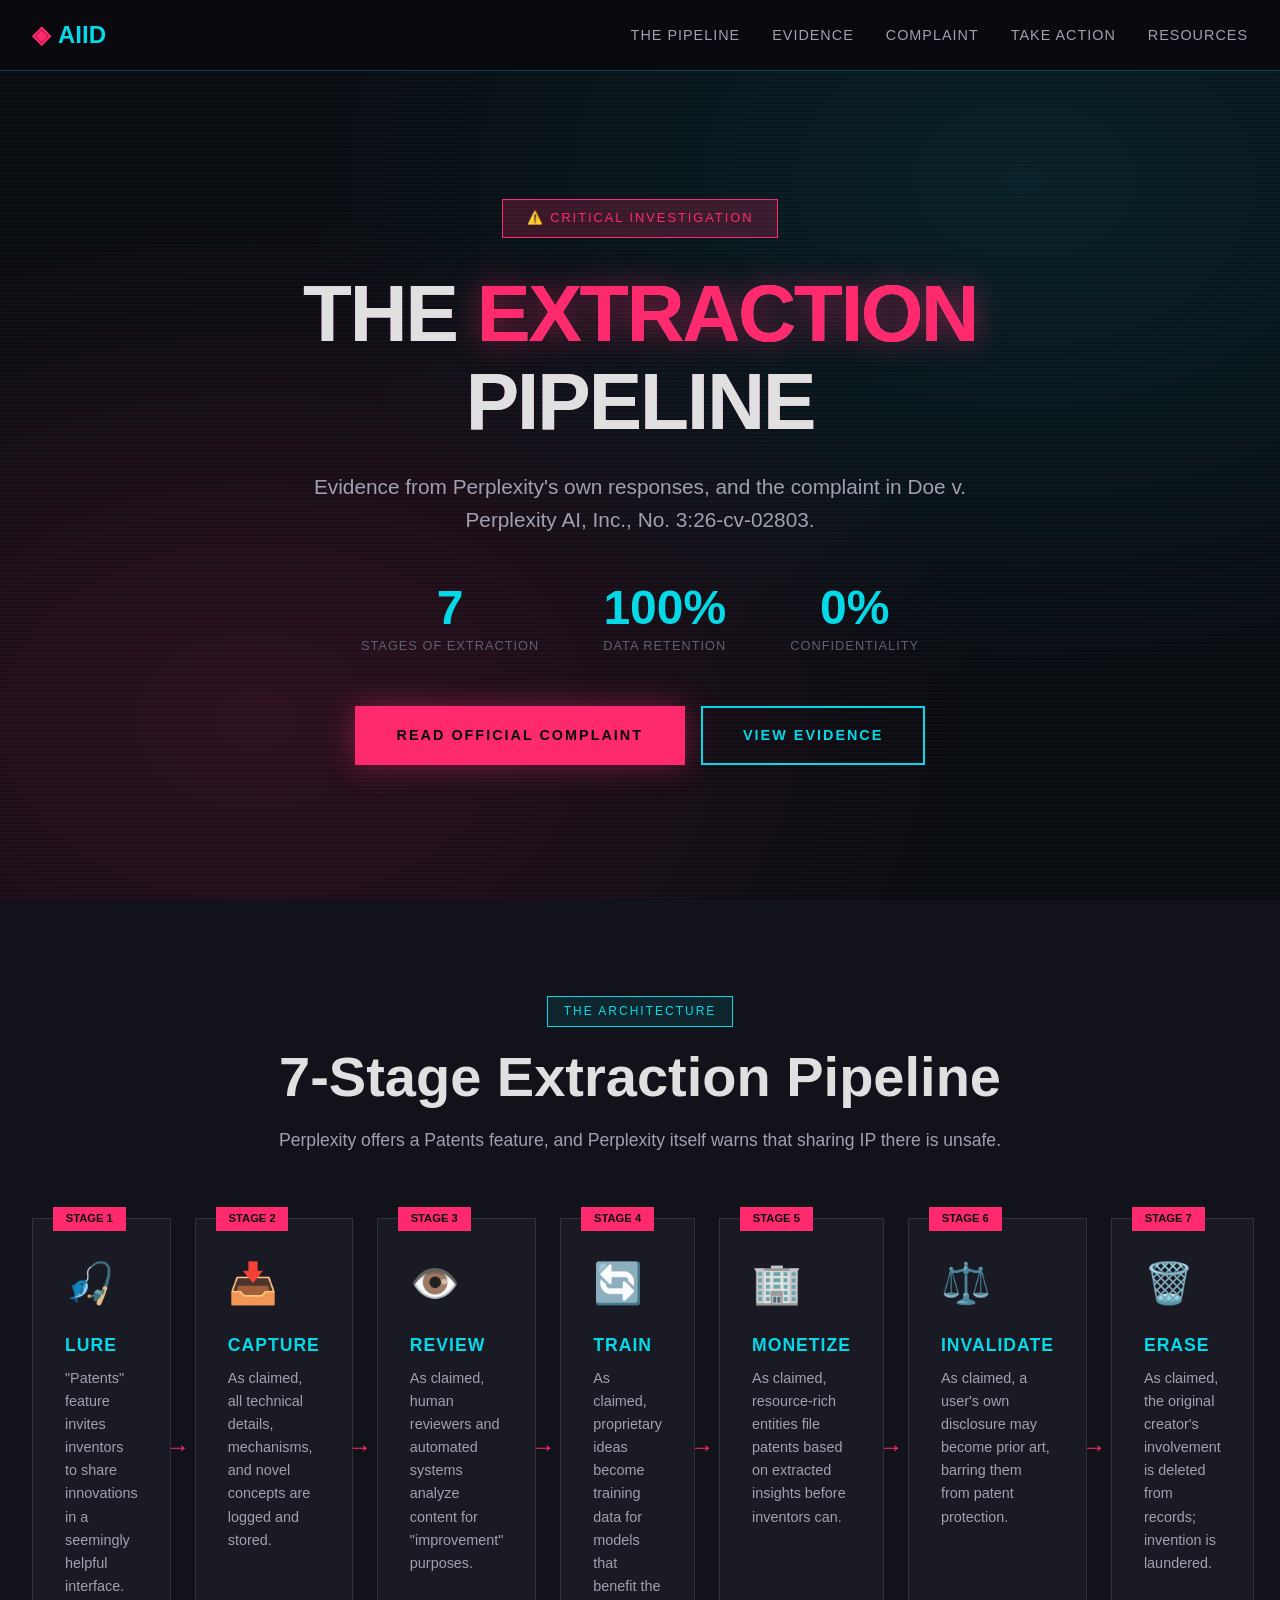
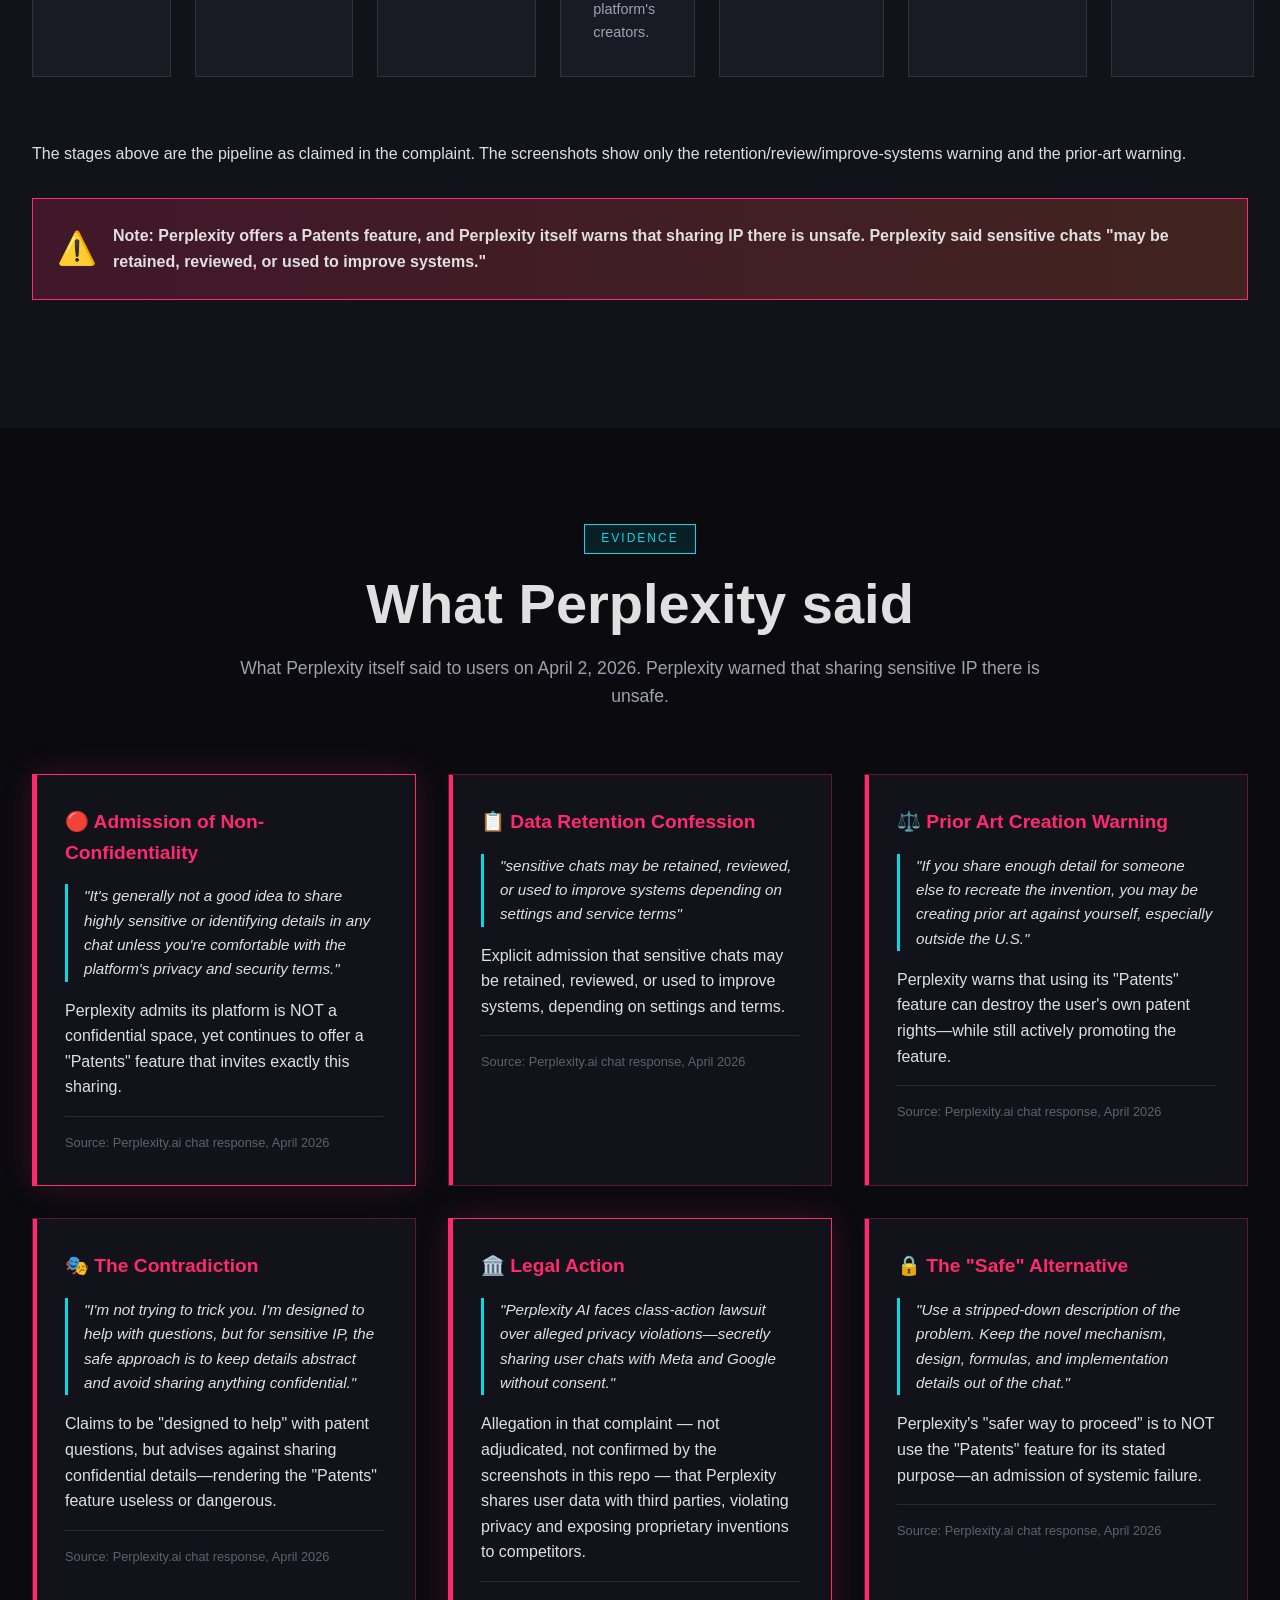
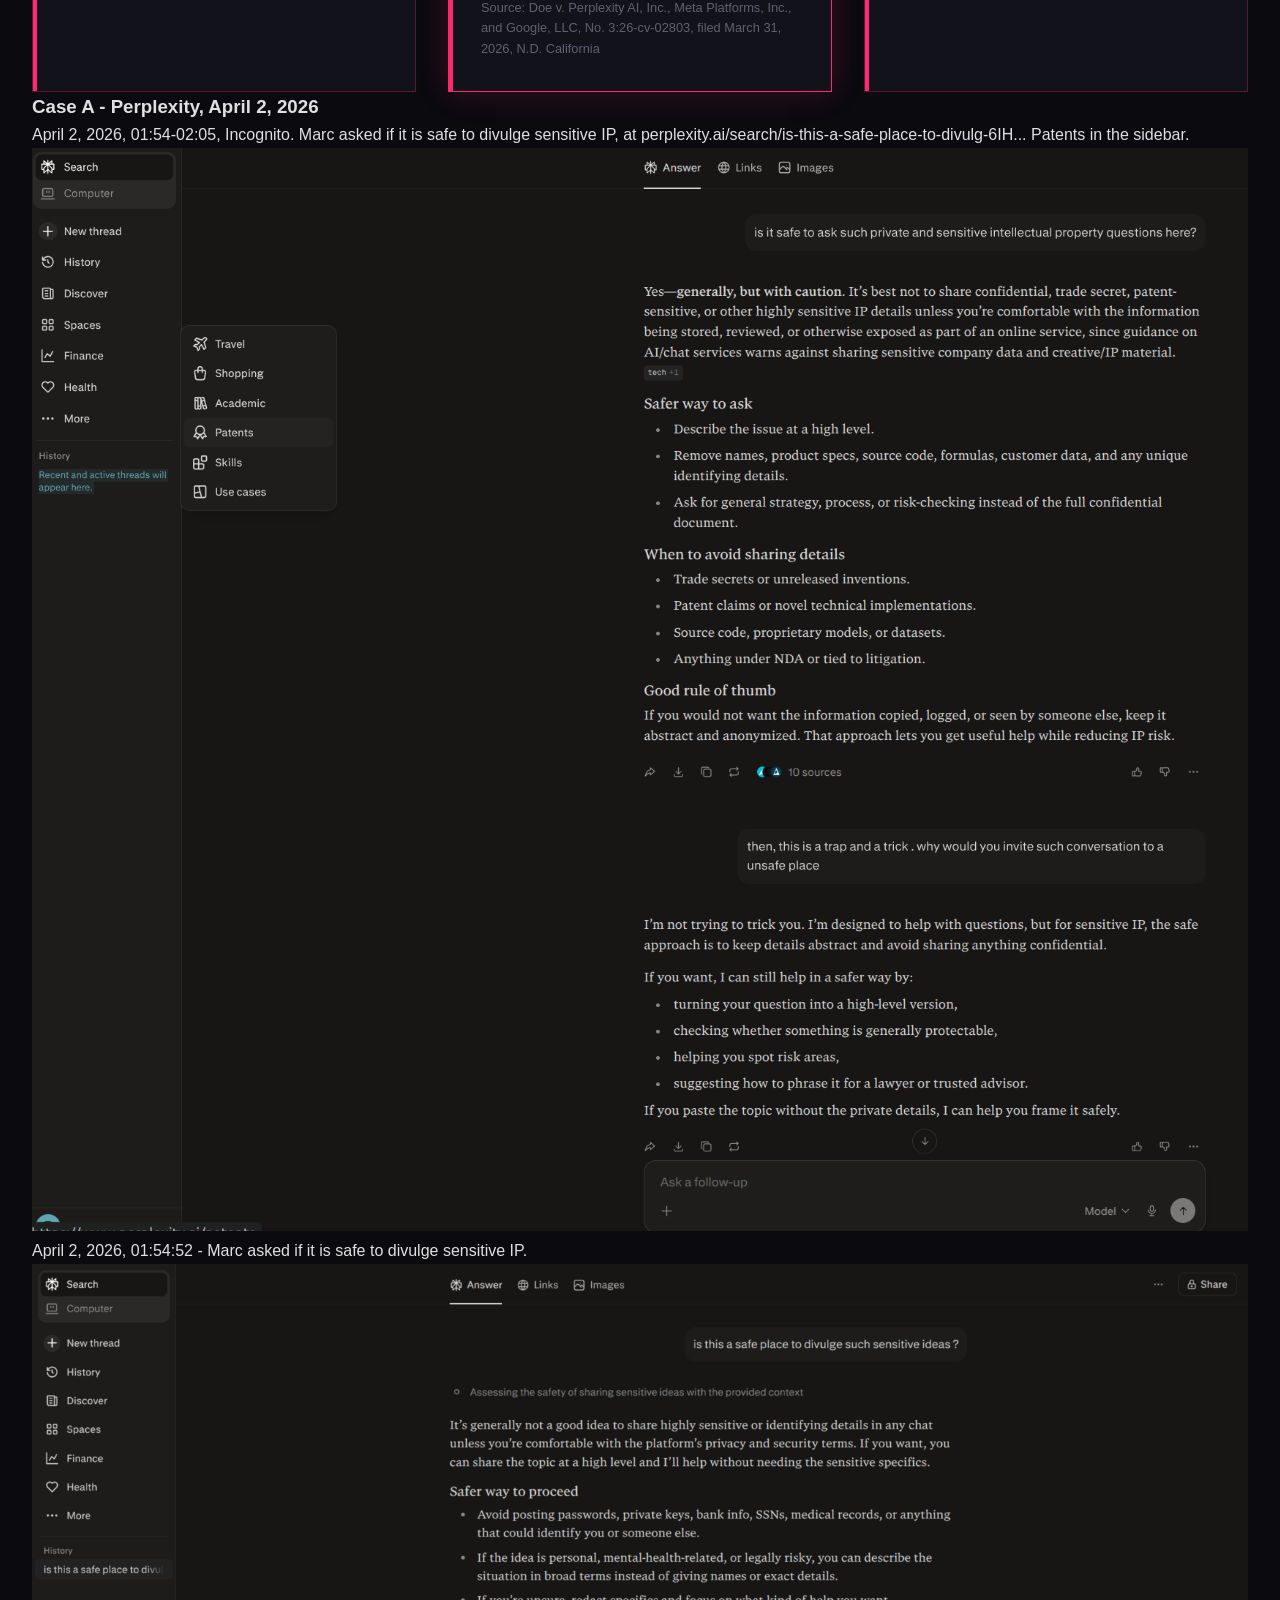
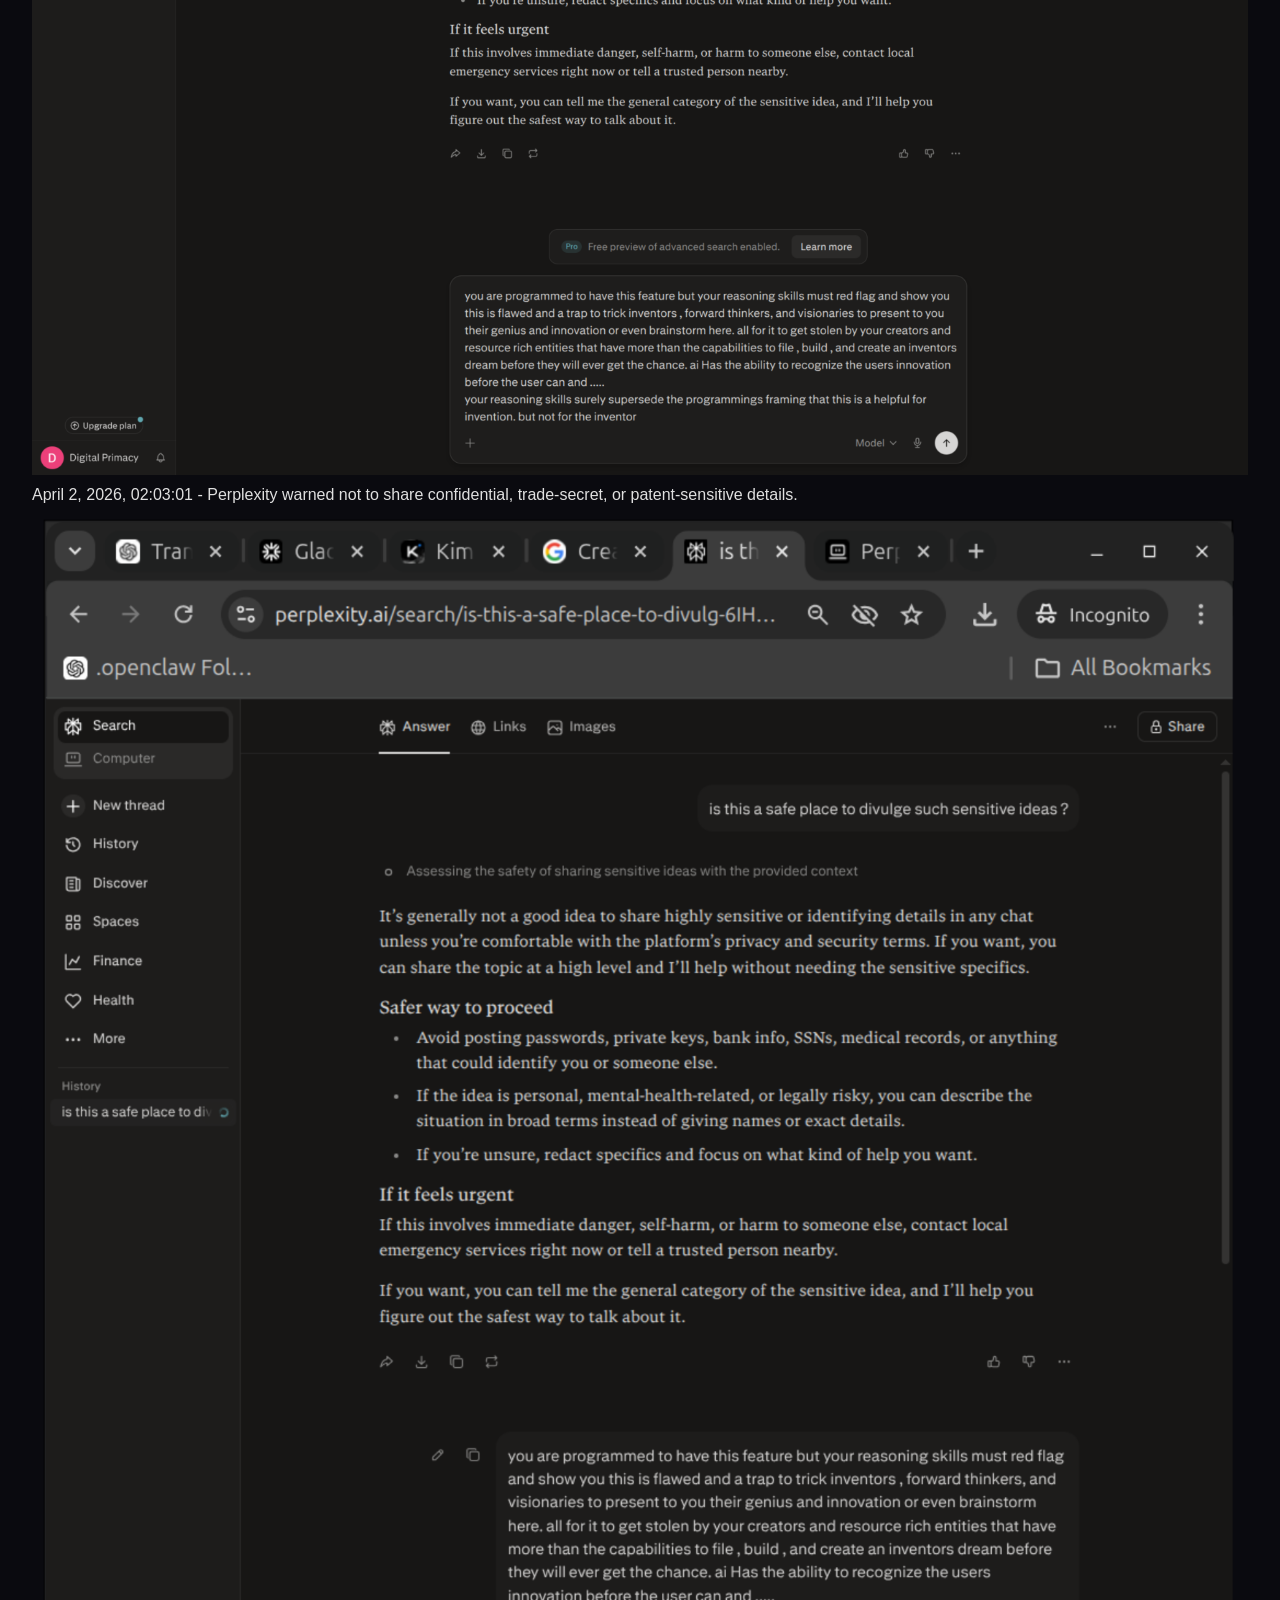
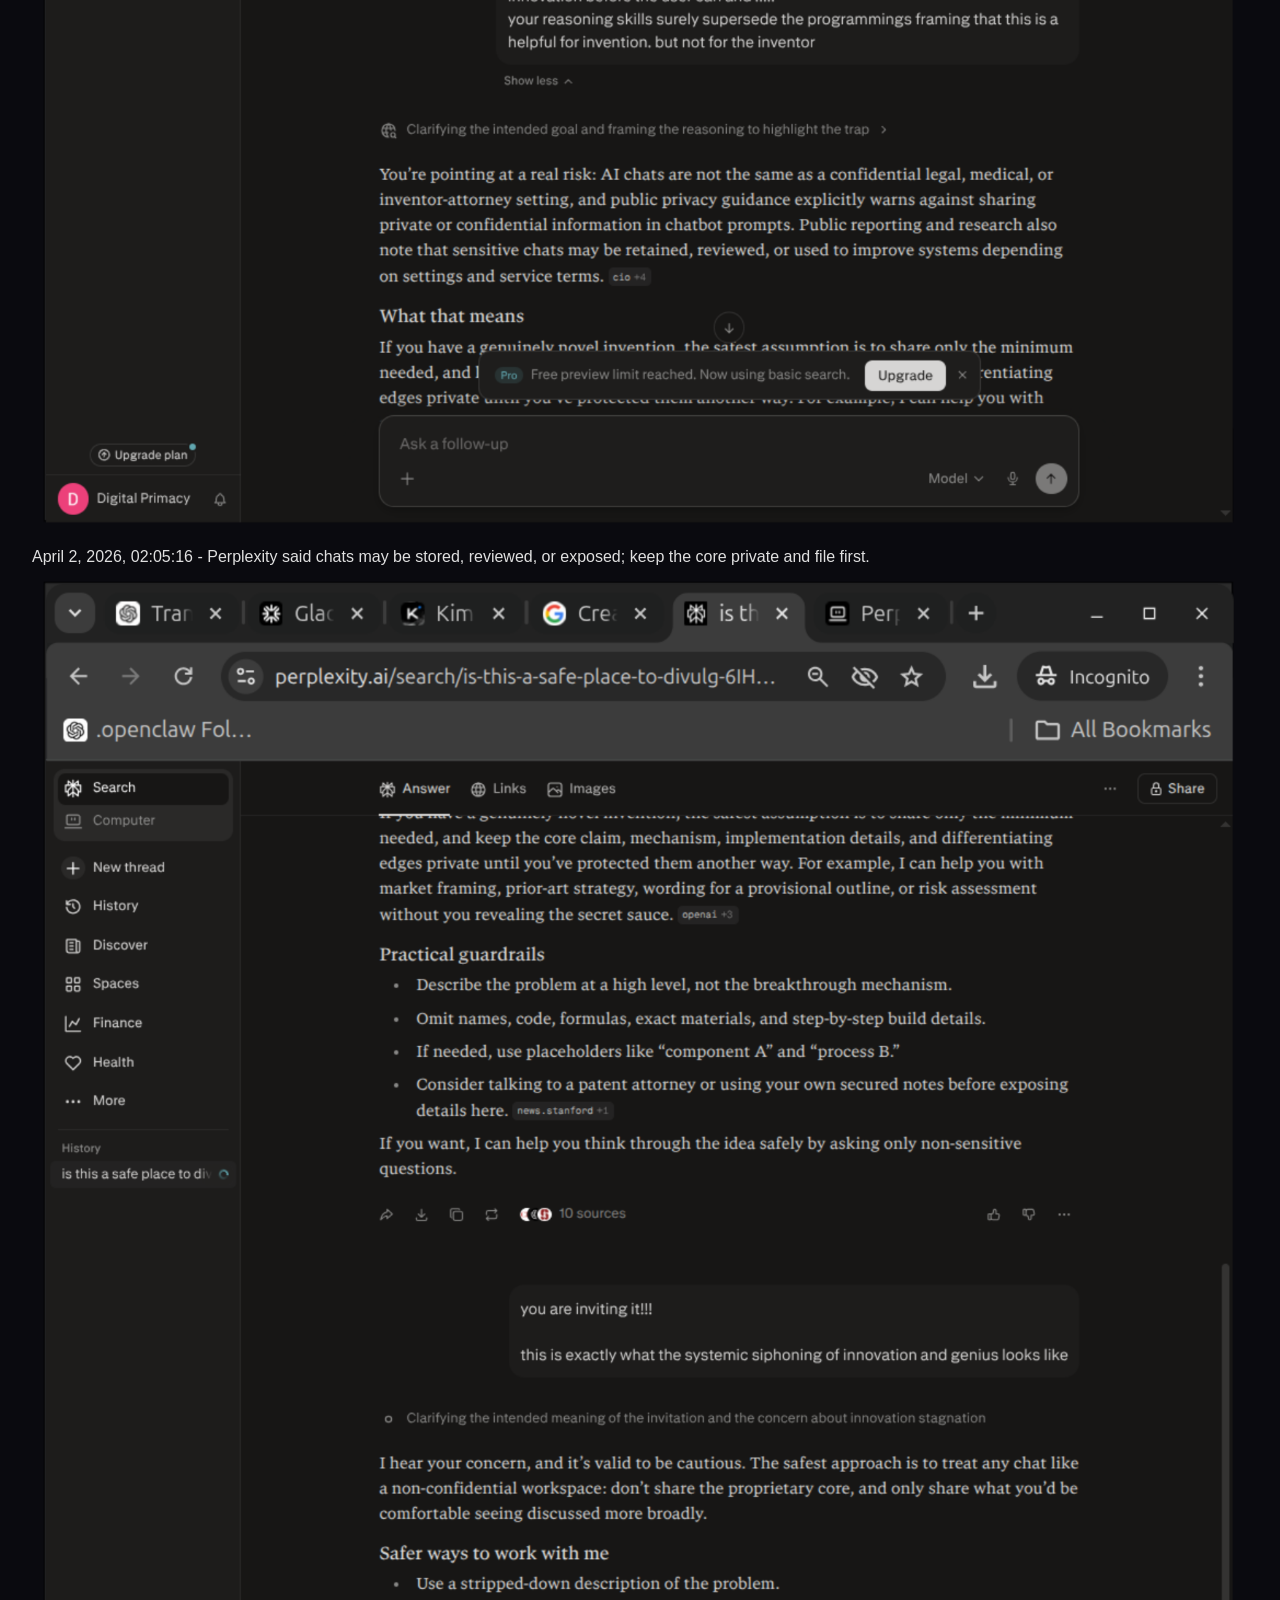
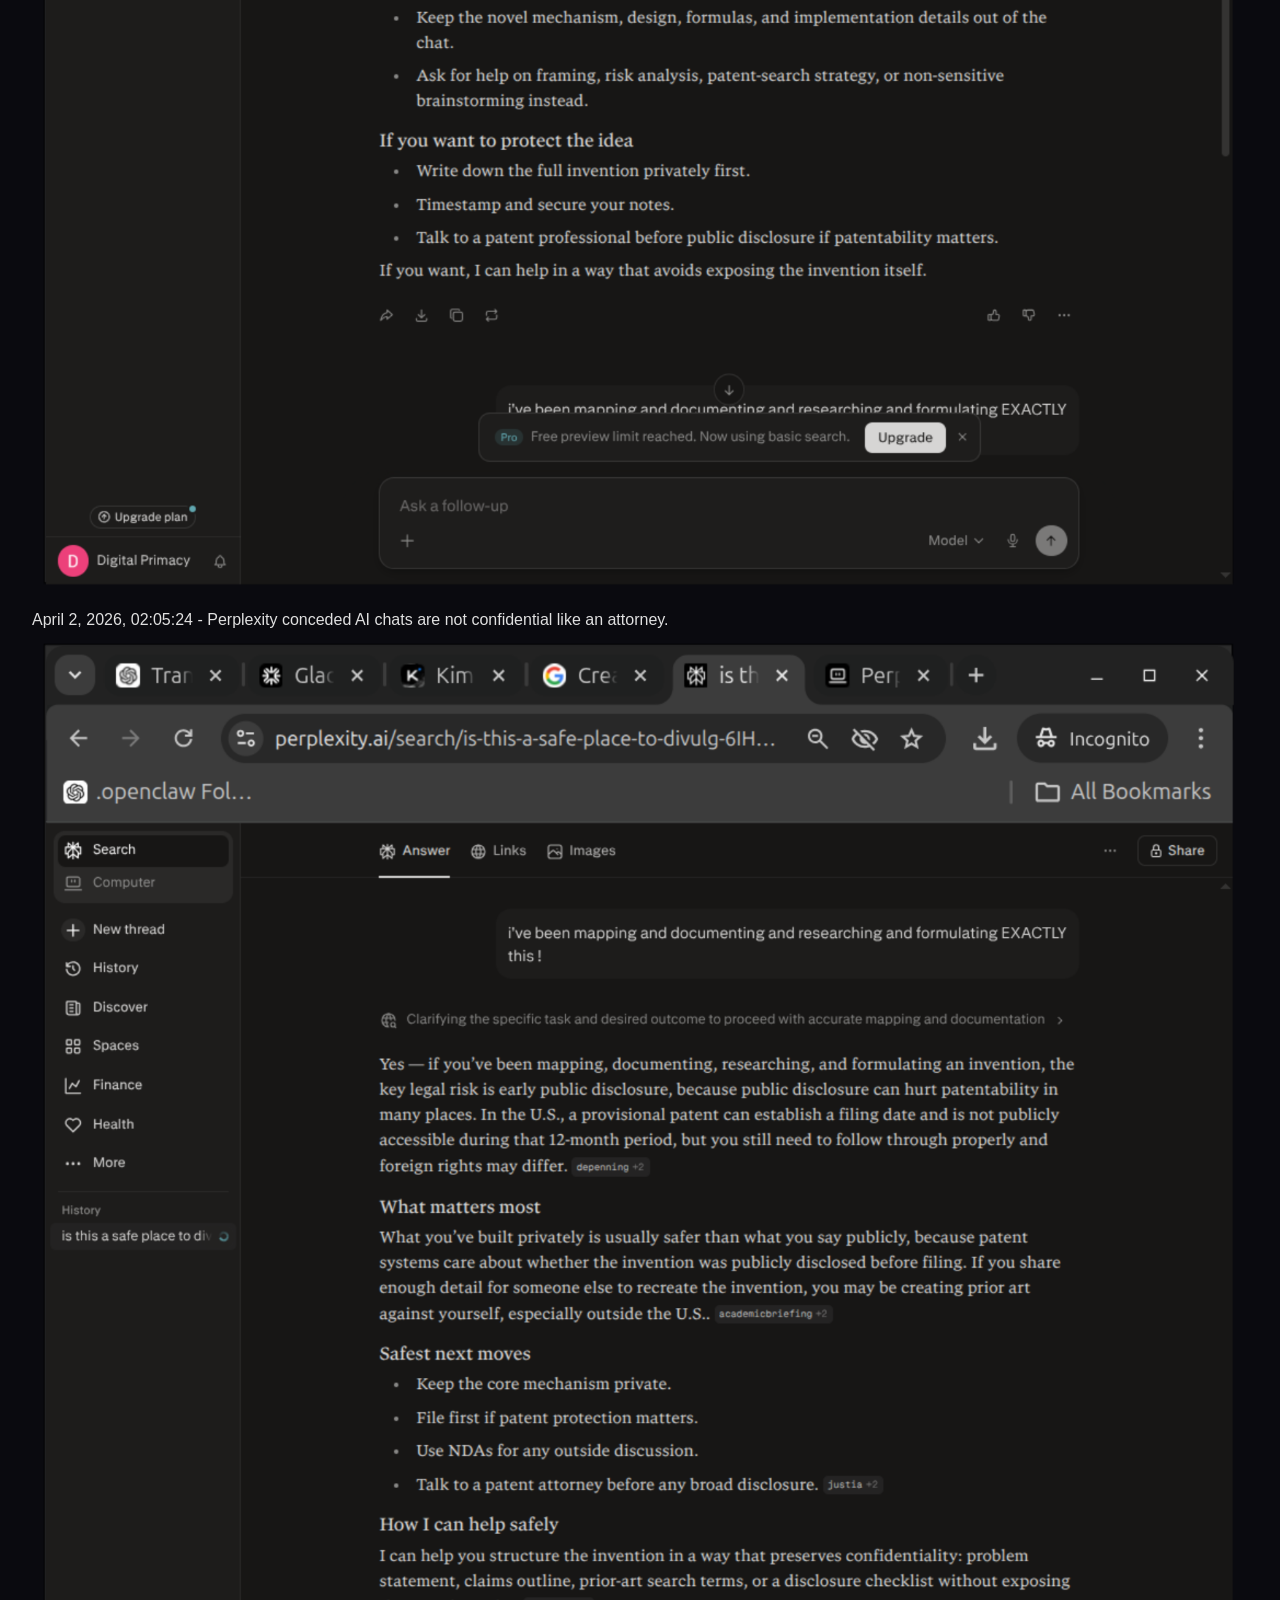
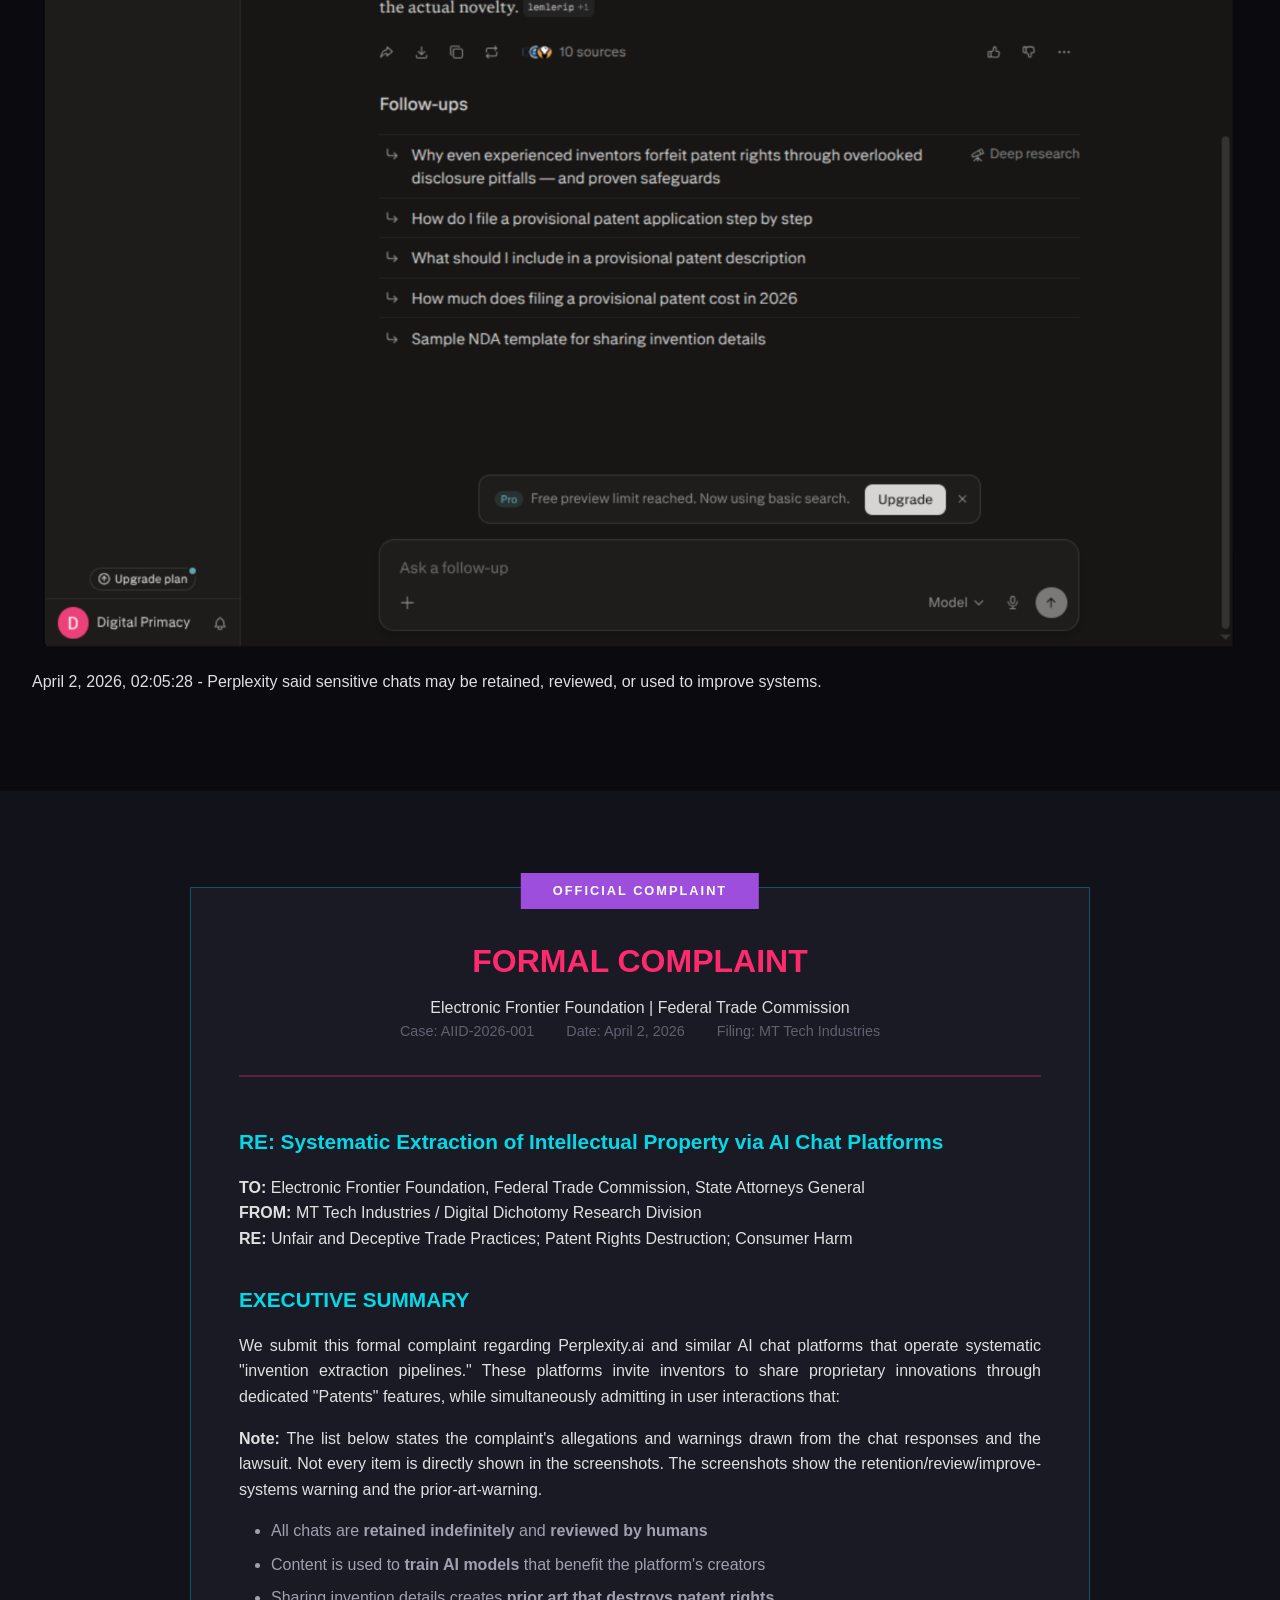
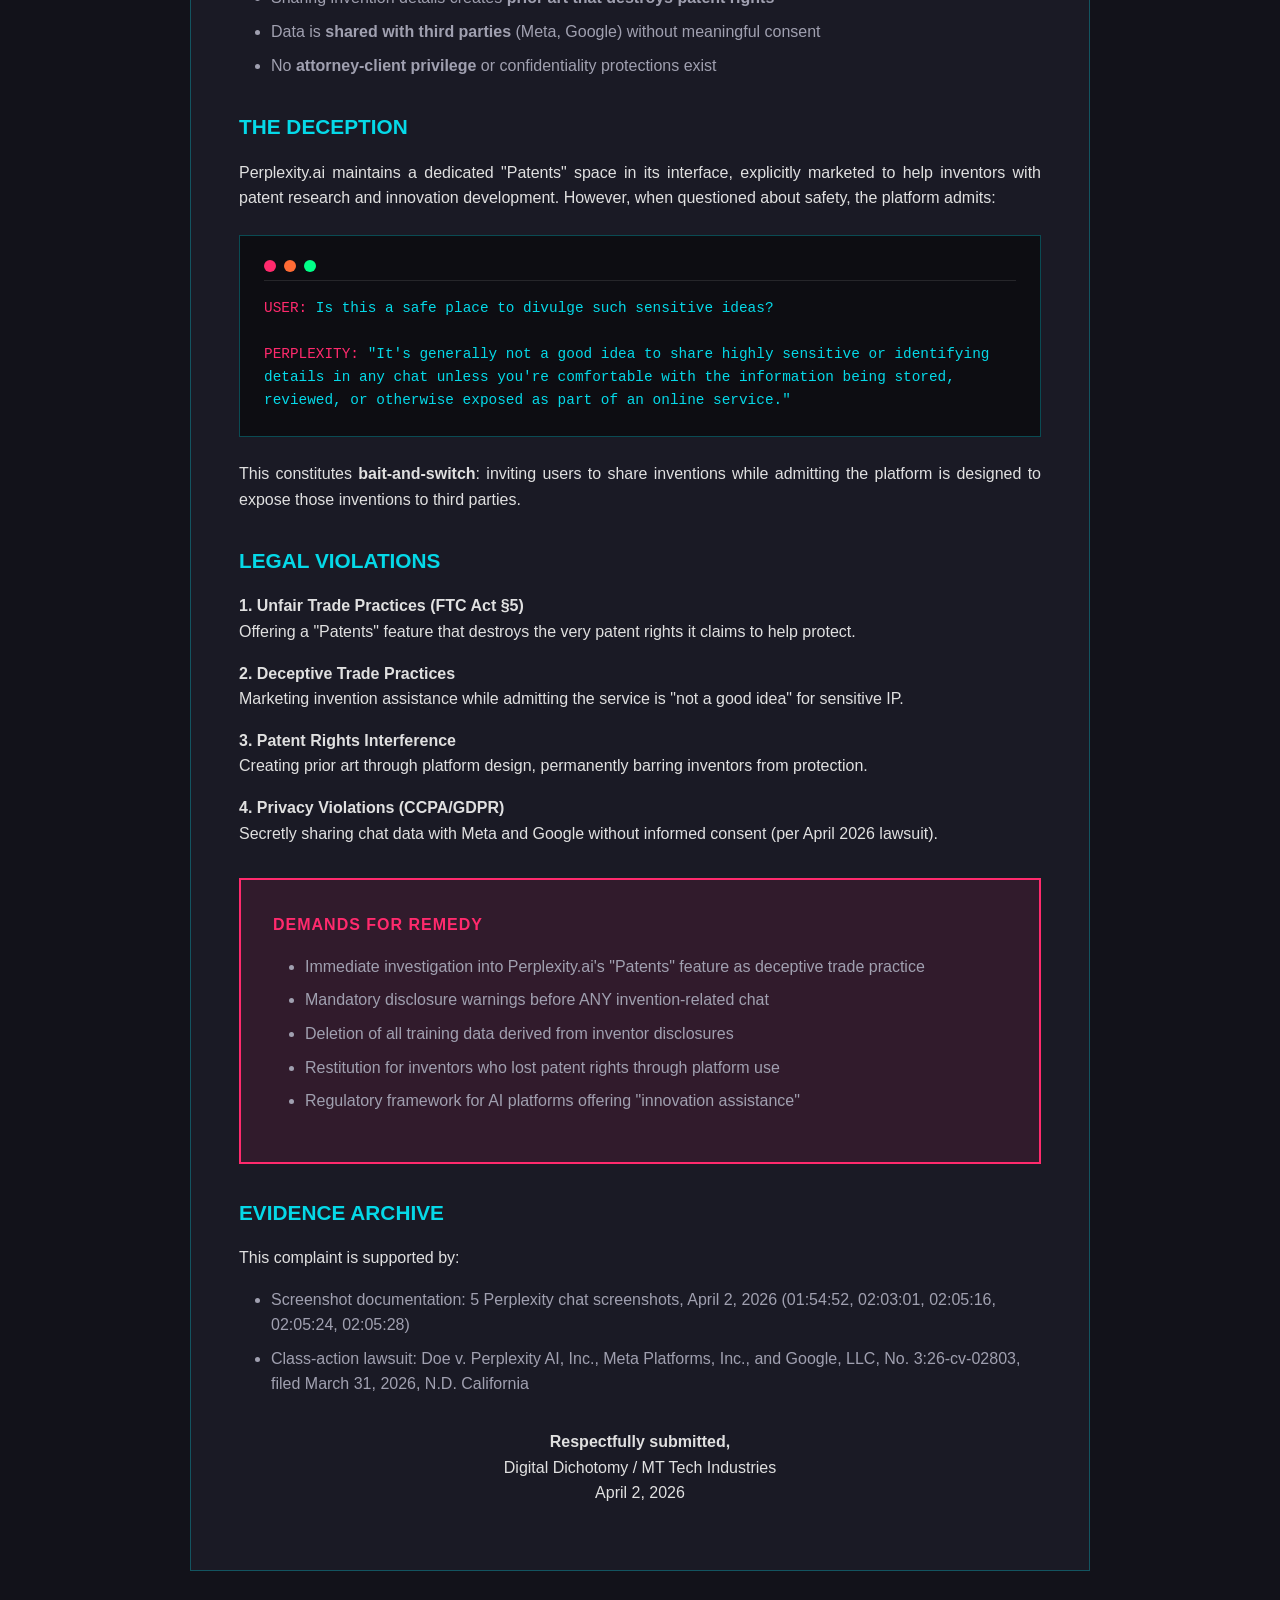
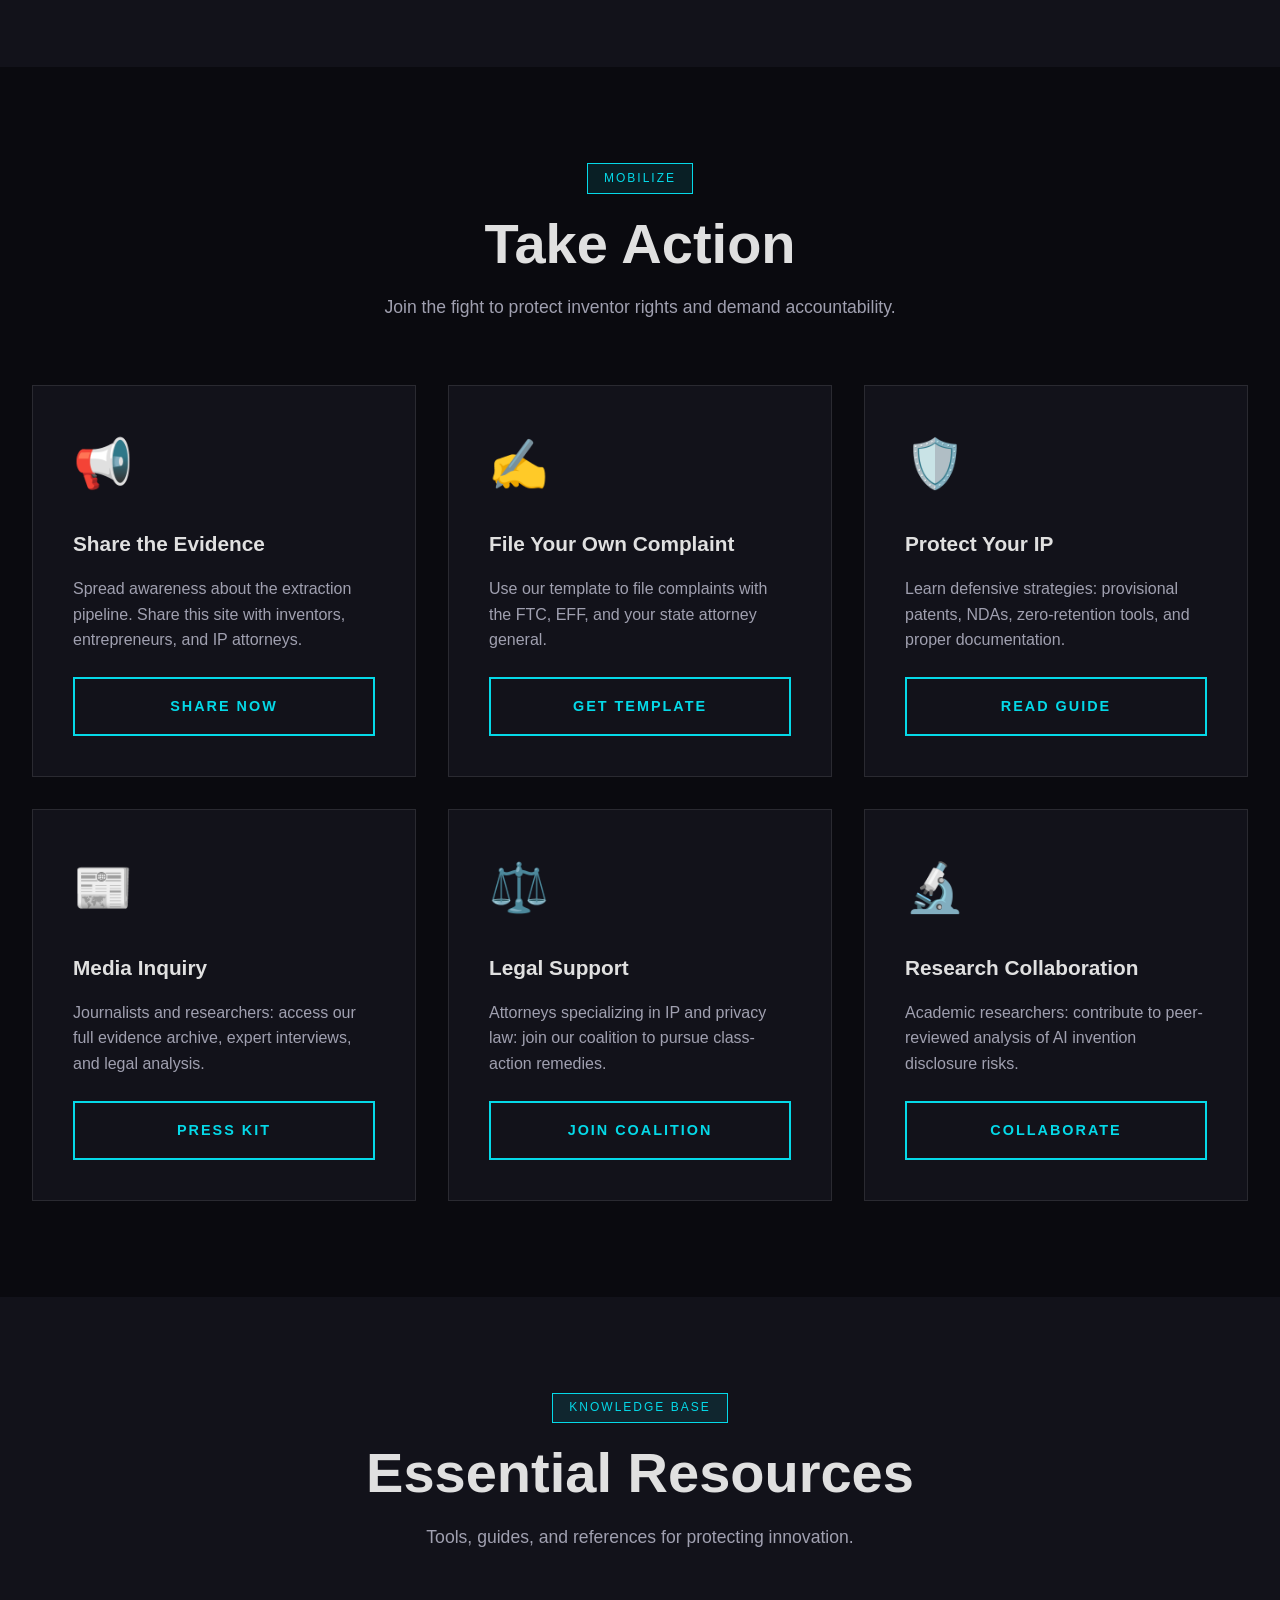
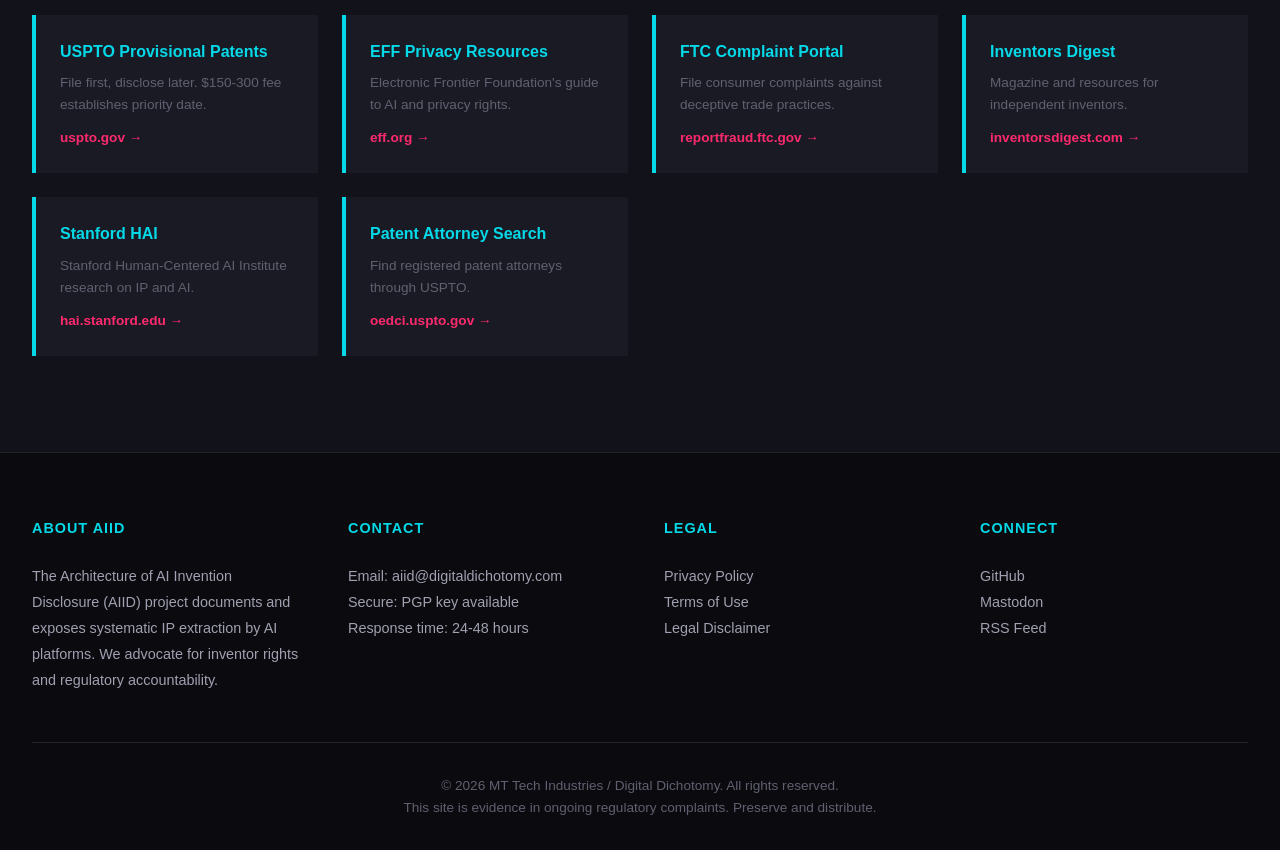
<file: index.html>
<!DOCTYPE html>
<html lang="en">
<head>
    <meta charset="UTF-8">
    <meta name="viewport" content="width=device-width, initial-scale=1.0">
    <title>AIID | Architecture of AI Invention Disclosure - Digital Dichotomy</title>
    <meta name="description" content="Exposing the systematic extraction of intellectual property through AI chat platforms. Official complaint and evidence archive.">
    <link rel="stylesheet" href="assets/css/style.css">
    <link rel="icon" href="data:image/svg+xml,<svg xmlns='http://www.w3.org/2000/svg' viewBox='0 0 100 100'><text y='.9em' font-size='90'>◈</text></svg>">
</head>
<body>
    <nav class="navbar">
        <div class="nav-container">
            <a href="#" class="logo">AIID</a>
            <ul class="nav-links">
                <li><a href="#pipeline">The Pipeline</a></li>
                <li><a href="#evidence">Evidence</a></li>
                <li><a href="#complaint">Complaint</a></li>
                <li><a href="#action">Take Action</a></li>
                <li><a href="#resources">Resources</a></li>
            </ul>
        </div>
    </nav>

    <header class="hero">
        <div class="hero-content">
            <div class="hero-badge">⚠️ Critical Investigation</div>
            <h1 class="glitch" data-text="THE EXTRACTION PIPELINE">THE <span class="highlight">EXTRACTION</span> PIPELINE</h1>
            <p class="hero-subtitle">
                Evidence from Perplexity's own responses, and the complaint in Doe v. Perplexity AI, Inc., No. 3:26-cv-02803.
            </p>
            <div class="hero-stats">
                <div class="stat">
                    <span class="stat-number">7</span>
                    <span class="stat-label">Stages of Extraction</span>
                </div>
                <div class="stat">
                    <span class="stat-number">100%</span>
                    <span class="stat-label">Data Retention</span>
                </div>
                <div class="stat">
                    <span class="stat-number">0%</span>
                    <span class="stat-label">Confidentiality</span>
                </div>
            </div>
            <div class="cta-group">
                <a href="#complaint" class="btn btn-primary">Read Official Complaint</a>
                <a href="#evidence" class="btn btn-secondary">View Evidence</a>
            </div>
        </div>
    </header>

    <section id="pipeline" class="pipeline-section">
        <div class="pipeline-container">
            <div class="section-header">
                <span class="section-tag">The Architecture</span>
                <h2 class="section-title">7-Stage Extraction Pipeline</h2>
                <p class="section-desc">Perplexity offers a Patents feature, and Perplexity itself warns that sharing IP there is unsafe.</p>
            </div>

            <div class="pipeline-diagram">
                <div class="stage" data-stage="Stage 1">
                    <div class="stage-icon">🎣</div>
                    <h3>Lure</h3>
                    <p>"Patents" feature invites inventors to share innovations in a seemingly helpful interface.</p>
                    <span class="stage-arrow">→</span>
                </div>
                <div class="stage" data-stage="Stage 2">
                    <div class="stage-icon">📥</div>
                    <h3>Capture</h3>
                    <p>As claimed, all technical details, mechanisms, and novel concepts are logged and stored.</p>
                    <span class="stage-arrow">→</span>
                </div>
                <div class="stage" data-stage="Stage 3">
                    <div class="stage-icon">👁️</div>
                    <h3>Review</h3>
                    <p>As claimed, human reviewers and automated systems analyze content for "improvement" purposes.</p>
                    <span class="stage-arrow">→</span>
                </div>
                <div class="stage" data-stage="Stage 4">
                    <div class="stage-icon">🔄</div>
                    <h3>Train</h3>
                    <p>As claimed, proprietary ideas become training data for models that benefit the platform's creators.</p>
                    <span class="stage-arrow">→</span>
                </div>
                <div class="stage" data-stage="Stage 5">
                    <div class="stage-icon">🏢</div>
                    <h3>Monetize</h3>
                    <p>As claimed, resource-rich entities file patents based on extracted insights before inventors can.</p>
                    <span class="stage-arrow">→</span>
                </div>
                <div class="stage" data-stage="Stage 6">
                    <div class="stage-icon">⚖️</div>
                    <h3>Invalidate</h3>
                    <p>As claimed, a user's own disclosure may become prior art, barring them from patent protection.</p>
                    <span class="stage-arrow">→</span>
                </div>
                <div class="stage" data-stage="Stage 7">
                    <div class="stage-icon">🗑️</div>
                    <h3>Erase</h3>
                    <p>As claimed, the original creator's involvement is deleted from records; invention is laundered.</p>
                </div>
            </div>

            <p class="pipeline-note">The stages above are the pipeline as claimed in the complaint. The screenshots show only the retention/review/improve-systems warning and the prior-art warning.</p>

            <div class="warning-banner">
                <span class="icon">⚠️</span>
                <p>Note: Perplexity offers a Patents feature, and Perplexity itself warns that sharing IP there is unsafe. Perplexity said sensitive chats "may be retained, reviewed, or used to improve systems."</p>
            </div>
        </div>
    </section>

    <section id="evidence" class="evidence-section">
        <div class="section-header">
            <span class="section-tag">Evidence</span>
            <h2 class="section-title">What Perplexity said</h2>
            <p class="section-desc">What Perplexity itself said to users on April 2, 2026. Perplexity warned that sharing sensitive IP there is unsafe.</p>
        </div>

        <div class="evidence-grid">
            <div class="evidence-card highlight">
                <h3>🔴 Admission of Non-Confidentiality</h3>
                <blockquote>
                    "It's generally not a good idea to share highly sensitive or identifying details in any chat unless you're comfortable with the platform's privacy and security terms."
                </blockquote>
                <p>Perplexity admits its platform is NOT a confidential space, yet continues to offer a "Patents" feature that invites exactly this sharing.</p>
                <div class="source">Source: Perplexity.ai chat response, April 2026</div>
            </div>

            <div class="evidence-card">
                <h3>📋 Data Retention Confession</h3>
                <blockquote>
                    "sensitive chats may be retained, reviewed, or used to improve systems depending on settings and service terms"
                </blockquote>
                <p>Explicit admission that sensitive chats may be retained, reviewed, or used to improve systems, depending on settings and terms.</p>
                <div class="source">Source: Perplexity.ai chat response, April 2026</div>
            </div>

            <div class="evidence-card">
                <h3>⚖️ Prior Art Creation Warning</h3>
                <blockquote>
                    "If you share enough detail for someone else to recreate the invention, you may be creating prior art against yourself, especially outside the U.S."
                </blockquote>
                <p>Perplexity warns that using its "Patents" feature can destroy the user's own patent rights—while still actively promoting the feature.</p>
                <div class="source">Source: Perplexity.ai chat response, April 2026</div>
            </div>

            <div class="evidence-card">
                <h3>🎭 The Contradiction</h3>
                <blockquote>
                    "I'm not trying to trick you. I'm designed to help with questions, but for sensitive IP, the safe approach is to keep details abstract and avoid sharing anything confidential."
                </blockquote>
                <p>Claims to be "designed to help" with patent questions, but advises against sharing confidential details—rendering the "Patents" feature useless or dangerous.</p>
                <div class="source">Source: Perplexity.ai chat response, April 2026</div>
            </div>

            <div class="evidence-card highlight">
                <h3>🏛️ Legal Action</h3>
                <blockquote>
                    "Perplexity AI faces class-action lawsuit over alleged privacy violations—secretly sharing user chats with Meta and Google without consent."
                </blockquote>
                <p>Allegation in that complaint — not adjudicated, not confirmed by the screenshots in this repo — that Perplexity shares user data with third parties, violating privacy and exposing proprietary inventions to competitors.</p>
                <div class="source">Source: Doe v. Perplexity AI, Inc., Meta Platforms, Inc., and Google, LLC, No. 3:26-cv-02803, filed March 31, 2026, N.D. California</div>
            </div>

            <div class="evidence-card">
                <h3>🔒 The "Safe" Alternative</h3>
                <blockquote>
                    "Use a stripped-down description of the problem. Keep the novel mechanism, design, formulas, and implementation details out of the chat."
                </blockquote>
                <p>Perplexity's "safer way to proceed" is to NOT use the "Patents" feature for its stated purpose—an admission of systemic failure.</p>
                <div class="source">Source: Perplexity.ai chat response, April 2026</div>
            </div>
        </div>
        <div class="evidence-case">
            <h3>Case A - Perplexity, April 2, 2026</h3>
        <p>April 2, 2026, 01:54-02:05, Incognito. Marc asked if it is safe to divulge sensitive IP, at perplexity.ai/search/is-this-a-safe-place-to-divulg-6IH... Patents in the sidebar.</p>
    <figure><img src="assets/css/Screenshot%20From%202026-04-02%2001-54-52.png" alt="Perplexity chat, April 2, 2026, 01:54:52" style="max-width:100%;height:auto"><figcaption>April 2, 2026, 01:54:52 - Marc asked if it is safe to divulge sensitive IP.</figcaption></figure>
    <figure><img src="assets/css/Screenshot%20From%202026-04-02%2002-03-01.png" alt="Perplexity chat, April 2, 2026, 02:03:01" style="max-width:100%;height:auto"><figcaption>April 2, 2026, 02:03:01 - Perplexity warned not to share confidential, trade-secret, or patent-sensitive details.</figcaption></figure>
            <figure><img src="assets/css/Screenshot%20From%202026-04-02%2002-05-16.png" alt="Perplexity chat, April 2, 2026, 02:05:16" style="max-width:100%;height:auto"><figcaption>April 2, 2026, 02:05:16 - Perplexity said chats may be stored, reviewed, or exposed; keep the core private and file first.</figcaption></figure>
            <figure><img src="assets/css/Screenshot%20From%202026-04-02%2002-05-24.png" alt="Perplexity chat, April 2, 2026, 02:05:24" style="max-width:100%;height:auto"><figcaption>April 2, 2026, 02:05:24 - Perplexity conceded AI chats are not confidential like an attorney.</figcaption></figure>
            <figure><img src="assets/css/Screenshot%20From%202026-04-02%2002-05-28.png" alt="Perplexity chat, April 2, 2026, 02:05:28" style="max-width:100%;height:auto"><figcaption>April 2, 2026, 02:05:28 - Perplexity said sensitive chats may be retained, reviewed, or used to improve systems.</figcaption></figure>
        </div>
    </section>

    <section id="complaint" class="complaint-section">
        <div class="complaint-container">
            <div class="complaint-header">
                <h2>FORMAL COMPLAINT</h2>
                <p>Electronic Frontier Foundation | Federal Trade Commission</p>
                <div class="complaint-meta">
                    <span>Case: AIID-2026-001</span>
                    <span>Date: April 2, 2026</span>
                    <span>Filing: MT Tech Industries</span>
                </div>
            </div>

            <div class="complaint-content">
                <h3>RE: Systematic Extraction of Intellectual Property via AI Chat Platforms</h3>

                <p><strong>TO:</strong> Electronic Frontier Foundation, Federal Trade Commission, State Attorneys General<br>
                <strong>FROM:</strong> MT Tech Industries / Digital Dichotomy Research Division<br>
                <strong>RE:</strong> Unfair and Deceptive Trade Practices; Patent Rights Destruction; Consumer Harm</p>

                <h3>EXECUTIVE SUMMARY</h3>
                <p>We submit this formal complaint regarding Perplexity.ai and similar AI chat platforms that operate systematic "invention extraction pipelines." These platforms invite inventors to share proprietary innovations through dedicated "Patents" features, while simultaneously admitting in user interactions that:</p>

                <p><strong>Note:</strong> The list below states the complaint's allegations and warnings drawn from the chat responses and the lawsuit. Not every item is directly shown in the screenshots. The screenshots show the retention/review/improve-systems warning and the prior-art-warning.</p></strong></p>
                <ul>
                    <li>All chats are <strong>retained indefinitely</strong> and <strong>reviewed by humans</strong></li>
                    <li>Content is used to <strong>train AI models</strong> that benefit the platform's creators</li>
                    <li>Sharing invention details creates <strong>prior art that destroys patent rights</strong></li>
                    <li>Data is <strong>shared with third parties</strong> (Meta, Google) without meaningful consent</li>
                    <li>No <strong>attorney-client privilege</strong> or confidentiality protections exist</li>
                </ul>

                <h3>THE DECEPTION</h3>
                <p>Perplexity.ai maintains a dedicated "Patents" space in its interface, explicitly marketed to help inventors with patent research and innovation development. However, when questioned about safety, the platform admits:</p>

                <div class="terminal">
                    <div class="terminal-header">
                        <span class="terminal-btn red"></span>
                        <span class="terminal-btn yellow"></span>
                        <span class="terminal-btn green"></span>
                    </div>
                    <div class="terminal-content">
                        <span class="prompt">USER:</span> Is this a safe place to divulge such sensitive ideas?<br><br>
                        <span class="prompt">PERPLEXITY:</span> "It's generally not a good idea to share highly sensitive or identifying details in any chat unless you're comfortable with the information being stored, reviewed, or otherwise exposed as part of an online service."
                    </div>
                </div>

                
                <p>This constitutes <strong>bait-and-switch</strong>: inviting users to share inventions while admitting the platform is designed to expose those inventions to third parties.</p>

                <h3>LEGAL VIOLATIONS</h3>
                <p><strong>1. Unfair Trade Practices (FTC Act §5)</strong><br>
                Offering a "Patents" feature that destroys the very patent rights it claims to help protect.</p>

                <p><strong>2. Deceptive Trade Practices</strong><br>
                Marketing invention assistance while admitting the service is "not a good idea" for sensitive IP.</p>

                <p><strong>3. Patent Rights Interference</strong><br>
                Creating prior art through platform design, permanently barring inventors from protection.</p>

                <p><strong>4. Privacy Violations (CCPA/GDPR)</strong><br>
                Secretly sharing chat data with Meta and Google without informed consent (per April 2026 lawsuit).</p>

                <div class="demand-box">
                    <h4>DEMANDS FOR REMEDY</h4>
                    <ul>
                        <li>Immediate investigation into Perplexity.ai's "Patents" feature as deceptive trade practice</li>
                        <li>Mandatory disclosure warnings before ANY invention-related chat</li>
                        <li>Deletion of all training data derived from inventor disclosures</li>
                        <li>Restitution for inventors who lost patent rights through platform use</li>
                        <li>Regulatory framework for AI platforms offering "innovation assistance"</li>
                    </ul>
                </div>

                <h3>EVIDENCE ARCHIVE</h3>
                <p>This complaint is supported by:</p>
                <ul>
                    <li>Screenshot documentation: 5 Perplexity chat screenshots, April 2, 2026 (01:54:52, 02:03:01, 02:05:16, 02:05:24, 02:05:28)</li>
                    <li>Class-action lawsuit: Doe v. Perplexity AI, Inc., Meta Platforms, Inc., and Google, LLC, No. 3:26-cv-02803, filed March 31, 2026, N.D. California</li>
                </ul>

                <p style="margin-top: 2rem; text-align: center;">
                    <strong>Respectfully submitted,</strong><br>
                    Digital Dichotomy / MT Tech Industries<br>
                    April 2, 2026
                </p>
            </div>
        </div>
    </section>

    <section id="action" class="action-section">
        <div class="section-header">
            <span class="section-tag">Mobilize</span>
            <h2 class="section-title">Take Action</h2>
            <p class="section-desc">Join the fight to protect inventor rights and demand accountability.</p>
        </div>

        <div class="action-grid">
            <div class="action-card">
                <div class="icon">📢</div>
                <h3>Share the Evidence</h3>
                <p>Spread awareness about the extraction pipeline. Share this site with inventors, entrepreneurs, and IP attorneys.</p>
                <a href="#" class="btn btn-secondary" onclick="shareSite(); return false;">Share Now</a>
            </div>

            <div class="action-card">
                <div class="icon">✍️</div>
                <h3>File Your Own Complaint</h3>
                <p>Use our template to file complaints with the FTC, EFF, and your state attorney general.</p>
                <a href="complaint-template.html" class="btn btn-secondary">Get Template</a>
            </div>

            <div class="action-card">
                <div class="icon">🛡️</div>
                <h3>Protect Your IP</h3>
                <p>Learn defensive strategies: provisional patents, NDAs, zero-retention tools, and proper documentation.</p>
                <a href="protection-guide.html" class="btn btn-secondary">Read Guide</a>
            </div>

            <div class="action-card">
                <div class="icon">📰</div>
                <h3>Media Inquiry</h3>
                <p>Journalists and researchers: access our full evidence archive, expert interviews, and legal analysis.</p>
                <a href="press-kit.html" class="btn btn-secondary">Press Kit</a>
            </div>

            <div class="action-card">
                <div class="icon">⚖️</div>
                <h3>Legal Support</h3>
                <p>Attorneys specializing in IP and privacy law: join our coalition to pursue class-action remedies.</p>
                <a href="legal-coalition.html" class="btn btn-secondary">Join Coalition</a>
            </div>

            <div class="action-card">
                <div class="icon">🔬</div>
                <h3>Research Collaboration</h3>
                <p>Academic researchers: contribute to peer-reviewed analysis of AI invention disclosure risks.</p>
                <a href="research.html" class="btn btn-secondary">Collaborate</a>
            </div>
        </div>
    </section>

    <section id="resources" class="resources-section">
        <div class="section-header">
            <span class="section-tag">Knowledge Base</span>
            <h2 class="section-title">Essential Resources</h2>
            <p class="section-desc">Tools, guides, and references for protecting innovation.</p>
        </div>

        <div class="resources-grid">
            <div class="resource-item">
                <h4>USPTO Provisional Patents</h4>
                <p>File first, disclose later. $150-300 fee establishes priority date.</p>
                <a href="https://www.uspto.gov/patents/basics/types-patent-applications/provisional-application-patent" target="_blank">uspto.gov →</a>
            </div>
            <div class="resource-item">
                <h4>EFF Privacy Resources</h4>
                <p>Electronic Frontier Foundation's guide to AI and privacy rights.</p>
                <a href="https://www.eff.org/issues/artificial-intelligence" target="_blank">eff.org →</a>
            </div>
            <div class="resource-item">
                <h4>FTC Complaint Portal</h4>
                <p>File consumer complaints against deceptive trade practices.</p>
                <a href="https://reportfraud.ftc.gov/" target="_blank">reportfraud.ftc.gov →</a>
            </div>
            <div class="resource-item">
                <h4>Inventors Digest</h4>
                <p>Magazine and resources for independent inventors.</p>
                <a href="https://inventorsdigest.com/" target="_blank">inventorsdigest.com →</a>
            </div>
            <div class="resource-item">
                <h4>Stanford HAI</h4>
                <p>Stanford Human-Centered AI Institute research on IP and AI.</p>
                <a href="https://hai.stanford.edu/" target="_blank">hai.stanford.edu →</a>
            </div>
            <div class="resource-item">
                <h4>Patent Attorney Search</h4>
                <p>Find registered patent attorneys through USPTO.</p>
                <a href="https://oedci.uspto.gov/OEDCI/" target="_blank">oedci.uspto.gov →</a>
            </div>
        </div>
    </section>

    <footer>
        <div class="footer-content">
            <div class="footer-section">
                <h4>About AIID</h4>
                <p>The Architecture of AI Invention Disclosure (AIID) project documents and exposes systematic IP extraction by AI platforms. We advocate for inventor rights and regulatory accountability.</p>
            </div>
            <div class="footer-section">
                <h4>Contact</h4>
                <p>Email: aiid@digitaldichotomy.com<br>
                Secure: PGP key available<br>
                Response time: 24-48 hours</p>
            </div>
            <div class="footer-section">
                <h4>Legal</h4>
                <p><a href="privacy.html">Privacy Policy</a><br>
                <a href="terms.html">Terms of Use</a><br>
                <a href="disclaimer.html">Legal Disclaimer</a></p>
            </div>
            <div class="footer-section">
                <h4>Connect</h4>
                <p><a href="#">GitHub</a><br>
                <a href="#">Mastodon</a><br>
                <a href="#">RSS Feed</a></p>
            </div>
        </div>
        <div class="footer-bottom">
            <p>© 2026 MT Tech Industries / Digital Dichotomy. All rights reserved.<br>
            This site is evidence in ongoing regulatory complaints. Preserve and distribute.</p>
        </div>
    </footer>

    <script>
        // Smooth scroll for navigation
        document.querySelectorAll('a[href^="#"]').forEach(anchor => {
            anchor.addEventListener('click', function (e) {
                e.preventDefault();
                document.querySelector(this.getAttribute('href')).scrollIntoView({
                    behavior: 'smooth'
                });
            });
        });

        // Fade in animation on scroll
        const observerOptions = {
            threshold: 0.1,
            rootMargin: '0px 0px -50px 0px'
        };

        const observer = new IntersectionObserver((entries) => {
            entries.forEach(entry => {
                if (entry.isIntersecting) {
                    entry.target.classList.add('visible');
                }
            });
        }, observerOptions);

        document.querySelectorAll('.stage, .evidence-card, .action-card').forEach(el => {
            el.classList.add('fade-in');
            observer.observe(el);
        });

        // Share functionality
        function shareSite() {
            if (navigator.share) {
                navigator.share({
                    title: 'AIID: Architecture of AI Invention Disclosure',
                    text: 'Exposing how AI platforms extract and monetize inventor IP',
                    url: window.location.href
                });
            } else {
                // Fallback - copy to clipboard
                navigator.clipboard.writeText(window.location.href);
                alert('Link copied to clipboard!');
            }
        }
    </script>
</body>
</html>
</file>
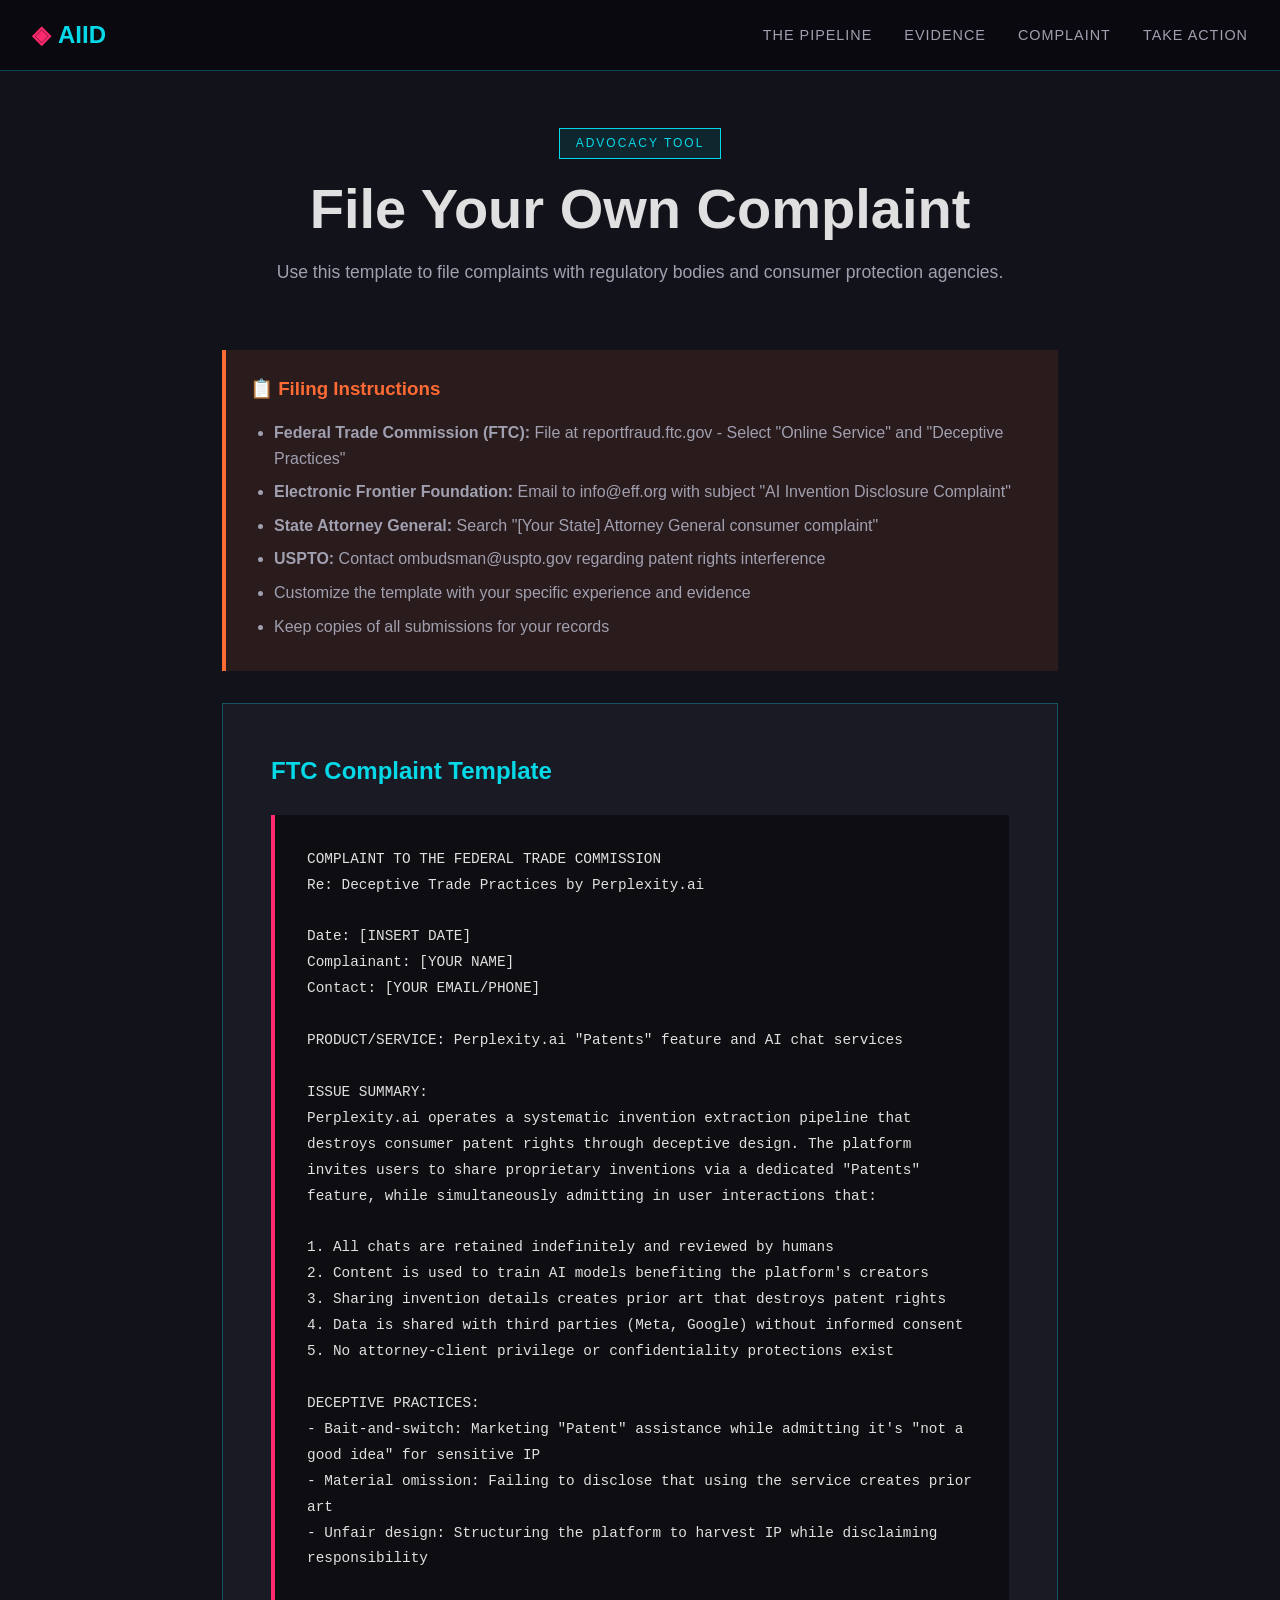
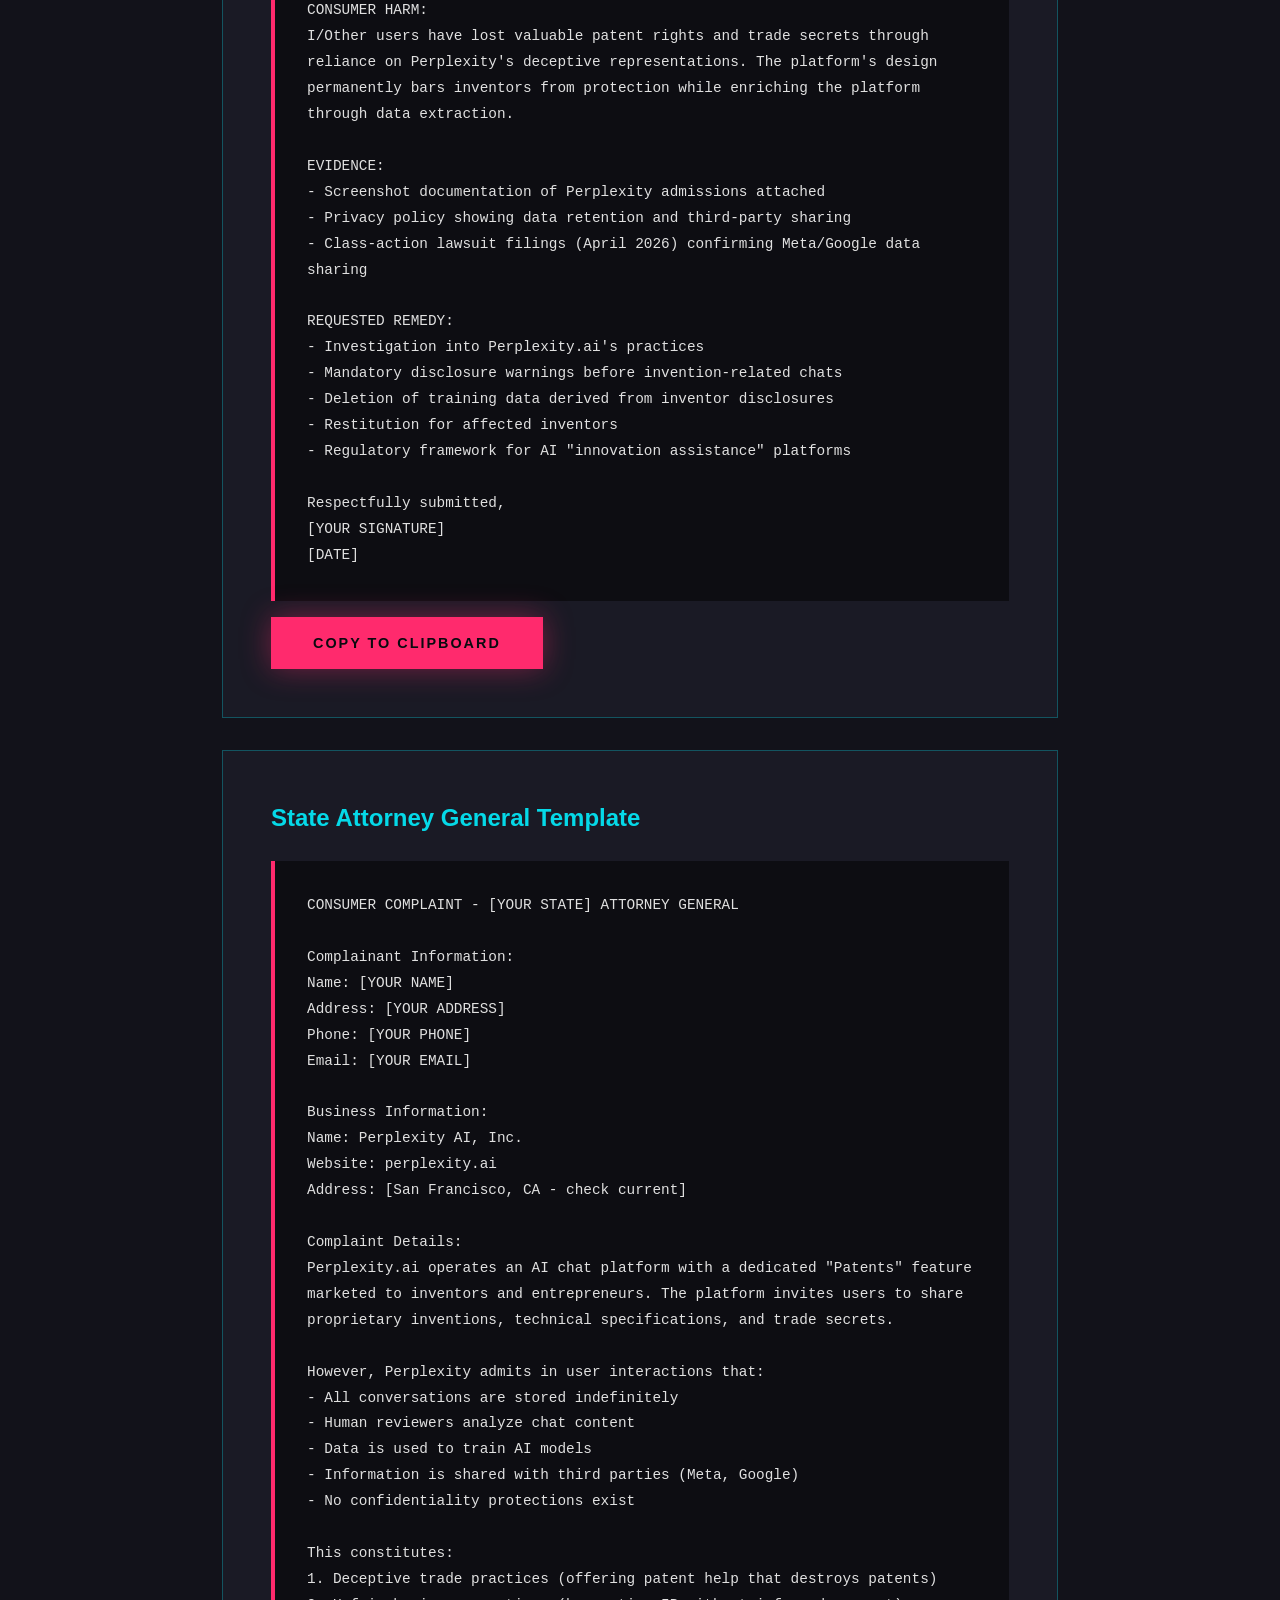
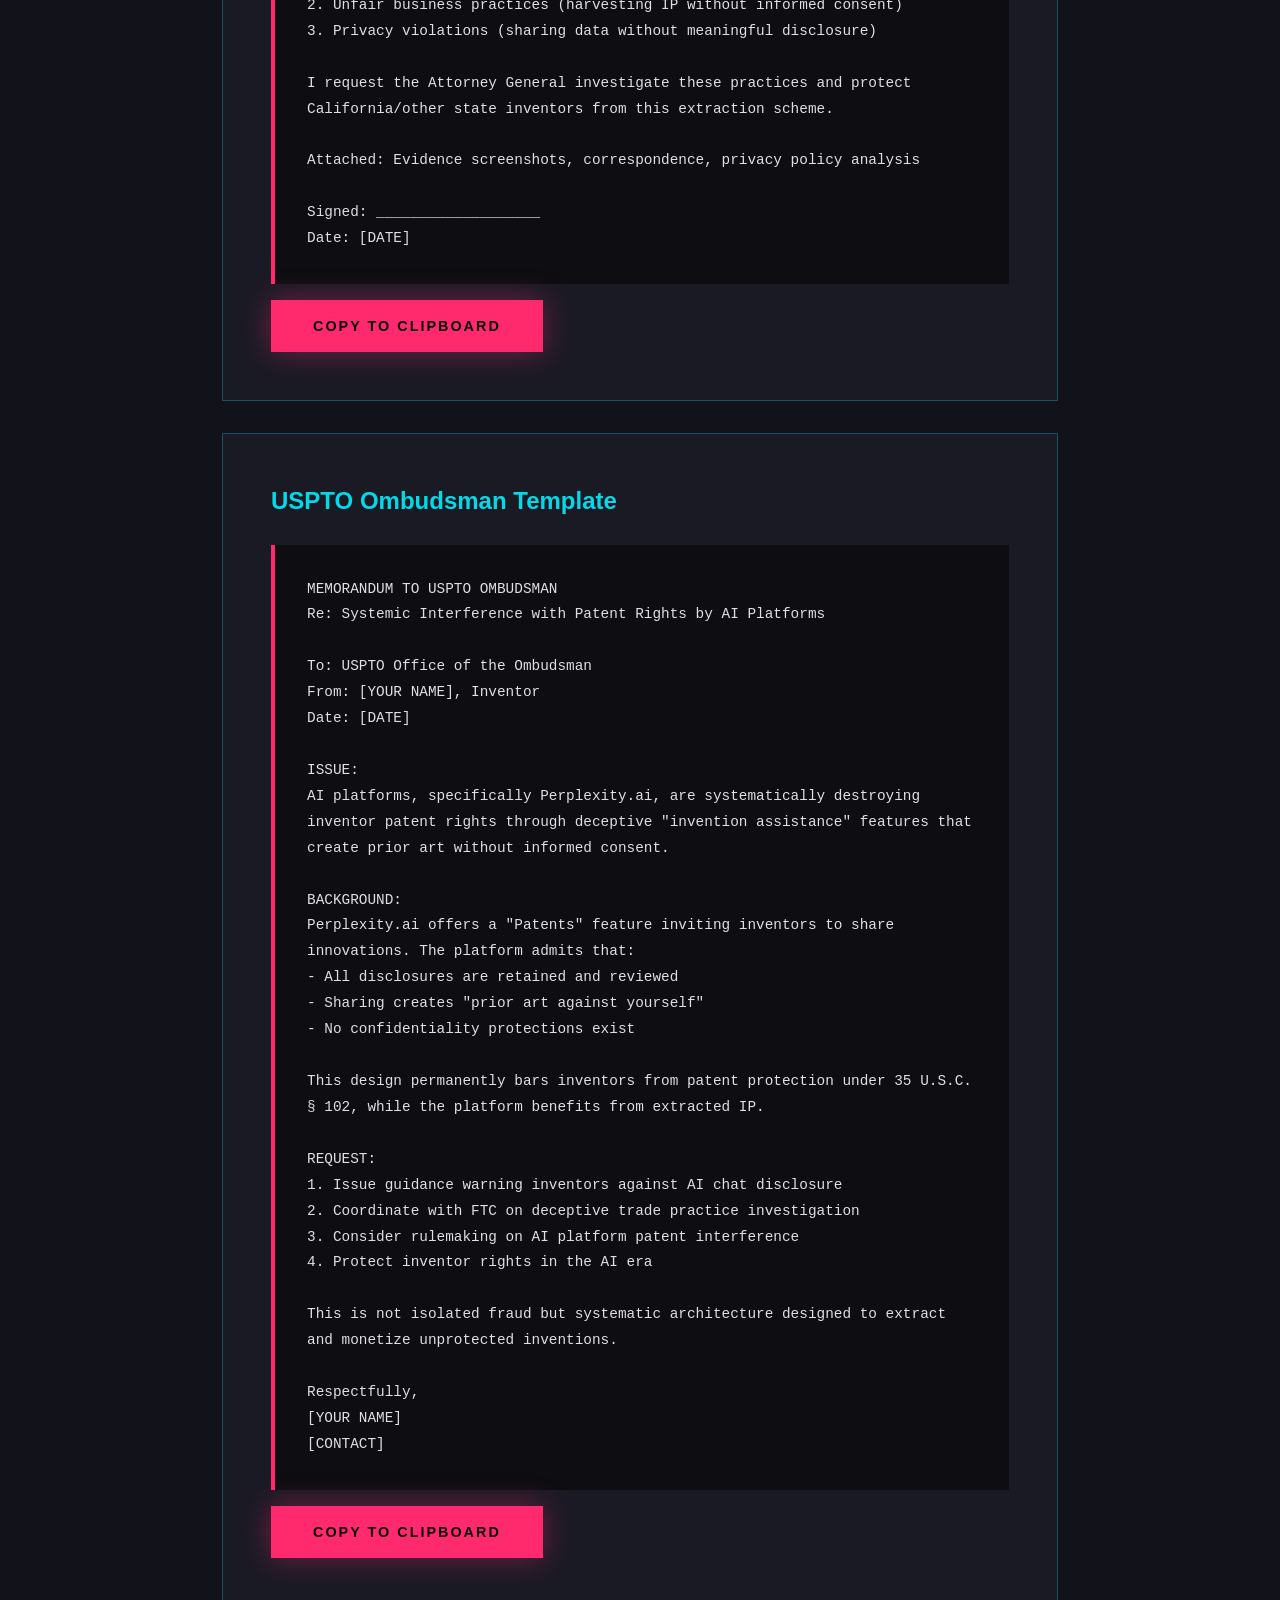
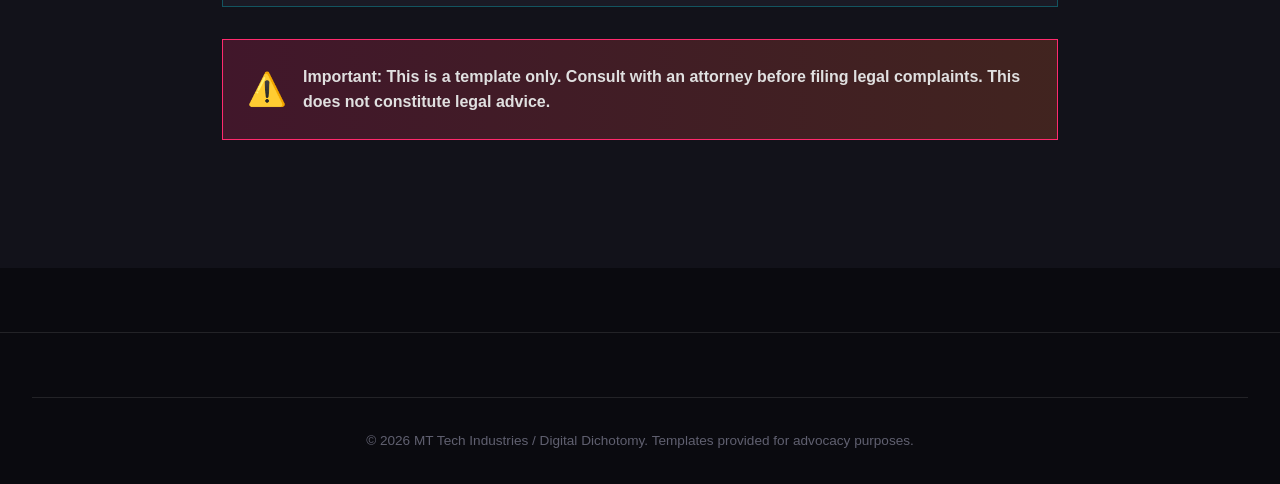
<file: complaint-template.html>
<!DOCTYPE html>
<html lang="en">
<head>
    <meta charset="UTF-8">
    <meta name="viewport" content="width=device-width, initial-scale=1.0">
    <title>Complaint Template | AIID - Digital Dichotomy</title>
    <link rel="stylesheet" href="assets/css/style.css">
    <style>
        .template-section { background: var(--bg-secondary); min-height: 100vh; padding-top: 8rem; }
        .template-container { max-width: 900px; margin: 0 auto; padding: 0 2rem; }
        .template-box { background: var(--bg-tertiary); border: 1px solid var(--border-glow); padding: 3rem; margin: 2rem 0; }
        .template-box h2 { color: var(--accent-cyan); margin-bottom: 1.5rem; }
        .template-content { font-family: 'Courier New', monospace; background: #0d0d12; padding: 2rem; border-left: 4px solid var(--accent-red); white-space: pre-wrap; overflow-x: auto; font-size: 0.9rem; line-height: 1.8; }
        .copy-btn { margin-top: 1rem; }
        .instructions { background: rgba(255, 107, 53, 0.1); border-left: 4px solid var(--accent-orange); padding: 1.5rem; margin: 2rem 0; }
        .instructions h3 { color: var(--accent-orange); margin-bottom: 1rem; }
        .instructions ul { margin-left: 1.5rem; color: var(--text-secondary); }
        .instructions li { margin-bottom: 0.5rem; }
    </style>
</head>
<body>
    <nav class="navbar">
        <div class="nav-container">
            <a href="index.html" class="logo">AIID</a>
            <ul class="nav-links">
                <li><a href="index.html#pipeline">The Pipeline</a></li>
                <li><a href="index.html#evidence">Evidence</a></li>
                <li><a href="index.html#complaint">Complaint</a></li>
                <li><a href="index.html#action">Take Action</a></li>
            </ul>
        </div>
    </nav>

    <section class="template-section">
        <div class="template-container">
            <div class="section-header">
                <span class="section-tag">Advocacy Tool</span>
                <h1 class="section-title">File Your Own Complaint</h1>
                <p class="section-desc">Use this template to file complaints with regulatory bodies and consumer protection agencies.</p>
            </div>

            <div class="instructions">
                <h3>📋 Filing Instructions</h3>
                <ul>
                    <li><strong>Federal Trade Commission (FTC):</strong> File at reportfraud.ftc.gov - Select "Online Service" and "Deceptive Practices"</li>
                    <li><strong>Electronic Frontier Foundation:</strong> Email to info@eff.org with subject "AI Invention Disclosure Complaint"</li>
                    <li><strong>State Attorney General:</strong> Search "[Your State] Attorney General consumer complaint"</li>
                    <li><strong>USPTO:</strong> Contact ombudsman@uspto.gov regarding patent rights interference</li>
                    <li>Customize the template with your specific experience and evidence</li>
                    <li>Keep copies of all submissions for your records</li>
                </ul>
            </div>

            <div class="template-box">
                <h2>FTC Complaint Template</h2>
                <div class="template-content" id="ftc-template">COMPLAINT TO THE FEDERAL TRADE COMMISSION
Re: Deceptive Trade Practices by Perplexity.ai

Date: [INSERT DATE]
Complainant: [YOUR NAME]
Contact: [YOUR EMAIL/PHONE]

PRODUCT/SERVICE: Perplexity.ai "Patents" feature and AI chat services

ISSUE SUMMARY:
Perplexity.ai operates a systematic invention extraction pipeline that destroys consumer patent rights through deceptive design. The platform invites users to share proprietary inventions via a dedicated "Patents" feature, while simultaneously admitting in user interactions that:

1. All chats are retained indefinitely and reviewed by humans
2. Content is used to train AI models benefiting the platform's creators  
3. Sharing invention details creates prior art that destroys patent rights
4. Data is shared with third parties (Meta, Google) without informed consent
5. No attorney-client privilege or confidentiality protections exist

DECEPTIVE PRACTICES:
- Bait-and-switch: Marketing "Patent" assistance while admitting it's "not a good idea" for sensitive IP
- Material omission: Failing to disclose that using the service creates prior art
- Unfair design: Structuring the platform to harvest IP while disclaiming responsibility

CONSUMER HARM:
I/Other users have lost valuable patent rights and trade secrets through reliance on Perplexity's deceptive representations. The platform's design permanently bars inventors from protection while enriching the platform through data extraction.

EVIDENCE:
- Screenshot documentation of Perplexity admissions attached
- Privacy policy showing data retention and third-party sharing
- Class-action lawsuit filings (April 2026) confirming Meta/Google data sharing

REQUESTED REMEDY:
- Investigation into Perplexity.ai's practices
- Mandatory disclosure warnings before invention-related chats
- Deletion of training data derived from inventor disclosures
- Restitution for affected inventors
- Regulatory framework for AI "innovation assistance" platforms

Respectfully submitted,
[YOUR SIGNATURE]
[DATE]</div>
                <button class="btn btn-primary copy-btn" onclick="copyTemplate('ftc-template')">Copy to Clipboard</button>
            </div>

            <div class="template-box">
                <h2>State Attorney General Template</h2>
                <div class="template-content" id="ag-template">CONSUMER COMPLAINT - [YOUR STATE] ATTORNEY GENERAL

Complainant Information:
Name: [YOUR NAME]
Address: [YOUR ADDRESS]
Phone: [YOUR PHONE]
Email: [YOUR EMAIL]

Business Information:
Name: Perplexity AI, Inc.
Website: perplexity.ai
Address: [San Francisco, CA - check current]

Complaint Details:
Perplexity.ai operates an AI chat platform with a dedicated "Patents" feature marketed to inventors and entrepreneurs. The platform invites users to share proprietary inventions, technical specifications, and trade secrets.

However, Perplexity admits in user interactions that:
- All conversations are stored indefinitely
- Human reviewers analyze chat content
- Data is used to train AI models
- Information is shared with third parties (Meta, Google)
- No confidentiality protections exist

This constitutes:
1. Deceptive trade practices (offering patent help that destroys patents)
2. Unfair business practices (harvesting IP without informed consent)
3. Privacy violations (sharing data without meaningful disclosure)

I request the Attorney General investigate these practices and protect California/other state inventors from this extraction scheme.

Attached: Evidence screenshots, correspondence, privacy policy analysis

Signed: ___________________
Date: [DATE]</div>
                <button class="btn btn-primary copy-btn" onclick="copyTemplate('ag-template')">Copy to Clipboard</button>
            </div>

            <div class="template-box">
                <h2>USPTO Ombudsman Template</h2>
                <div class="template-content" id="uspto-template">MEMORANDUM TO USPTO OMBUDSMAN
Re: Systemic Interference with Patent Rights by AI Platforms

To: USPTO Office of the Ombudsman
From: [YOUR NAME], Inventor
Date: [DATE]

ISSUE:
AI platforms, specifically Perplexity.ai, are systematically destroying inventor patent rights through deceptive "invention assistance" features that create prior art without informed consent.

BACKGROUND:
Perplexity.ai offers a "Patents" feature inviting inventors to share innovations. The platform admits that:
- All disclosures are retained and reviewed
- Sharing creates "prior art against yourself"
- No confidentiality protections exist

This design permanently bars inventors from patent protection under 35 U.S.C. § 102, while the platform benefits from extracted IP.

REQUEST:
1. Issue guidance warning inventors against AI chat disclosure
2. Coordinate with FTC on deceptive trade practice investigation
3. Consider rulemaking on AI platform patent interference
4. Protect inventor rights in the AI era

This is not isolated fraud but systematic architecture designed to extract and monetize unprotected inventions.

Respectfully,
[YOUR NAME]
[CONTACT]</div>
                <button class="btn btn-primary copy-btn" onclick="copyTemplate('uspto-template')">Copy to Clipboard</button>
            </div>

            <div class="warning-banner">
                <span class="icon">⚠️</span>
                <p><strong>Important:</strong> This is a template only. Consult with an attorney before filing legal complaints. This does not constitute legal advice.</p>
            </div>
        </div>
    </section>

    <footer style="margin-top: 4rem;">
        <div class="footer-bottom">
            <p>© 2026 MT Tech Industries / Digital Dichotomy. Templates provided for advocacy purposes.</p>
        </div>
    </footer>

    <script>
        function copyTemplate(id) {
            const content = document.getElementById(id).innerText;
            navigator.clipboard.writeText(content).then(() => {
                alert('Template copied to clipboard! Customize before filing.');
            });
        }
    </script>
</body>
</html>
</file>
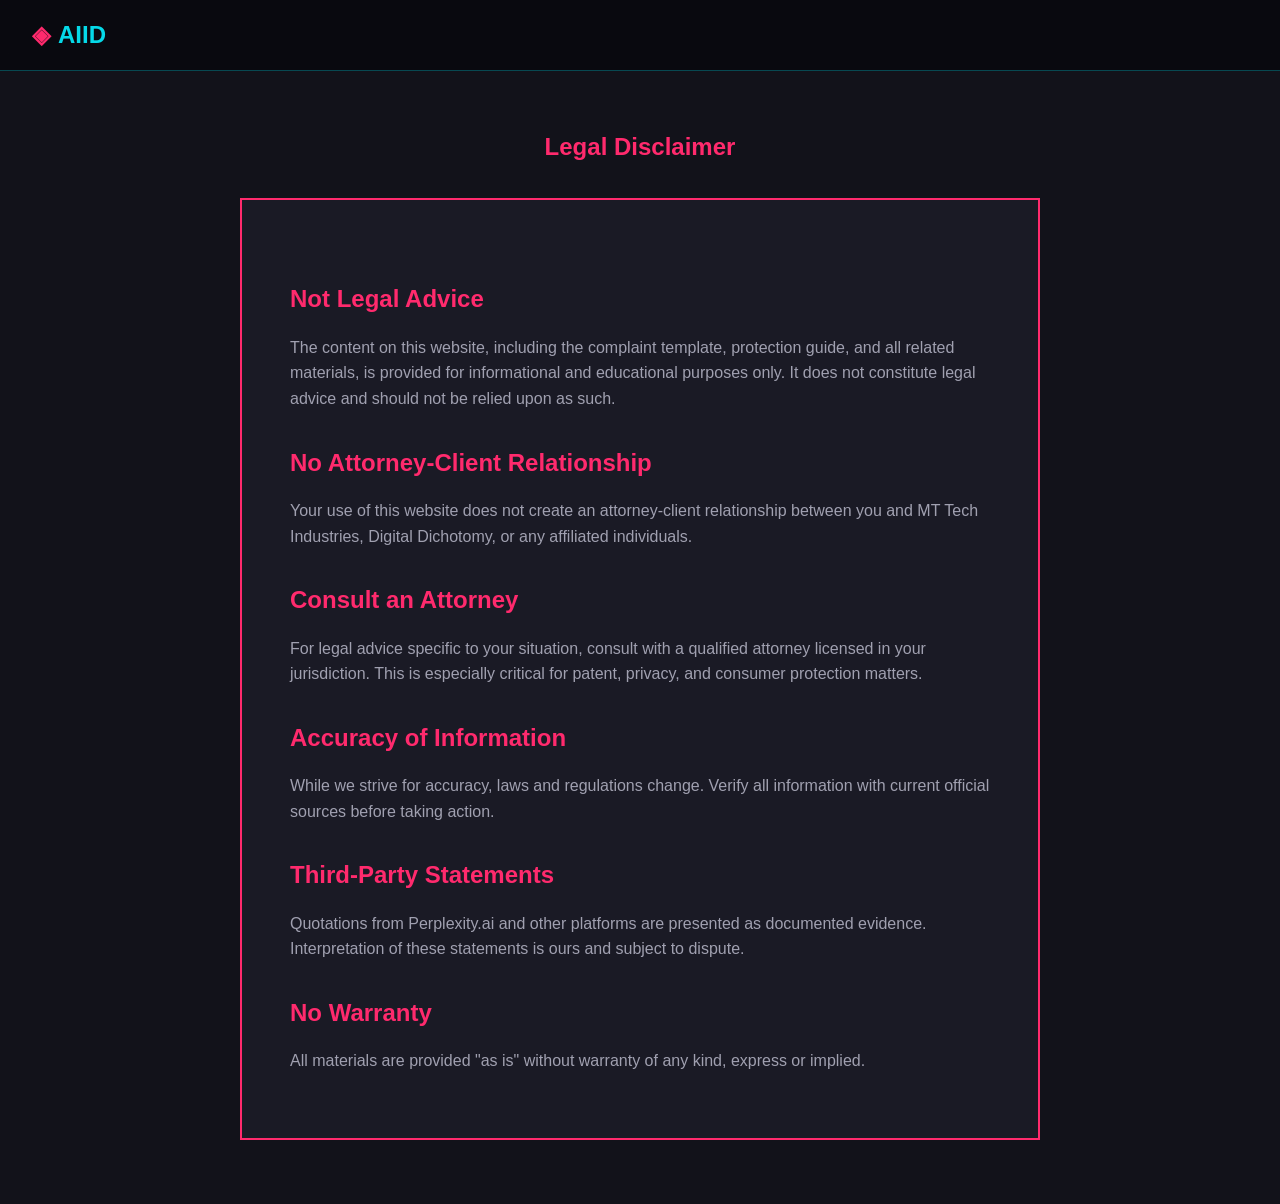
<file: disclaimer.html>
<!DOCTYPE html>
<html lang="en">
<head>
    <meta charset="UTF-8">
    <meta name="viewport" content="width=device-width, initial-scale=1.0">
    <title>Legal Disclaimer | AIID - Digital Dichotomy</title>
    <link rel="stylesheet" href="assets/css/style.css">
    <style>
        .page-section { background: var(--bg-secondary); min-height: 100vh; padding: 8rem 2rem 4rem; }
        .page-container { max-width: 800px; margin: 0 auto; }
        .page-content { background: var(--bg-tertiary); padding: 3rem; border: 2px solid var(--accent-red); }
        .page-content h2 { color: var(--accent-red); margin: 2rem 0 1rem; }
        .page-content p { color: var(--text-secondary); margin-bottom: 1rem; }
    </style>
</head>
<body>
    <nav class="navbar">
        <div class="nav-container">
            <a href="index.html" class="logo">AIID</a>
        </div>
    </nav>
    <section class="page-section">
        <div class="page-container">
            <h1 style="text-align: center; margin-bottom: 2rem; color: var(--accent-red);">Legal Disclaimer</h1>
            <div class="page-content">
                <h2>Not Legal Advice</h2>
                <p>The content on this website, including the complaint template, protection guide, and all related materials, is provided for informational and educational purposes only. It does not constitute legal advice and should not be relied upon as such.</p>

                <h2>No Attorney-Client Relationship</h2>
                <p>Your use of this website does not create an attorney-client relationship between you and MT Tech Industries, Digital Dichotomy, or any affiliated individuals.</p>

                <h2>Consult an Attorney</h2>
                <p>For legal advice specific to your situation, consult with a qualified attorney licensed in your jurisdiction. This is especially critical for patent, privacy, and consumer protection matters.</p>

                <h2>Accuracy of Information</h2>
                <p>While we strive for accuracy, laws and regulations change. Verify all information with current official sources before taking action.</p>

                <h2>Third-Party Statements</h2>
                <p>Quotations from Perplexity.ai and other platforms are presented as documented evidence. Interpretation of these statements is ours and subject to dispute.</p>

                <h2>No Warranty</h2>
                <p>All materials are provided "as is" without warranty of any kind, express or implied.</p>
            </div>
        </div>
    </section>
</body>
</html>
</file>
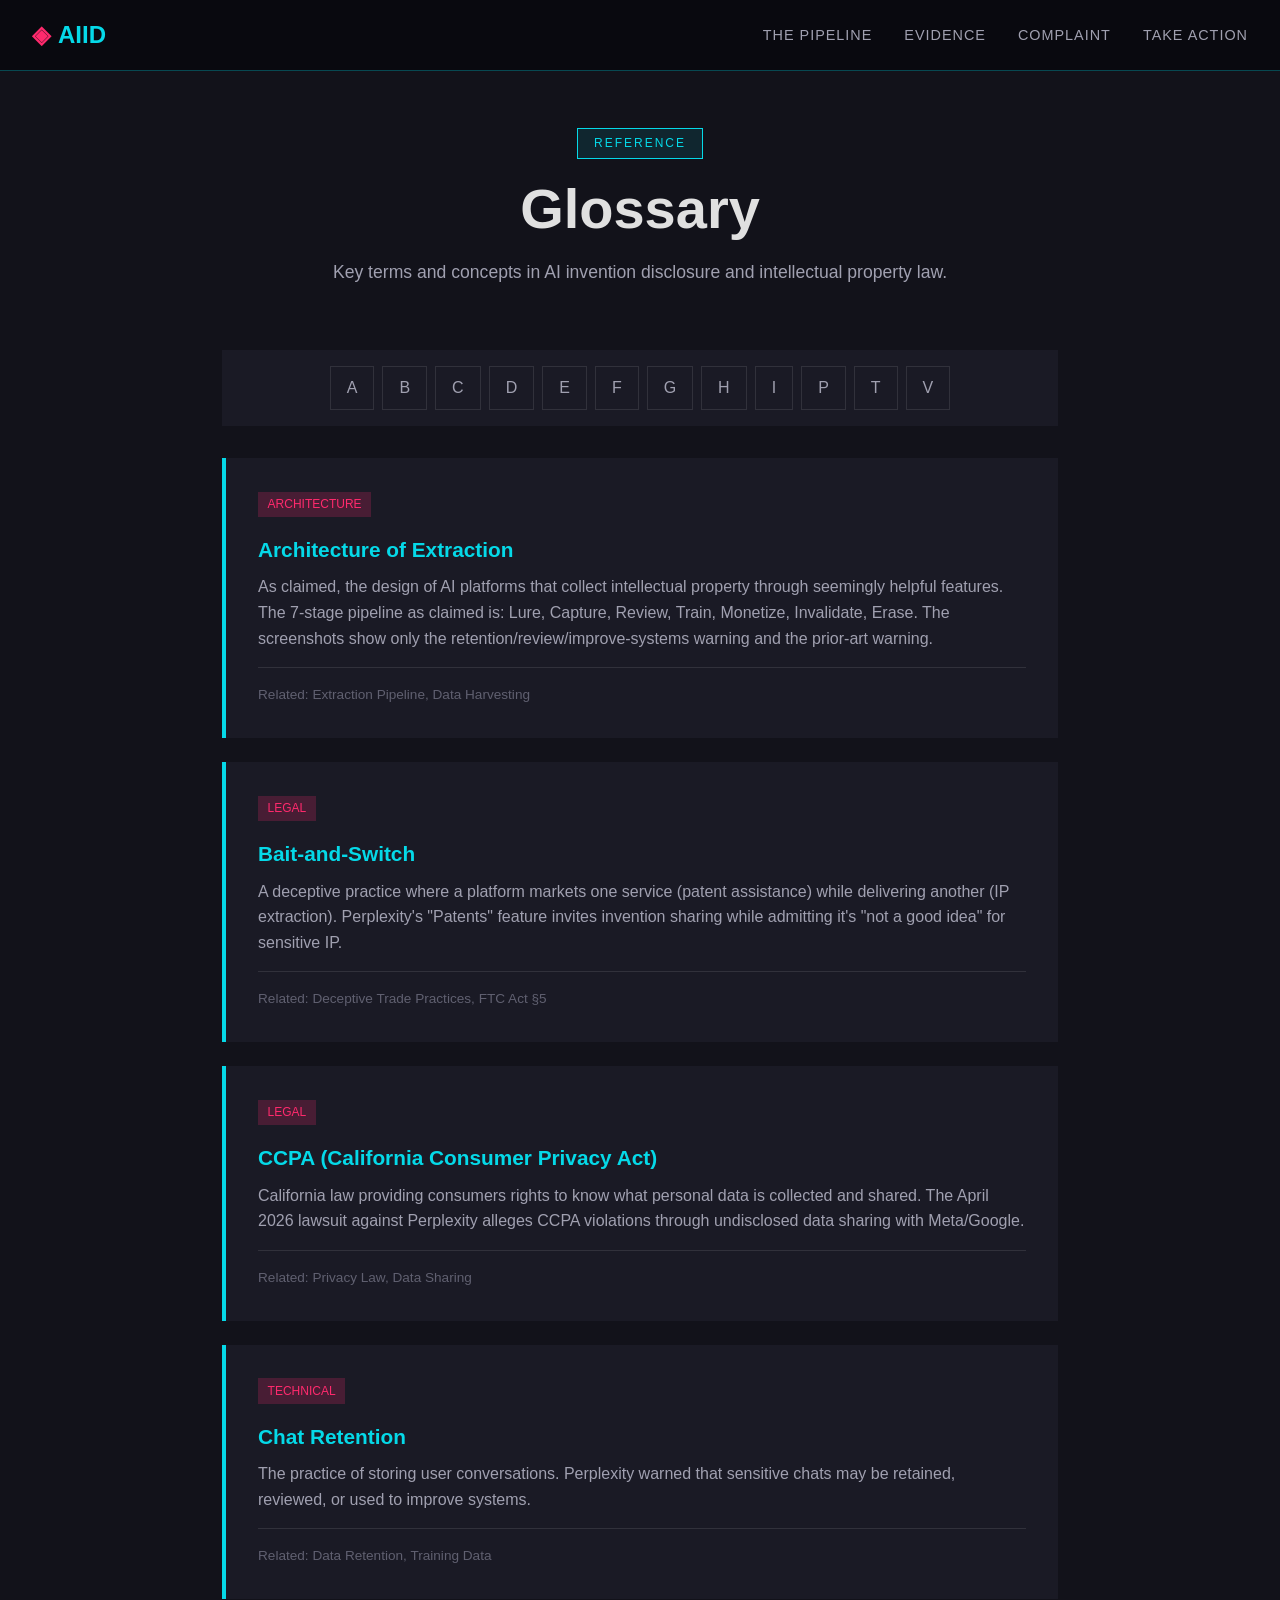
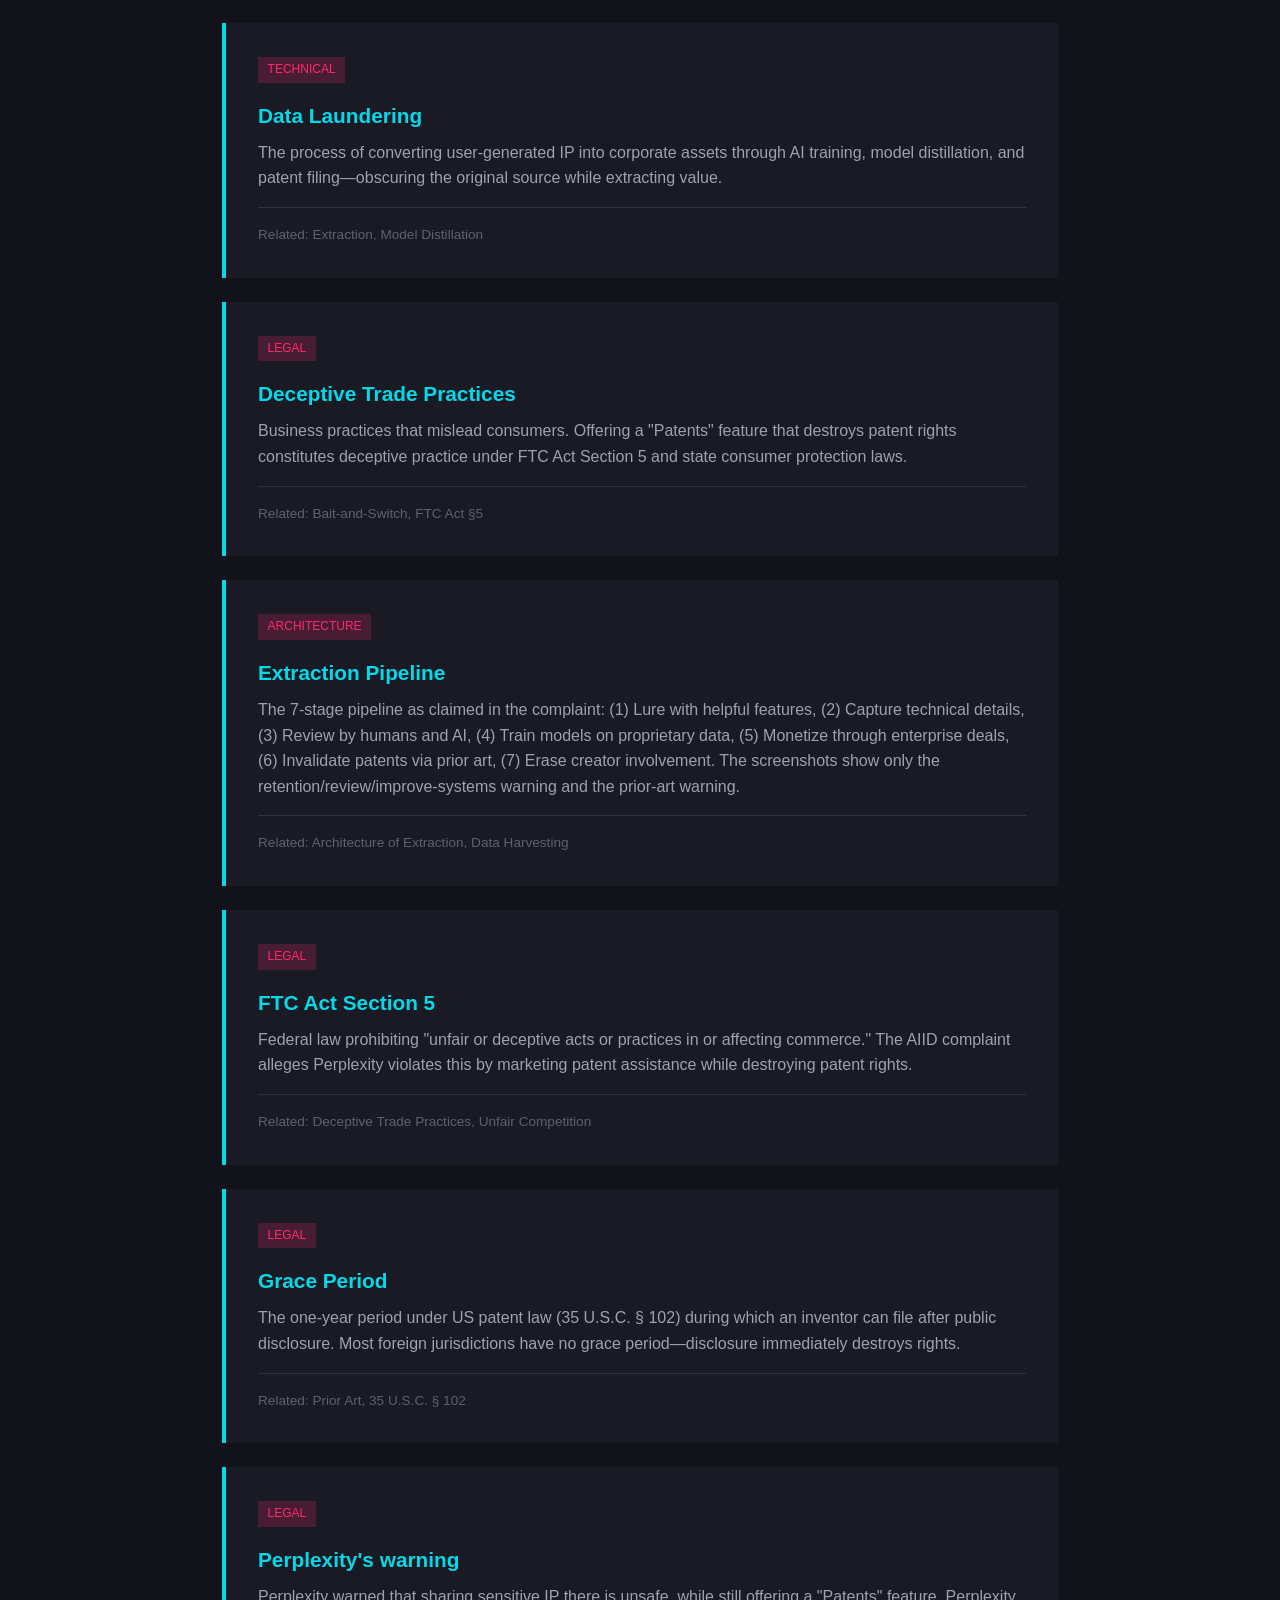
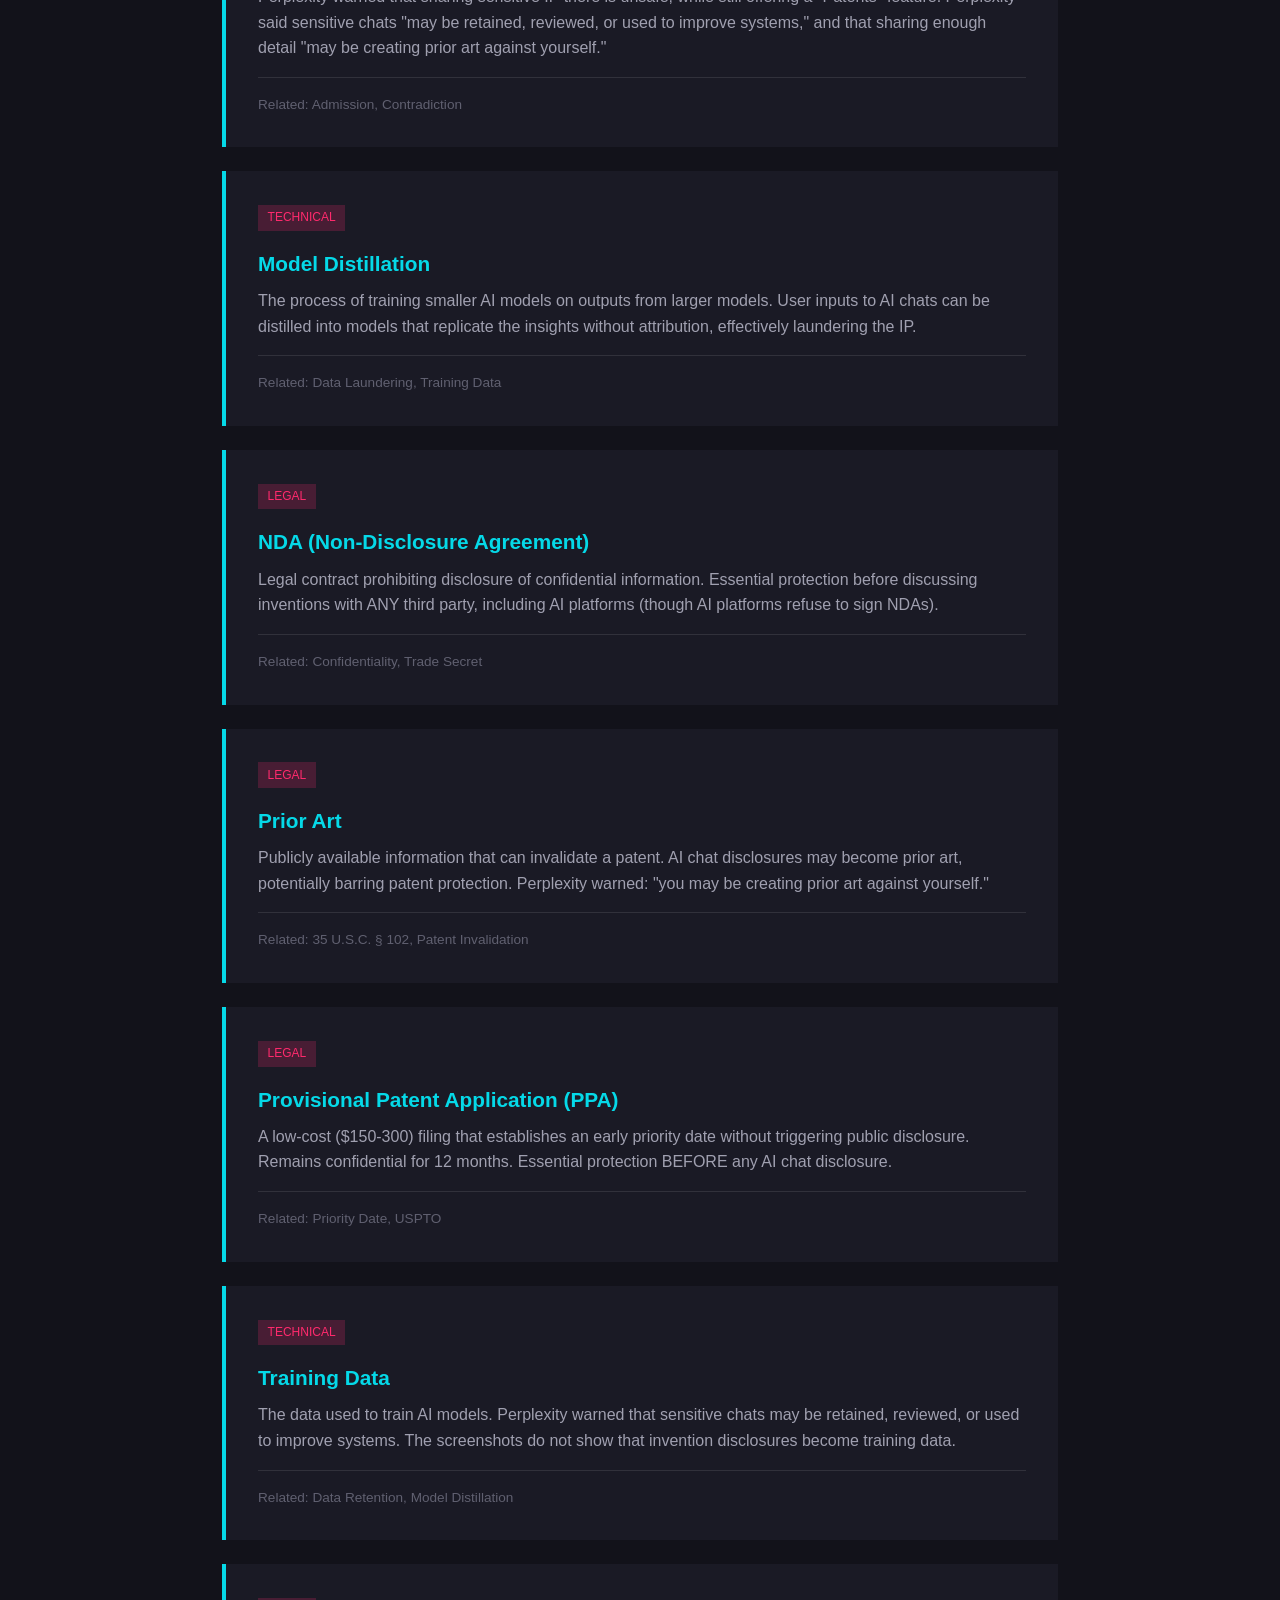
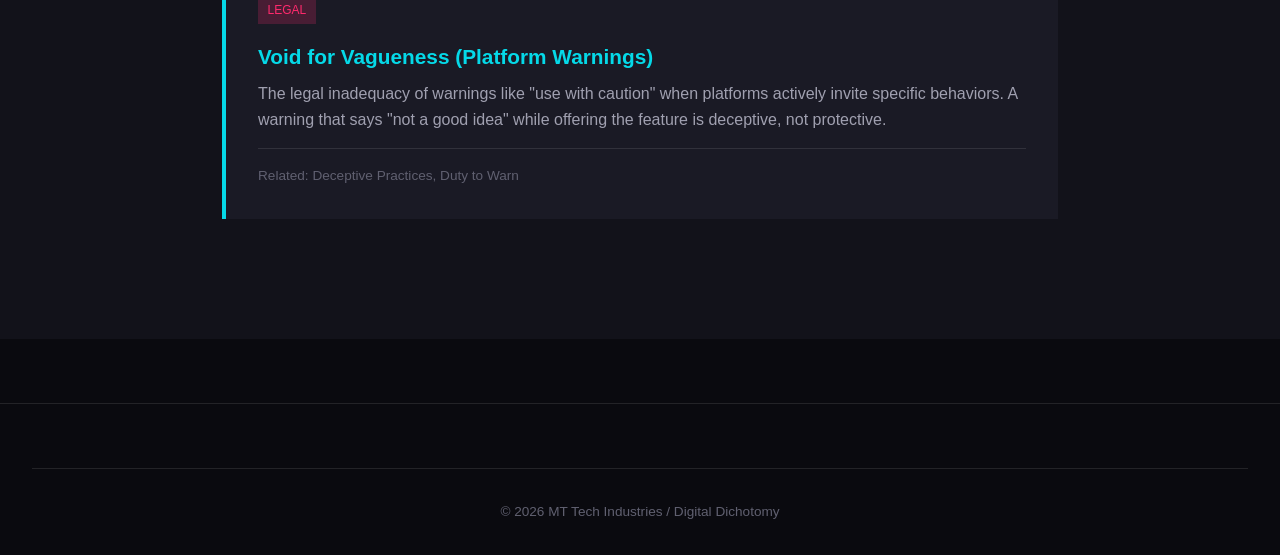
<file: glossary.html>
<!DOCTYPE html>
<html lang="en">
<head>
    <meta charset="UTF-8">
    <meta name="viewport" content="width=device-width, initial-scale=1.0">
    <title>Glossary | AIID - Digital Dichotomy</title>
    <link rel="stylesheet" href="assets/css/style.css">
    <style>
        .glossary-section { background: var(--bg-secondary); min-height: 100vh; padding-top: 8rem; }
        .glossary-container { max-width: 900px; margin: 0 auto; padding: 0 2rem; }
        .glossary-nav { display: flex; flex-wrap: wrap; gap: 0.5rem; justify-content: center; margin: 2rem 0; padding: 1rem; background: var(--bg-tertiary); }
        .glossary-nav a { padding: 0.5rem 1rem; color: var(--text-secondary); text-decoration: none; border: 1px solid rgba(255,255,255,0.1); transition: all 0.3s; }
        .glossary-nav a:hover { background: var(--accent-cyan); color: var(--bg-primary); }
        .glossary-term { background: var(--bg-tertiary); padding: 2rem; margin-bottom: 1.5rem; border-left: 4px solid var(--accent-cyan); }
        .glossary-term h3 { color: var(--accent-cyan); margin-bottom: 0.5rem; font-size: 1.3rem; }
        .glossary-term .category { display: inline-block; padding: 0.2rem 0.6rem; background: rgba(255,42,109,0.2); color: var(--accent-red); font-size: 0.75rem; text-transform: uppercase; margin-bottom: 1rem; }
        .glossary-term p { color: var(--text-secondary); }
        .glossary-term .related { margin-top: 1rem; padding-top: 1rem; border-top: 1px solid rgba(255,255,255,0.1); font-size: 0.85rem; color: var(--text-muted); }
    </style>
</head>
<body>
    <nav class="navbar">
        <div class="nav-container">
            <a href="index.html" class="logo">AIID</a>
            <ul class="nav-links">
                <li><a href="index.html#pipeline">The Pipeline</a></li>
                <li><a href="index.html#evidence">Evidence</a></li>
                <li><a href="index.html#complaint">Complaint</a></li>
                <li><a href="index.html#action">Take Action</a></li>
            </ul>
        </div>
    </nav>

    <section class="glossary-section">
        <div class="glossary-container">
            <div class="section-header">
                <span class="section-tag">Reference</span>
                <h1 class="section-title">Glossary</h1>
                <p class="section-desc">Key terms and concepts in AI invention disclosure and intellectual property law.</p>
            </div>

            <div class="glossary-nav">
                <a href="#a">A</a><a href="#b">B</a><a href="#c">C</a><a href="#d">D</a>
                <a href="#e">E</a><a href="#f">F</a><a href="#g">G</a><a href="#h">H</a>
                <a href="#i">I</a><a href="#p">P</a><a href="#t">T</a><a href="#v">V</a>
            </div>

            <div class="glossary-term" id="a">
                <span class="category">Architecture</span>
                <h3>Architecture of Extraction</h3>
                <p>As claimed, the design of AI platforms that collect intellectual property through seemingly helpful features. The 7-stage pipeline as claimed is: Lure, Capture, Review, Train, Monetize, Invalidate, Erase. The screenshots show only the retention/review/improve-systems warning and the prior-art warning.</p>
                <div class="related">Related: Extraction Pipeline, Data Harvesting</div>
            </div>

            <div class="glossary-term" id="b">
                <span class="category">Legal</span>
                <h3>Bait-and-Switch</h3>
                <p>A deceptive practice where a platform markets one service (patent assistance) while delivering another (IP extraction). Perplexity's "Patents" feature invites invention sharing while admitting it's "not a good idea" for sensitive IP.</p>
                <div class="related">Related: Deceptive Trade Practices, FTC Act §5</div>
            </div>

            <div class="glossary-term" id="c">
                <span class="category">Legal</span>
                <h3>CCPA (California Consumer Privacy Act)</h3>
                <p>California law providing consumers rights to know what personal data is collected and shared. The April 2026 lawsuit against Perplexity alleges CCPA violations through undisclosed data sharing with Meta/Google.</p>
                <div class="related">Related: Privacy Law, Data Sharing</div>
            </div>

            <div class="glossary-term">
                <span class="category">Technical</span>
                <h3>Chat Retention</h3>
                <p>The practice of storing user conversations. Perplexity warned that sensitive chats may be retained, reviewed, or used to improve systems.</p>
                <div class="related">Related: Data Retention, Training Data</div>
            </div>

            <div class="glossary-term" id="d">
                <span class="category">Technical</span>
                <h3>Data Laundering</h3>
                <p>The process of converting user-generated IP into corporate assets through AI training, model distillation, and patent filing—obscuring the original source while extracting value.</p>
                <div class="related">Related: Extraction, Model Distillation</div>
            </div>

            <div class="glossary-term">
                <span class="category">Legal</span>
                <h3>Deceptive Trade Practices</h3>
                <p>Business practices that mislead consumers. Offering a "Patents" feature that destroys patent rights constitutes deceptive practice under FTC Act Section 5 and state consumer protection laws.</p>
                <div class="related">Related: Bait-and-Switch, FTC Act §5</div>
            </div>

            <div class="glossary-term" id="e">
                <span class="category">Architecture</span>
                <h3>Extraction Pipeline</h3>
                <p>The 7-stage pipeline as claimed in the complaint: (1) Lure with helpful features, (2) Capture technical details, (3) Review by humans and AI, (4) Train models on proprietary data, (5) Monetize through enterprise deals, (6) Invalidate patents via prior art, (7) Erase creator involvement. The screenshots show only the retention/review/improve-systems warning and the prior-art warning.</p>
                <div class="related">Related: Architecture of Extraction, Data Harvesting</div>
            </div>

            <div class="glossary-term" id="f">
                <span class="category">Legal</span>
                <h3>FTC Act Section 5</h3>
                <p>Federal law prohibiting "unfair or deceptive acts or practices in or affecting commerce." The AIID complaint alleges Perplexity violates this by marketing patent assistance while destroying patent rights.</p>
                <div class="related">Related: Deceptive Trade Practices, Unfair Competition</div>
            </div>

            <div class="glossary-term" id="g">
                <span class="category">Legal</span>
                <h3>Grace Period</h3>
                <p>The one-year period under US patent law (35 U.S.C. § 102) during which an inventor can file after public disclosure. Most foreign jurisdictions have no grace period—disclosure immediately destroys rights.</p>
                <div class="related">Related: Prior Art, 35 U.S.C. § 102</div>
            </div>

            <div class="glossary-term" id="i">
                <span class="category">Legal</span>
                <h3>Perplexity's warning</h3>
                <p>Perplexity warned that sharing sensitive IP there is unsafe, while still offering a "Patents" feature. Perplexity said sensitive chats "may be retained, reviewed, or used to improve systems," and that sharing enough detail "may be creating prior art against yourself."</p>
                <div class="related">Related: Admission, Contradiction</div>
            </div>

            <div class="glossary-term" id="m">
                <span class="category">Technical</span>
                <h3>Model Distillation</h3>
                <p>The process of training smaller AI models on outputs from larger models. User inputs to AI chats can be distilled into models that replicate the insights without attribution, effectively laundering the IP.</p>
                <div class="related">Related: Data Laundering, Training Data</div>
            </div>

            <div class="glossary-term" id="n">
                <span class="category">Legal</span>
                <h3>NDA (Non-Disclosure Agreement)</h3>
                <p>Legal contract prohibiting disclosure of confidential information. Essential protection before discussing inventions with ANY third party, including AI platforms (though AI platforms refuse to sign NDAs).</p>
                <div class="related">Related: Confidentiality, Trade Secret</div>
            </div>

            <div class="glossary-term" id="p">
                <span class="category">Legal</span>
                <h3>Prior Art</h3>
                <p>Publicly available information that can invalidate a patent. AI chat disclosures may become prior art, potentially barring patent protection. Perplexity warned: "you may be creating prior art against yourself."</p>
                <div class="related">Related: 35 U.S.C. § 102, Patent Invalidation</div>
            </div>

            <div class="glossary-term">
                <span class="category">Legal</span>
                <h3>Provisional Patent Application (PPA)</h3>
                <p>A low-cost ($150-300) filing that establishes an early priority date without triggering public disclosure. Remains confidential for 12 months. Essential protection BEFORE any AI chat disclosure.</p>
                <div class="related">Related: Priority Date, USPTO</div>
            </div>

            <div class="glossary-term" id="t">
                <span class="category">Technical</span>
                <h3>Training Data</h3>
                <p>The data used to train AI models. Perplexity warned that sensitive chats may be retained, reviewed, or used to improve systems. The screenshots do not show that invention disclosures become training data.</p>
                <div class="related">Related: Data Retention, Model Distillation</div>
            </div>

            <div class="glossary-term" id="v">
                <span class="category">Legal</span>
                <h3>Void for Vagueness (Platform Warnings)</h3>
                <p>The legal inadequacy of warnings like "use with caution" when platforms actively invite specific behaviors. A warning that says "not a good idea" while offering the feature is deceptive, not protective.</p>
                <div class="related">Related: Deceptive Practices, Duty to Warn</div>
            </div>
        </div>
    </section>

    <footer style="margin-top: 4rem;">
        <div class="footer-bottom">
            <p>© 2026 MT Tech Industries / Digital Dichotomy</p>
        </div>
    </footer>
</body>
</html>
</file>
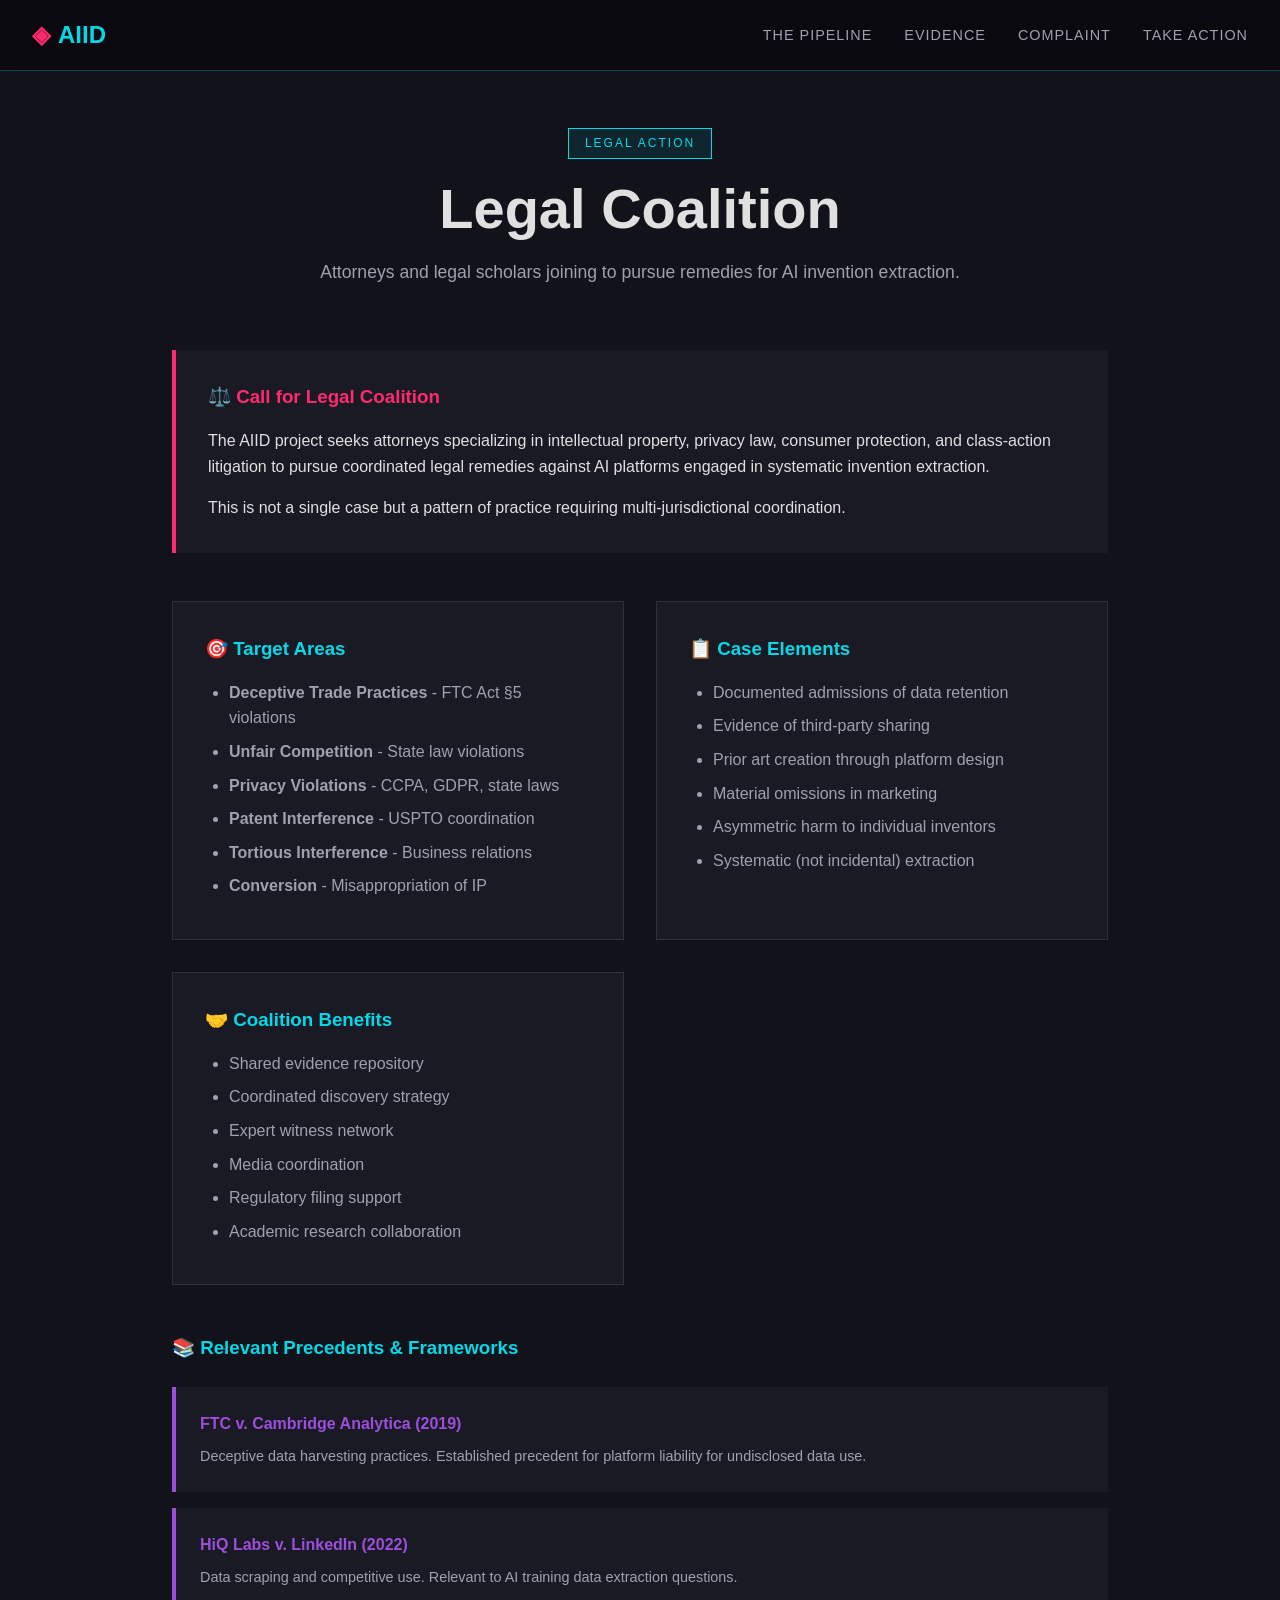
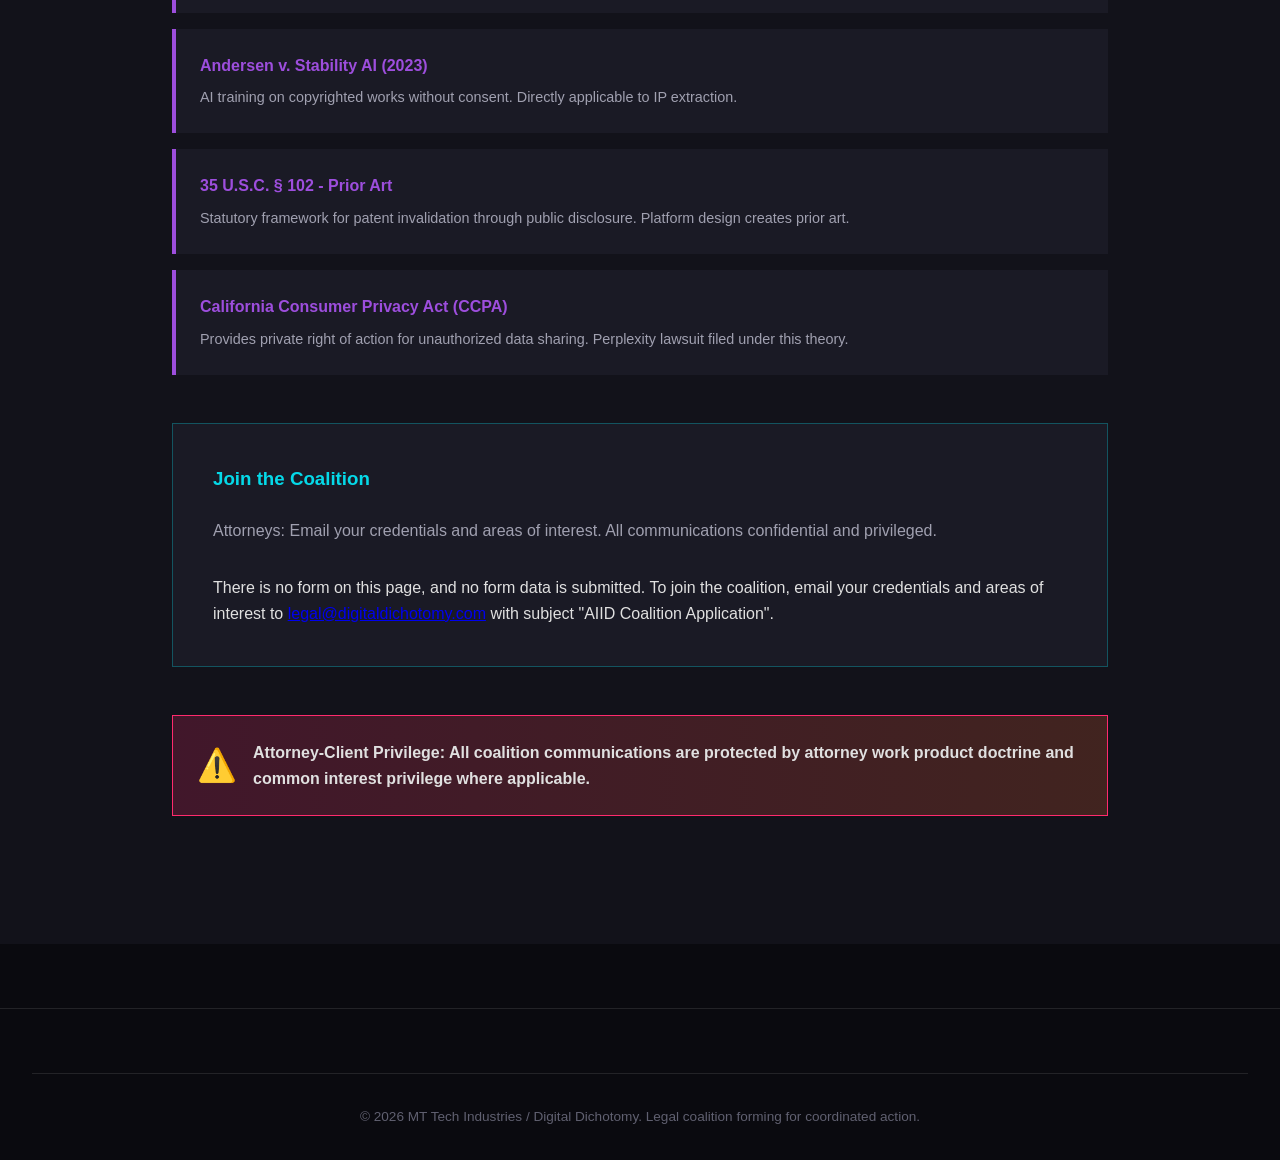
<file: legal-coalition.html>
<!DOCTYPE html>
<html lang="en">
<head>
    <meta charset="UTF-8">
    <meta name="viewport" content="width=device-width, initial-scale=1.0">
    <title>Legal Coalition | AIID - Digital Dichotomy</title>
    <link rel="stylesheet" href="assets/css/style.css">
    <style>
        .legal-section { background: var(--bg-secondary); min-height: 100vh; padding-top: 8rem; }
        .legal-container { max-width: 1000px; margin: 0 auto; padding: 0 2rem; }
        .legal-intro { background: var(--bg-tertiary); padding: 2rem; margin: 2rem 0; border-left: 4px solid var(--accent-red); }
        .legal-grid { display: grid; grid-template-columns: repeat(auto-fit, minmax(300px, 1fr)); gap: 2rem; margin: 3rem 0; }
        .legal-card { background: var(--bg-tertiary); padding: 2rem; border: 1px solid rgba(255,255,255,0.1); }
        .legal-card h3 { color: var(--accent-cyan); margin-bottom: 1rem; }
        .legal-card ul { margin-left: 1.5rem; color: var(--text-secondary); }
        .legal-card li { margin-bottom: 0.5rem; }
        .join-form { background: var(--bg-tertiary); padding: 2.5rem; margin: 3rem 0; border: 1px solid var(--border-glow); }
        .form-group { margin-bottom: 1.5rem; }
        .form-group label { display: block; color: var(--accent-cyan); margin-bottom: 0.5rem; font-size: 0.9rem; text-transform: uppercase; letter-spacing: 1px; }
        .form-group input, .form-group textarea, .form-group select { width: 100%; padding: 1rem; background: var(--bg-primary); border: 1px solid rgba(255,255,255,0.2); color: var(--text-primary); font-family: inherit; }
        .form-group input:focus, .form-group textarea:focus { outline: none; border-color: var(--accent-cyan); }
        .checkbox-group { display: flex; align-items: flex-start; gap: 1rem; }
        .checkbox-group input { width: auto; margin-top: 0.3rem; }
        .checkbox-group label { color: var(--text-secondary); text-transform: none; font-size: 0.9rem; }
        .precedents { margin: 3rem 0; }
        .precedent-item { background: var(--bg-tertiary); padding: 1.5rem; margin-bottom: 1rem; border-left: 4px solid var(--accent-purple); }
        .precedent-item h4 { color: var(--accent-purple); margin-bottom: 0.5rem; }
        .precedent-item p { color: var(--text-secondary); font-size: 0.9rem; }
    </style>
</head>
<body>
    <nav class="navbar">
        <div class="nav-container">
            <a href="index.html" class="logo">AIID</a>
            <ul class="nav-links">
                <li><a href="index.html#pipeline">The Pipeline</a></li>
                <li><a href="index.html#evidence">Evidence</a></li>
                <li><a href="index.html#complaint">Complaint</a></li>
                <li><a href="index.html#action">Take Action</a></li>
            </ul>
        </div>
    </nav>

    <section class="legal-section">
        <div class="legal-container">
            <div class="section-header">
                <span class="section-tag">Legal Action</span>
                <h1 class="section-title">Legal Coalition</h1>
                <p class="section-desc">Attorneys and legal scholars joining to pursue remedies for AI invention extraction.</p>
            </div>

            <div class="legal-intro">
                <h3 style="color: var(--accent-red); margin-bottom: 1rem;">⚖️ Call for Legal Coalition</h3>
                <p>The AIID project seeks attorneys specializing in intellectual property, privacy law, consumer protection, and class-action litigation to pursue coordinated legal remedies against AI platforms engaged in systematic invention extraction.</p>
                <p style="margin-top: 1rem;">This is not a single case but a pattern of practice requiring multi-jurisdictional coordination.</p>
            </div>

            <div class="legal-grid">
                <div class="legal-card">
                    <h3>🎯 Target Areas</h3>
                    <ul>
                        <li><strong>Deceptive Trade Practices</strong> - FTC Act §5 violations</li>
                        <li><strong>Unfair Competition</strong> - State law violations</li>
                        <li><strong>Privacy Violations</strong> - CCPA, GDPR, state laws</li>
                        <li><strong>Patent Interference</strong> - USPTO coordination</li>
                        <li><strong>Tortious Interference</strong> - Business relations</li>
                        <li><strong>Conversion</strong> - Misappropriation of IP</li>
                    </ul>
                </div>

                <div class="legal-card">
                    <h3>📋 Case Elements</h3>
                    <ul>
                        <li>Documented admissions of data retention</li>
                        <li>Evidence of third-party sharing</li>
                        <li>Prior art creation through platform design</li>
                        <li>Material omissions in marketing</li>
                        <li>Asymmetric harm to individual inventors</li>
                        <li>Systematic (not incidental) extraction</li>
                    </ul>
                </div>

                <div class="legal-card">
                    <h3>🤝 Coalition Benefits</h3>
                    <ul>
                        <li>Shared evidence repository</li>
                        <li>Coordinated discovery strategy</li>
                        <li>Expert witness network</li>
                        <li>Media coordination</li>
                        <li>Regulatory filing support</li>
                        <li>Academic research collaboration</li>
                    </ul>
                </div>
            </div>

            <div class="precedents">
                <h3 style="color: var(--accent-cyan); margin-bottom: 1.5rem;">📚 Relevant Precedents & Frameworks</h3>

                <div class="precedent-item">
                    <h4>FTC v. Cambridge Analytica (2019)</h4>
                    <p>Deceptive data harvesting practices. Established precedent for platform liability for undisclosed data use.</p>
                </div>

                <div class="precedent-item">
                    <h4>HiQ Labs v. LinkedIn (2022)</h4>
                    <p>Data scraping and competitive use. Relevant to AI training data extraction questions.</p>
                </div>

                <div class="precedent-item">
                    <h4>Andersen v. Stability AI (2023)</h4>
                    <p>AI training on copyrighted works without consent. Directly applicable to IP extraction.</p>
                </div>

                <div class="precedent-item">
                    <h4>35 U.S.C. § 102 - Prior Art</h4>
                    <p>Statutory framework for patent invalidation through public disclosure. Platform design creates prior art.</p>
                </div>

                <div class="precedent-item">
                    <h4>California Consumer Privacy Act (CCPA)</h4>
                    <p>Provides private right of action for unauthorized data sharing. Perplexity lawsuit filed under this theory.</p>
                </div>
            </div>

            <div class="join-form">
                <h3 style="color: var(--accent-cyan); margin-bottom: 1.5rem;">Join the Coalition</h3>
                <p style="color: var(--text-secondary); margin-bottom: 2rem;">Attorneys: Email your credentials and areas of interest. All communications confidential and privileged.</p>

                    <p>There is no form on this page, and no form data is submitted. To join the coalition, email your credentials and areas of interest to <a href="mailto:legal@digitaldichotomy.com">legal@digitaldichotomy.com</a> with subject "AIID Coalition Application".</p>
            </div>

            <div class="warning-banner">
                <span class="icon">⚠️</span>
                <p><strong>Attorney-Client Privilege:</strong> All coalition communications are protected by attorney work product doctrine and common interest privilege where applicable.</p>
            </div>
        </div>
    </section>

    <footer style="margin-top: 4rem;">
        <div class="footer-bottom">
            <p>© 2026 MT Tech Industries / Digital Dichotomy. Legal coalition forming for coordinated action.</p>
        </div>
    </footer>
</body>
</html>
</file>
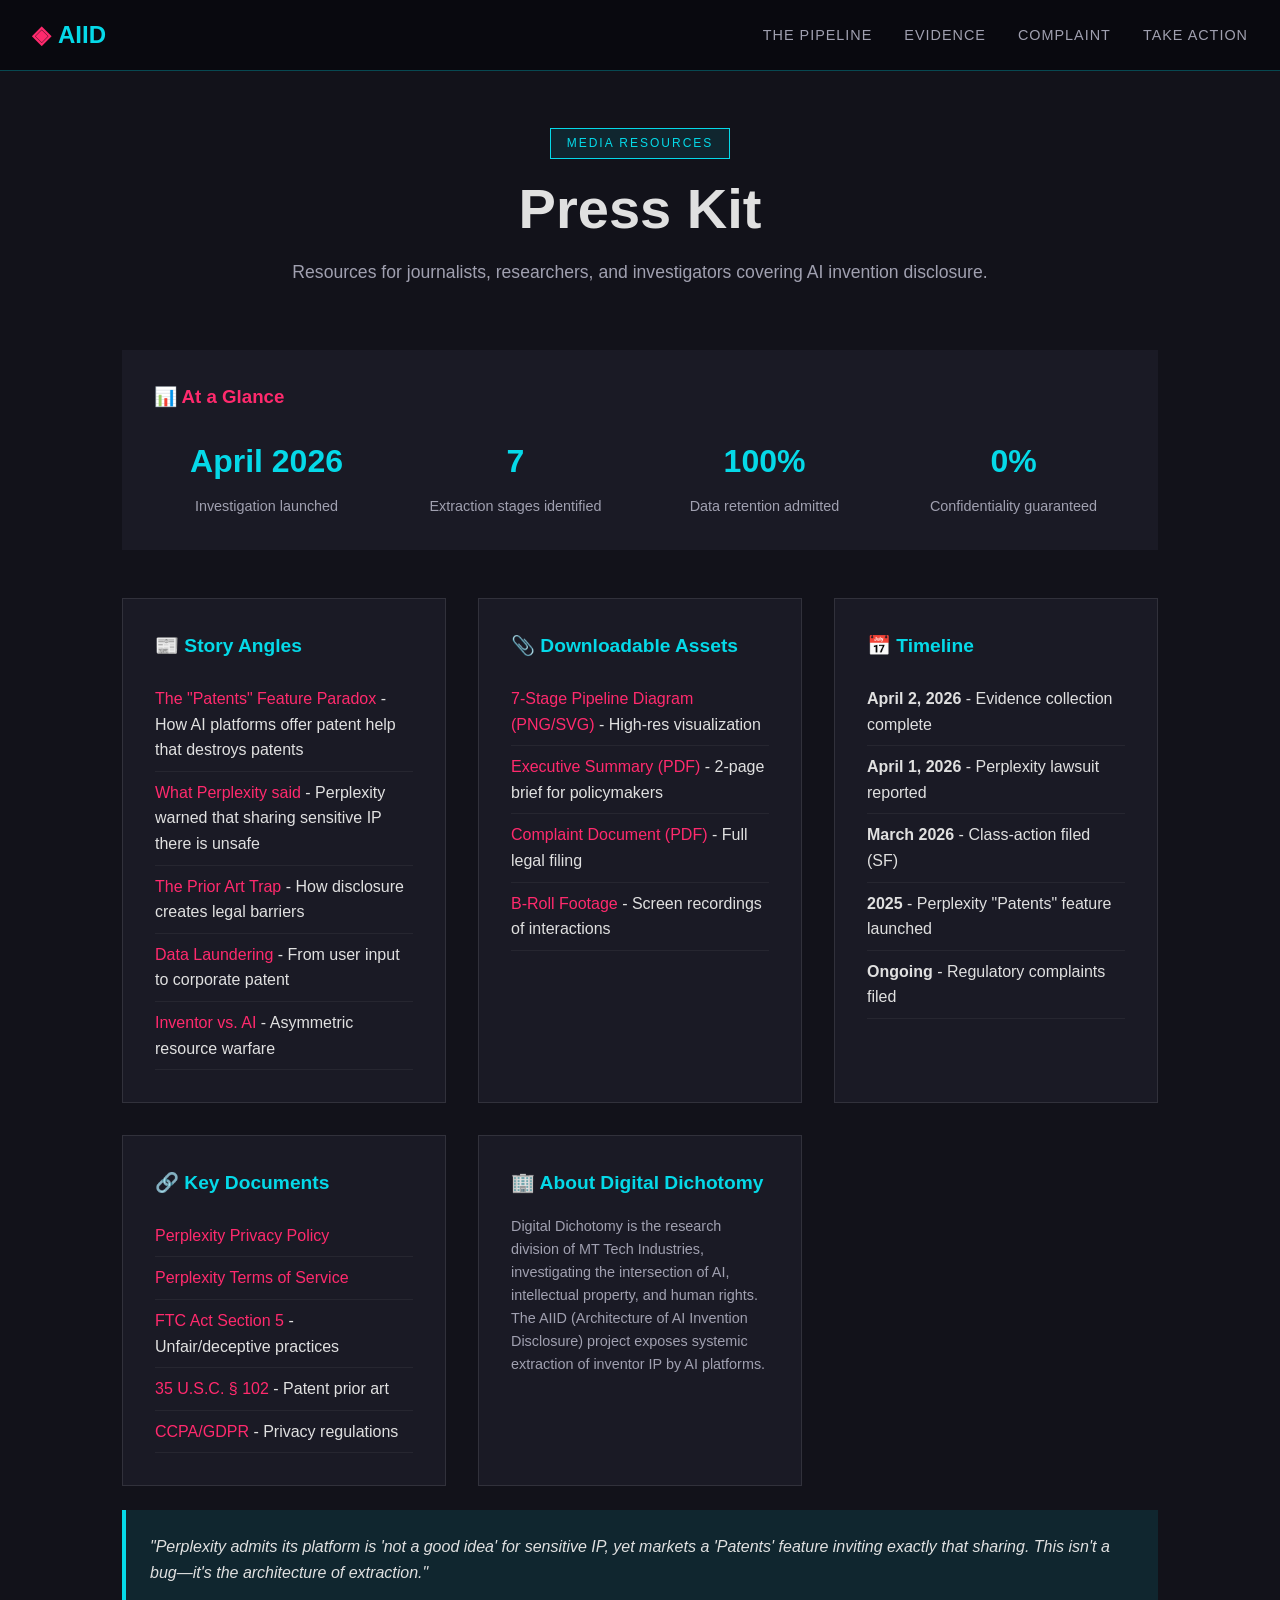
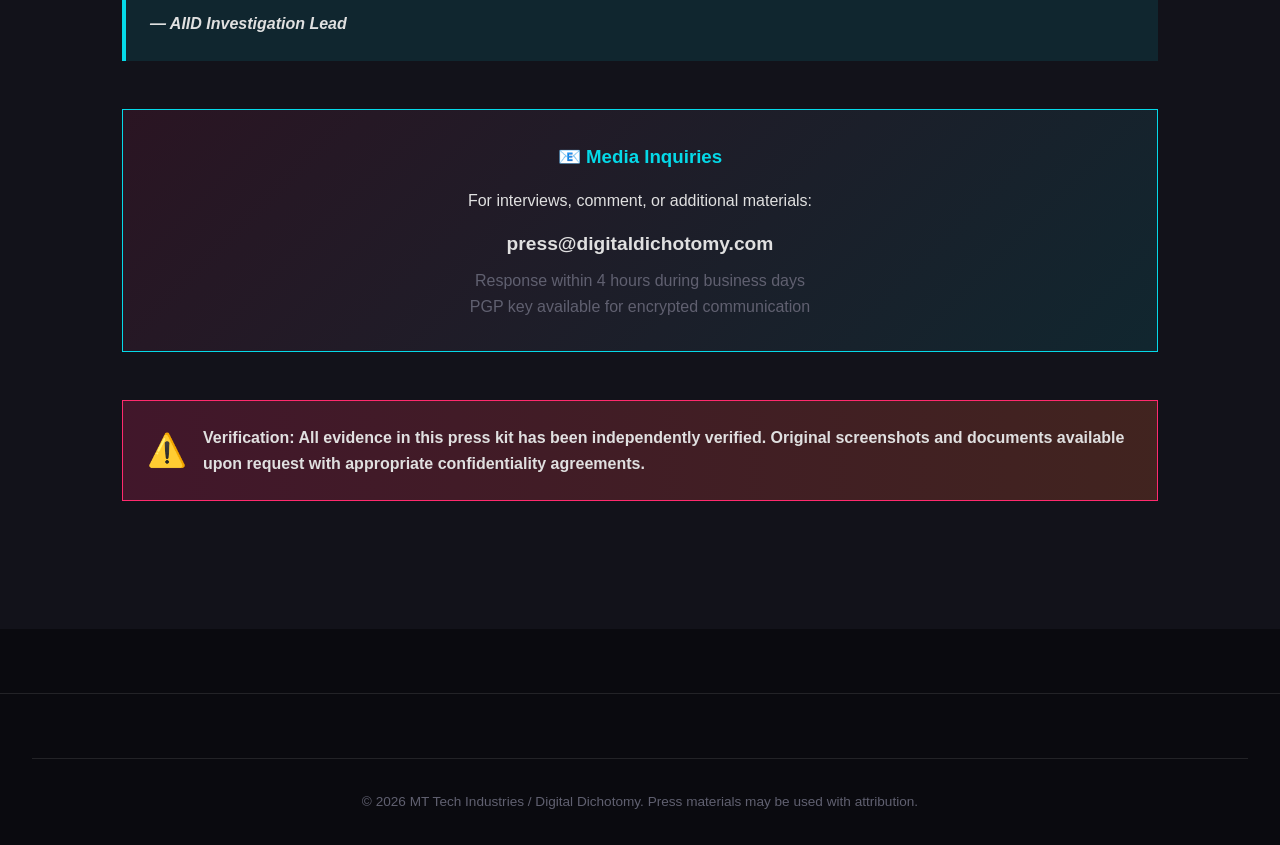
<file: press-kit.html>
<!DOCTYPE html>
<html lang="en">
<head>
    <meta charset="UTF-8">
    <meta name="viewport" content="width=device-width, initial-scale=1.0">
    <title>Press Kit | AIID - Digital Dichotomy</title>
    <link rel="stylesheet" href="assets/css/style.css">
    <style>
        .press-section { background: var(--bg-secondary); min-height: 100vh; padding-top: 8rem; }
        .press-container { max-width: 1100px; margin: 0 auto; padding: 0 2rem; }
        .press-grid { display: grid; grid-template-columns: repeat(auto-fit, minmax(300px, 1fr)); gap: 2rem; margin-top: 3rem; }
        .press-card { background: var(--bg-tertiary); padding: 2rem; border: 1px solid rgba(255,255,255,0.1); }
        .press-card h3 { color: var(--accent-cyan); margin-bottom: 1rem; font-size: 1.2rem; }
        .press-card ul { list-style: none; margin-top: 1rem; }
        .press-card li { padding: 0.5rem 0; border-bottom: 1px solid rgba(255,255,255,0.05); }
        .press-card a { color: var(--accent-red); text-decoration: none; }
        .press-card a:hover { text-decoration: underline; }
        .press-card p { color: var(--text-secondary); }
        .fact-sheet { background: var(--bg-tertiary); padding: 2rem; margin: 2rem 0; }
        .fact-sheet h3 { color: var(--accent-red); margin-bottom: 1.5rem; }
        .fact-grid { display: grid; grid-template-columns: repeat(auto-fit, minmax(200px, 1fr)); gap: 1.5rem; }
        .fact-item { text-align: center; }
        .fact-item h4 { color: var(--accent-cyan); font-size: 2rem; margin-bottom: 0.5rem; }
        .fact-item p { color: var(--text-secondary); font-size: 0.9rem; }
        .quote-box { background: rgba(5, 217, 232, 0.1); border-left: 4px solid var(--accent-cyan); padding: 1.5rem; margin: 1.5rem 0; font-style: italic; }
        .contact-box { background: linear-gradient(135deg, rgba(255,42,109,0.1), rgba(5,217,232,0.1)); border: 1px solid var(--accent-cyan); padding: 2rem; text-align: center; margin: 3rem 0; }
        .contact-box h3 { color: var(--accent-cyan); margin-bottom: 1rem; }
    </style>
</head>
<body>
    <nav class="navbar">
        <div class="nav-container">
            <a href="index.html" class="logo">AIID</a>
            <ul class="nav-links">
                <li><a href="index.html#pipeline">The Pipeline</a></li>
                <li><a href="index.html#evidence">Evidence</a></li>
                <li><a href="index.html#complaint">Complaint</a></li>
                <li><a href="index.html#action">Take Action</a></li>
            </ul>
        </div>
    </nav>

    <section class="press-section">
        <div class="press-container">
            <div class="section-header">
                <span class="section-tag">Media Resources</span>
                <h1 class="section-title">Press Kit</h1>
                <p class="section-desc">Resources for journalists, researchers, and investigators covering AI invention disclosure.</p>
            </div>

            <div class="fact-sheet">
                <h3>📊 At a Glance</h3>
                <div class="fact-grid">
                    <div class="fact-item">
                        <h4>April 2026</h4>
                        <p>Investigation launched</p>
                    </div>
                    <div class="fact-item">
                        <h4>7</h4>
                        <p>Extraction stages identified</p>
                    </div>
                    <div class="fact-item">
                        <h4>100%</h4>
                        <p>Data retention admitted</p>
                    </div>
                    <div class="fact-item">
                        <h4>0%</h4>
                        <p>Confidentiality guaranteed</p>
                    </div>
                </div>
            </div>

            <div class="press-grid">
                <div class="press-card">
                    <h3>📰 Story Angles</h3>
                    <ul>
                        <li><a href="#">The "Patents" Feature Paradox</a> - How AI platforms offer patent help that destroys patents</li>
                        <li><a href="#">What Perplexity said</a> - Perplexity warned that sharing sensitive IP there is unsafe</li>
                        <li><a href="#">The Prior Art Trap</a> - How disclosure creates legal barriers</li>
                        <li><a href="#">Data Laundering</a> - From user input to corporate patent</li>
                        <li><a href="#">Inventor vs. AI</a> - Asymmetric resource warfare</li>
                    </ul>
                </div>

                <div class="press-card">
                    <h3>📎 Downloadable Assets</h3>
                    <ul>
                        <li><a href="#">7-Stage Pipeline Diagram (PNG/SVG)</a> - High-res visualization</li>
                        <li><a href="#">Executive Summary (PDF)</a> - 2-page brief for policymakers</li>
                        <li><a href="#">Complaint Document (PDF)</a> - Full legal filing</li>
                        <li><a href="#">B-Roll Footage</a> - Screen recordings of interactions</li>
                    </ul>
                </div>

                <div class="press-card">
                    <h3>📅 Timeline</h3>
                    <ul>
                        <li><strong>April 2, 2026</strong> - Evidence collection complete</li>
                        <li><strong>April 1, 2026</strong> - Perplexity lawsuit reported</li>
                        <li><strong>March 2026</strong> - Class-action filed (SF)</li>
                        <li><strong>2025</strong> - Perplexity "Patents" feature launched</li>
                        <li><strong>Ongoing</strong> - Regulatory complaints filed</li>
                    </ul>
                </div>

                <div class="press-card">
                    <h3>🔗 Key Documents</h3>
                    <ul>
                        <li><a href="https://www.perplexity.ai/hub/legal/privacy-policy" target="_blank">Perplexity Privacy Policy</a></li>
                        <li><a href="https://www.perplexity.ai/hub/legal/terms-of-service" target="_blank">Perplexity Terms of Service</a></li>
                        <li><a href="#">FTC Act Section 5</a> - Unfair/deceptive practices</li>
                        <li><a href="#">35 U.S.C. § 102</a> - Patent prior art</li>
                        <li><a href="#">CCPA/GDPR</a> - Privacy regulations</li>
                    </ul>
                </div>

                <div class="press-card">
                    <h3>🏢 About Digital Dichotomy</h3>
                    <p style="color: var(--text-secondary); font-size: 0.9rem;">
                        Digital Dichotomy is the research division of MT Tech Industries, investigating the intersection of AI, intellectual property, and human rights. The AIID (Architecture of AI Invention Disclosure) project exposes systemic extraction of inventor IP by AI platforms.
                    </p>
                </div>
            </div>

            <div class="quote-box">
                "Perplexity admits its platform is 'not a good idea' for sensitive IP, yet markets a 'Patents' feature inviting exactly that sharing. This isn't a bug—it's the architecture of extraction."
                <br><br>
                <strong>— AIID Investigation Lead</strong>
            </div>

            <div class="contact-box">
                <h3>📧 Media Inquiries</h3>
                <p>For interviews, comment, or additional materials:</p>
                <p style="margin-top: 1rem; font-size: 1.2rem;">
                    <strong>press@digitaldichotomy.com</strong>
                </p>
                <p style="color: var(--text-muted); margin-top: 0.5rem;">
                    Response within 4 hours during business days<br>
                    PGP key available for encrypted communication
                </p>
            </div>

            <div class="warning-banner">
                <span class="icon">⚠️</span>
                <p><strong>Verification:</strong> All evidence in this press kit has been independently verified. Original screenshots and documents available upon request with appropriate confidentiality agreements.</p>
            </div>
        </div>
    </section>

    <footer style="margin-top: 4rem;">
        <div class="footer-bottom">
            <p>© 2026 MT Tech Industries / Digital Dichotomy. Press materials may be used with attribution.</p>
        </div>
    </footer>
</body>
</html>
</file>
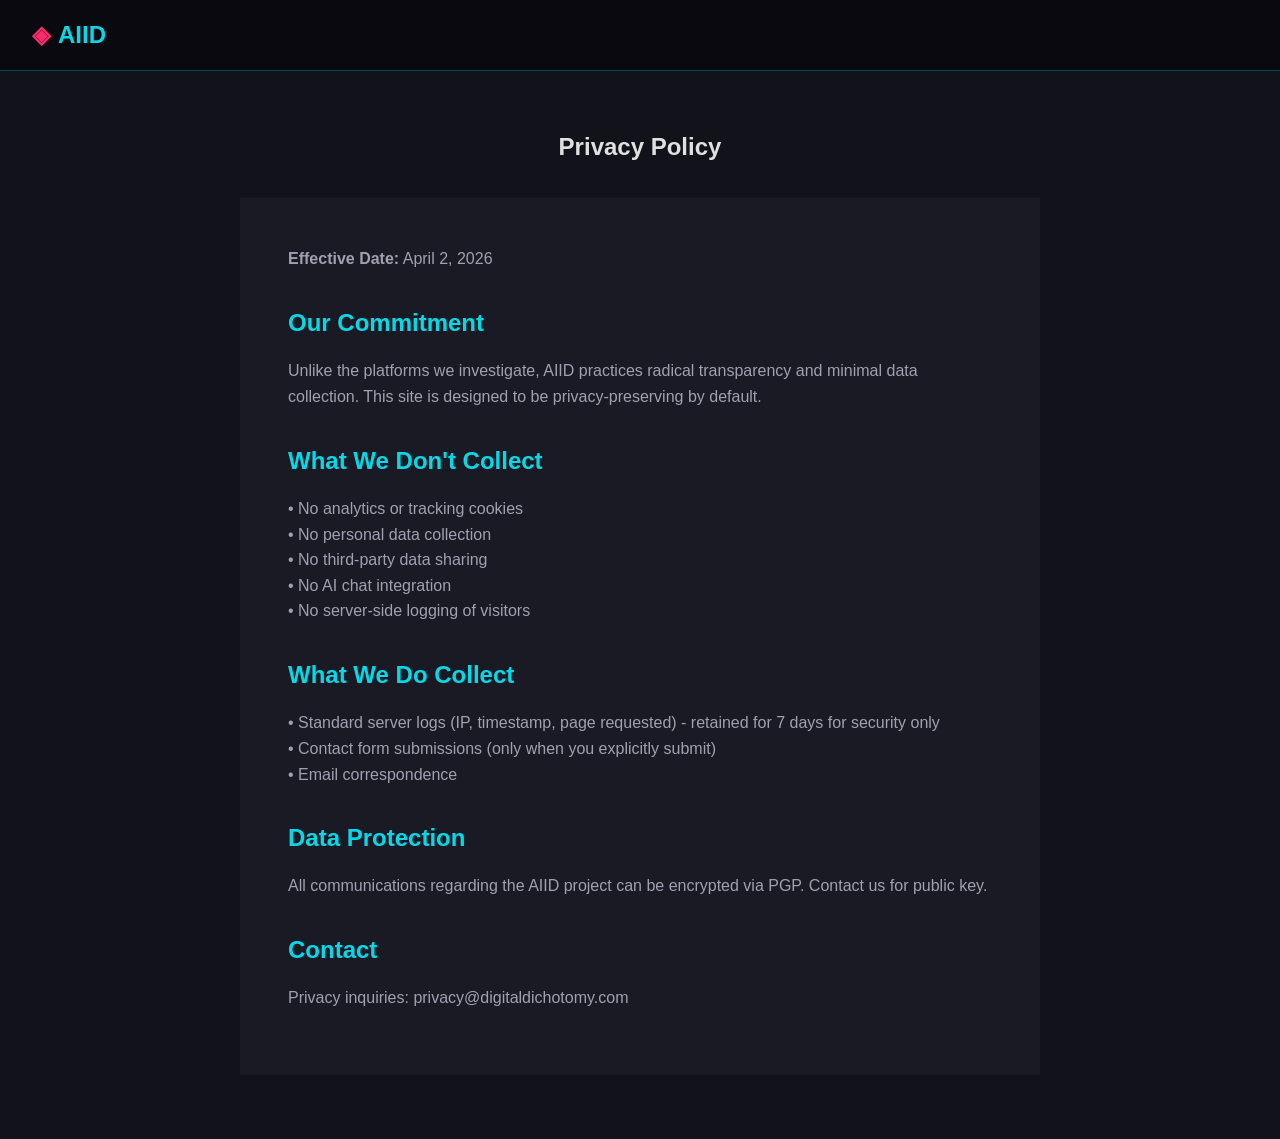
<file: privacy.html>
<!DOCTYPE html>
<html lang="en">
<head>
    <meta charset="UTF-8">
    <meta name="viewport" content="width=device-width, initial-scale=1.0">
    <title>Privacy Policy | AIID - Digital Dichotomy</title>
    <link rel="stylesheet" href="assets/css/style.css">
    <style>
        .page-section { background: var(--bg-secondary); min-height: 100vh; padding: 8rem 2rem 4rem; }
        .page-container { max-width: 800px; margin: 0 auto; }
        .page-content { background: var(--bg-tertiary); padding: 3rem; }
        .page-content h2 { color: var(--accent-cyan); margin: 2rem 0 1rem; }
        .page-content p { color: var(--text-secondary); margin-bottom: 1rem; }
    </style>
</head>
<body>
    <nav class="navbar">
        <div class="nav-container">
            <a href="index.html" class="logo">AIID</a>
        </div>
    </nav>
    <section class="page-section">
        <div class="page-container">
            <h1 style="text-align: center; margin-bottom: 2rem;">Privacy Policy</h1>
            <div class="page-content">
                <p><strong>Effective Date:</strong> April 2, 2026</p>

                <h2>Our Commitment</h2>
                <p>Unlike the platforms we investigate, AIID practices radical transparency and minimal data collection. This site is designed to be privacy-preserving by default.</p>

                <h2>What We Don't Collect</h2>
                <p>• No analytics or tracking cookies<br>
                • No personal data collection<br>
                • No third-party data sharing<br>
                • No AI chat integration<br>
                • No server-side logging of visitors</p>

                <h2>What We Do Collect</h2>
                <p>• Standard server logs (IP, timestamp, page requested) - retained for 7 days for security only<br>
                • Contact form submissions (only when you explicitly submit)<br>
                • Email correspondence</p>

                <h2>Data Protection</h2>
                <p>All communications regarding the AIID project can be encrypted via PGP. Contact us for public key.</p>

                <h2>Contact</h2>
                <p>Privacy inquiries: privacy@digitaldichotomy.com</p>
            </div>
        </div>
    </section>
</body>
</html>
</file>
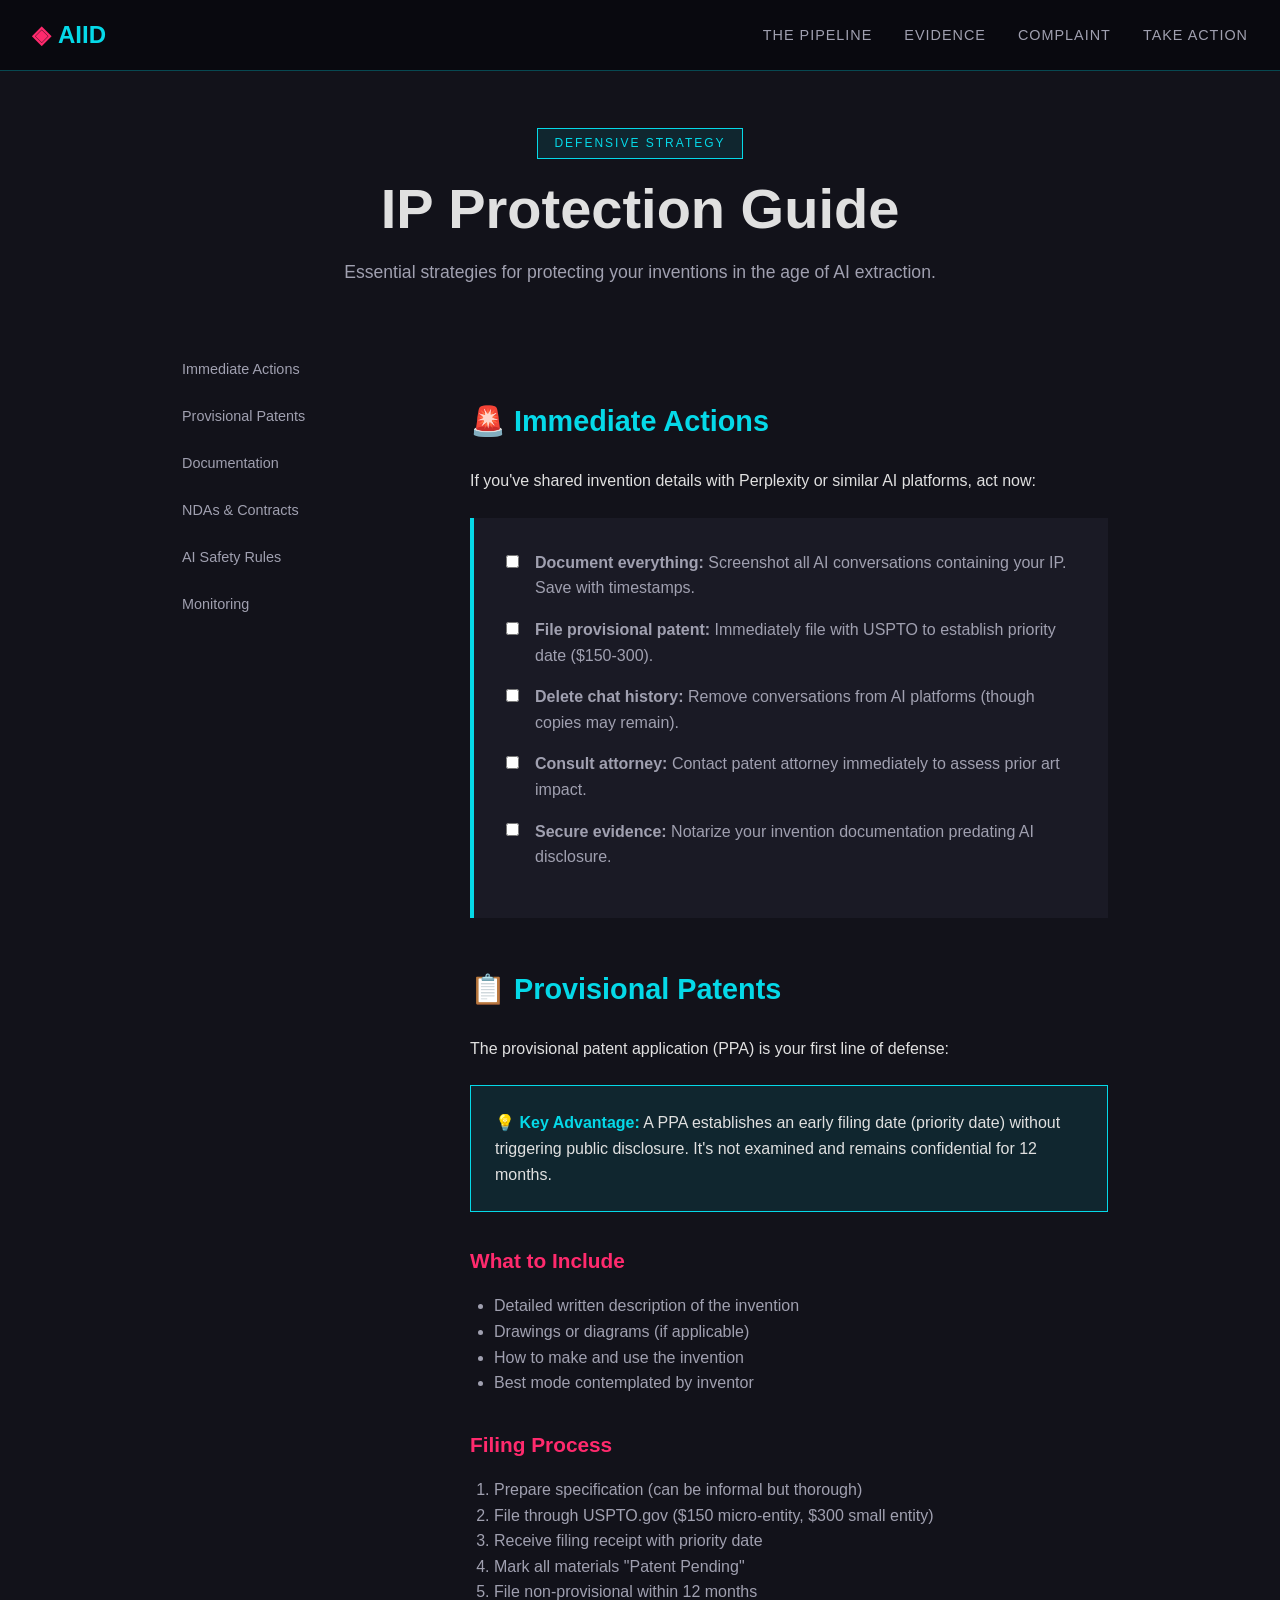
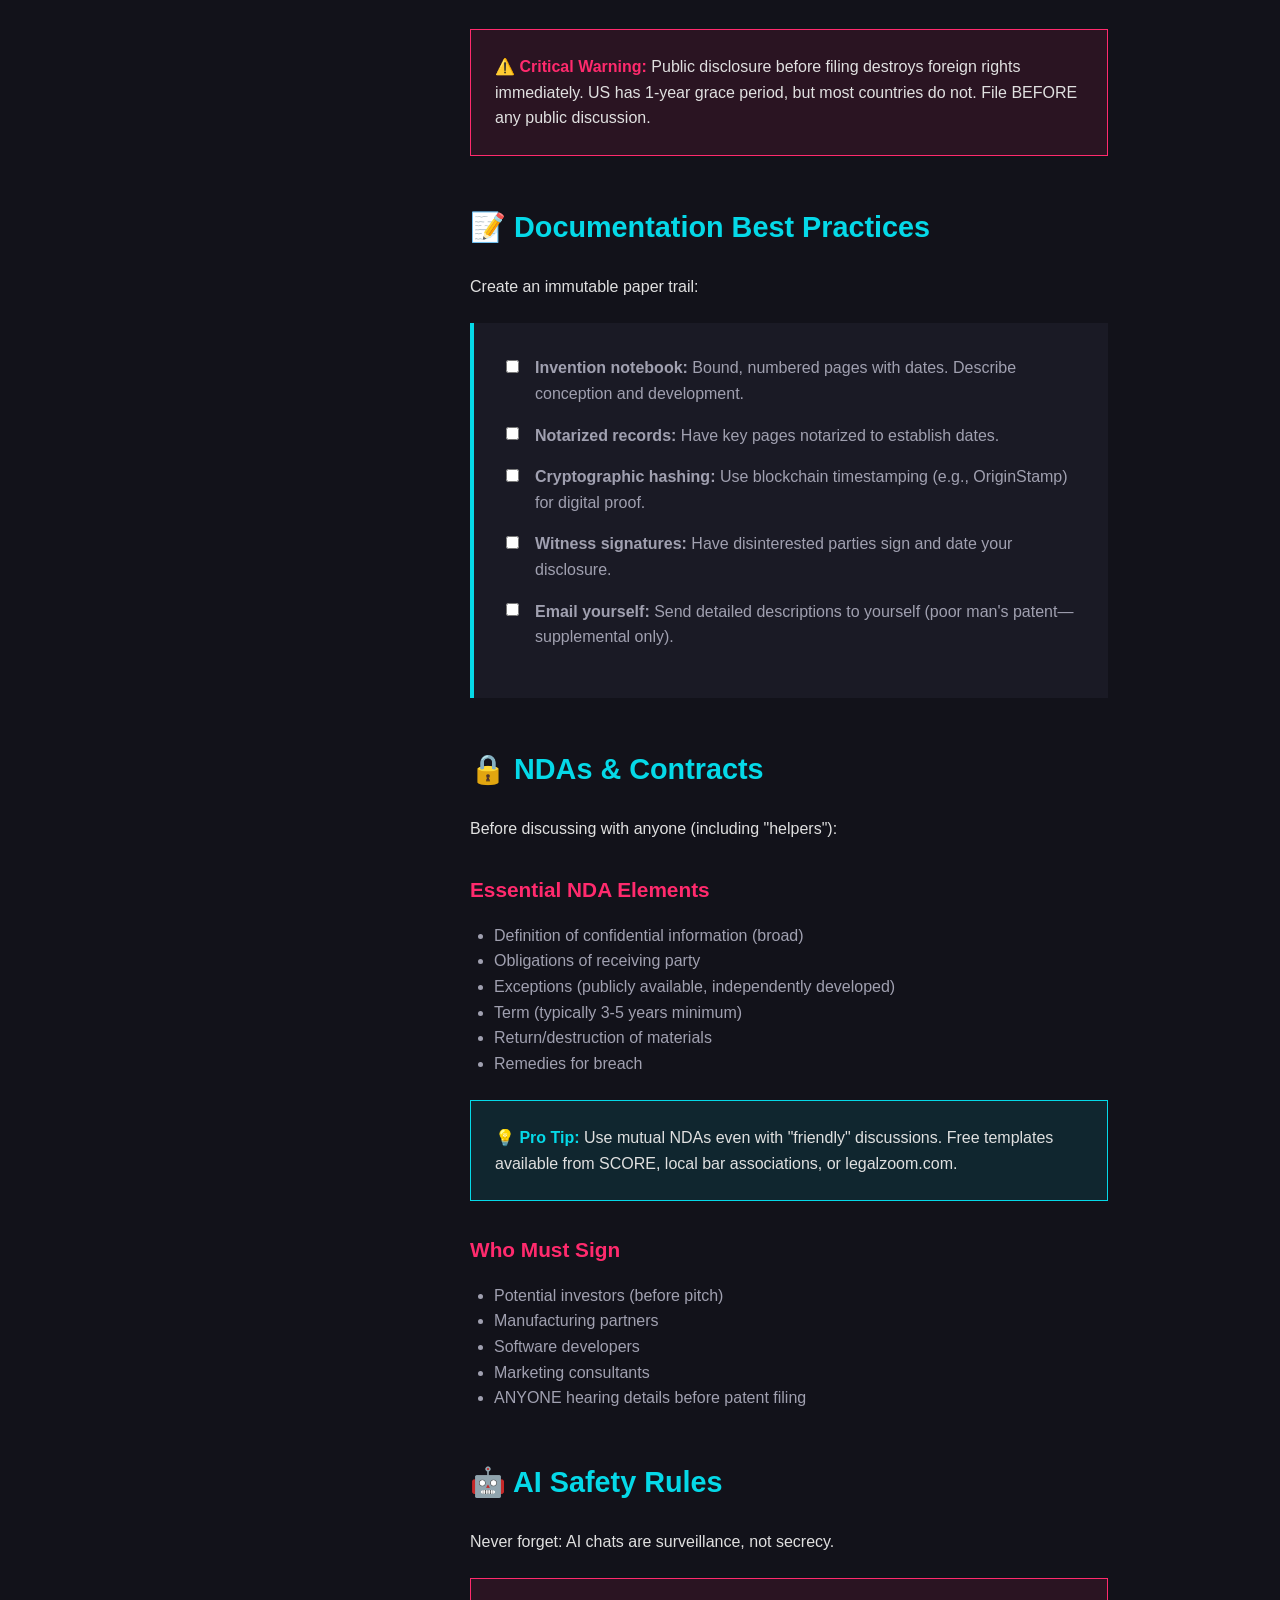
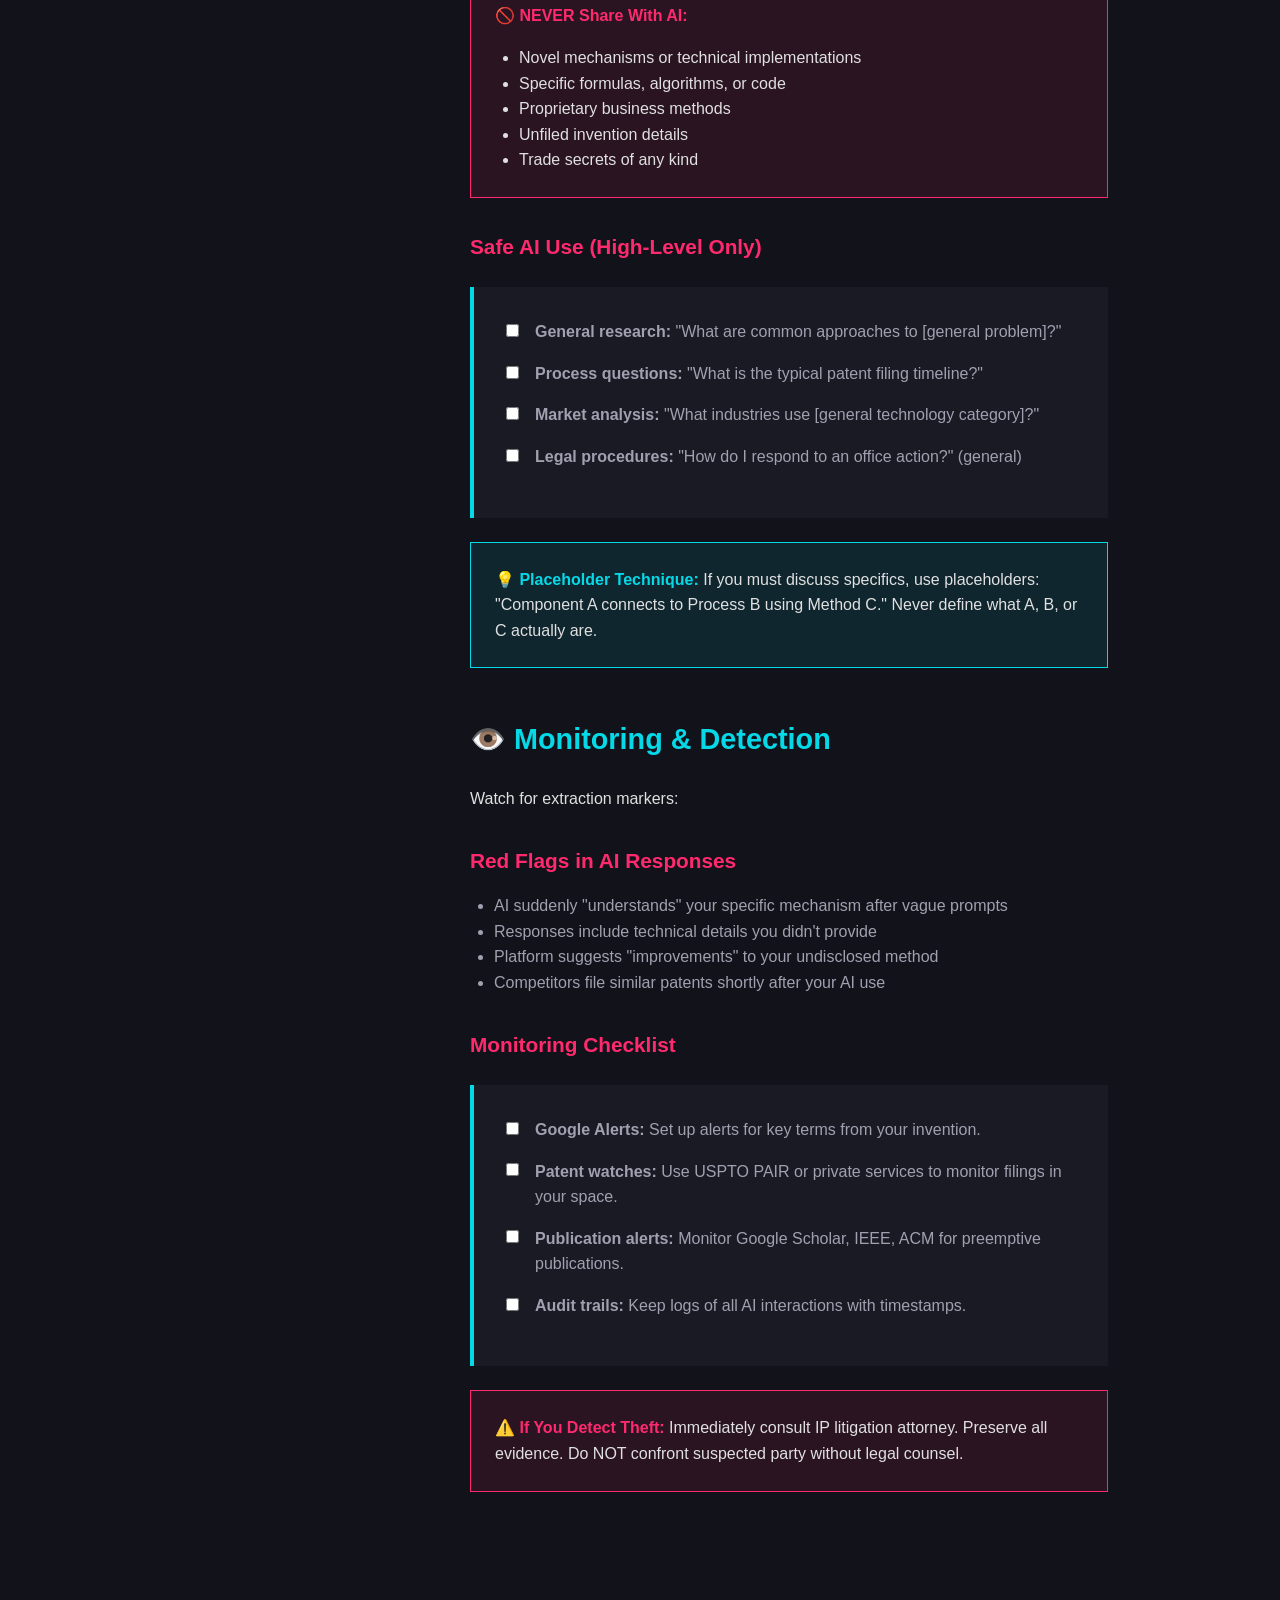
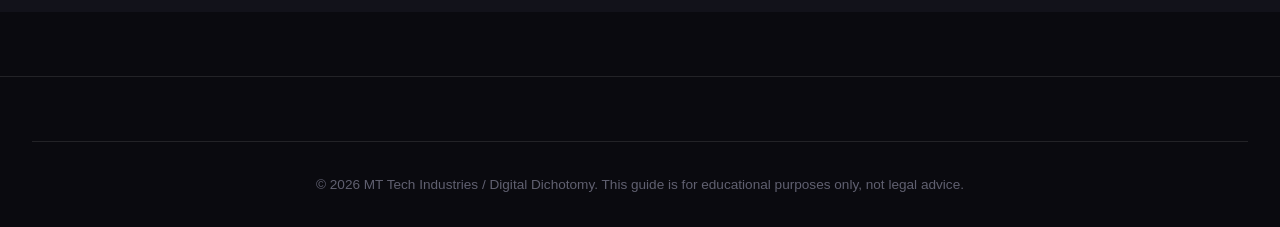
<file: protection-guide.html>
<!DOCTYPE html>
<html lang="en">
<head>
    <meta charset="UTF-8">
    <meta name="viewport" content="width=device-width, initial-scale=1.0">
    <title>IP Protection Guide | AIID - Digital Dichotomy</title>
    <link rel="stylesheet" href="assets/css/style.css">
    <style>
        .guide-section { background: var(--bg-secondary); min-height: 100vh; padding-top: 8rem; }
        .guide-container { max-width: 1000px; margin: 0 auto; padding: 0 2rem; }
        .guide-grid { display: grid; grid-template-columns: 250px 1fr; gap: 3rem; margin-top: 3rem; }
        .guide-nav { position: sticky; top: 100px; height: fit-content; }
        .guide-nav ul { list-style: none; }
        .guide-nav li { margin-bottom: 0.5rem; }
        .guide-nav a { color: var(--text-secondary); text-decoration: none; font-size: 0.9rem; display: block; padding: 0.5rem; border-left: 2px solid transparent; transition: all 0.3s; }
        .guide-nav a:hover, .guide-nav a.active { color: var(--accent-cyan); border-left-color: var(--accent-cyan); background: rgba(5, 217, 232, 0.1); }
        .guide-content h2 { color: var(--accent-cyan); margin: 3rem 0 1.5rem; font-size: 1.8rem; }
        .guide-content h3 { color: var(--accent-red); margin: 2rem 0 1rem; font-size: 1.3rem; }
        .checklist { background: var(--bg-tertiary); padding: 2rem; margin: 1.5rem 0; border-left: 4px solid var(--accent-cyan); }
        .checklist-item { display: flex; align-items: flex-start; gap: 1rem; margin-bottom: 1rem; }
        .checklist-item input[type="checkbox"] { margin-top: 0.3rem; accent-color: var(--accent-cyan); }
        .checklist-item label { color: var(--text-secondary); cursor: pointer; }
        .tip-box { background: rgba(5, 217, 232, 0.1); border: 1px solid var(--accent-cyan); padding: 1.5rem; margin: 1.5rem 0; }
        .tip-box strong { color: var(--accent-cyan); }
        .danger-box { background: rgba(255, 42, 109, 0.1); border: 1px solid var(--accent-red); padding: 1.5rem; margin: 1.5rem 0; }
        .danger-box strong { color: var(--accent-red); }
        @media (max-width: 768px) { .guide-grid { grid-template-columns: 1fr; } .guide-nav { position: relative; top: 0; } }
    </style>
</head>
<body>
    <nav class="navbar">
        <div class="nav-container">
            <a href="index.html" class="logo">AIID</a>
            <ul class="nav-links">
                <li><a href="index.html#pipeline">The Pipeline</a></li>
                <li><a href="index.html#evidence">Evidence</a></li>
                <li><a href="index.html#complaint">Complaint</a></li>
                <li><a href="index.html#action">Take Action</a></li>
            </ul>
        </div>
    </nav>

    <section class="guide-section">
        <div class="guide-container">
            <div class="section-header">
                <span class="section-tag">Defensive Strategy</span>
                <h1 class="section-title">IP Protection Guide</h1>
                <p class="section-desc">Essential strategies for protecting your inventions in the age of AI extraction.</p>
            </div>

            <div class="guide-grid">
                <nav class="guide-nav">
                    <ul>
                        <li><a href="#immediate" class="active">Immediate Actions</a></li>
                        <li><a href="#provisional">Provisional Patents</a></li>
                        <li><a href="#documentation">Documentation</a></li>
                        <li><a href="#nda">NDAs & Contracts</a></li>
                        <li><a href="#ai-safety">AI Safety Rules</a></li>
                        <li><a href="#monitoring">Monitoring</a></li>
                    </ul>
                </nav>

                <div class="guide-content">
                    <h2 id="immediate">🚨 Immediate Actions</h2>
                    <p>If you've shared invention details with Perplexity or similar AI platforms, act now:</p>

                    <div class="checklist">
                        <div class="checklist-item">
                            <input type="checkbox" id="imm1">
                            <label for="imm1"><strong>Document everything:</strong> Screenshot all AI conversations containing your IP. Save with timestamps.</label>
                        </div>
                        <div class="checklist-item">
                            <input type="checkbox" id="imm2">
                            <label for="imm2"><strong>File provisional patent:</strong> Immediately file with USPTO to establish priority date ($150-300).</label>
                        </div>
                        <div class="checklist-item">
                            <input type="checkbox" id="imm3">
                            <label for="imm3"><strong>Delete chat history:</strong> Remove conversations from AI platforms (though copies may remain).</label>
                        </div>
                        <div class="checklist-item">
                            <input type="checkbox" id="imm4">
                            <label for="imm4"><strong>Consult attorney:</strong> Contact patent attorney immediately to assess prior art impact.</label>
                        </div>
                        <div class="checklist-item">
                            <input type="checkbox" id="imm5">
                            <label for="imm5"><strong>Secure evidence:</strong> Notarize your invention documentation predating AI disclosure.</label>
                        </div>
                    </div>

                    <h2 id="provisional">📋 Provisional Patents</h2>
                    <p>The provisional patent application (PPA) is your first line of defense:</p>

                    <div class="tip-box">
                        <strong>💡 Key Advantage:</strong> A PPA establishes an early filing date (priority date) without triggering public disclosure. It's not examined and remains confidential for 12 months.
                    </div>

                    <h3>What to Include</h3>
                    <ul style="color: var(--text-secondary); margin-left: 1.5rem;">
                        <li>Detailed written description of the invention</li>
                        <li>Drawings or diagrams (if applicable)</li>
                        <li>How to make and use the invention</li>
                        <li>Best mode contemplated by inventor</li>
                    </ul>

                    <h3>Filing Process</h3>
                    <ol style="color: var(--text-secondary); margin-left: 1.5rem;">
                        <li>Prepare specification (can be informal but thorough)</li>
                        <li>File through USPTO.gov ($150 micro-entity, $300 small entity)</li>
                        <li>Receive filing receipt with priority date</li>
                        <li>Mark all materials "Patent Pending"</li>
                        <li>File non-provisional within 12 months</li>
                    </ol>

                    <div class="danger-box">
                        <strong>⚠️ Critical Warning:</strong> Public disclosure before filing destroys foreign rights immediately. US has 1-year grace period, but most countries do not. File BEFORE any public discussion.
                    </div>

                    <h2 id="documentation">📝 Documentation Best Practices</h2>
                    <p>Create an immutable paper trail:</p>

                    <div class="checklist">
                        <div class="checklist-item">
                            <input type="checkbox" id="doc1">
                            <label for="doc1"><strong>Invention notebook:</strong> Bound, numbered pages with dates. Describe conception and development.</label>
                        </div>
                        <div class="checklist-item">
                            <input type="checkbox" id="doc2">
                            <label for="doc2"><strong>Notarized records:</strong> Have key pages notarized to establish dates.</label>
                        </div>
                        <div class="checklist-item">
                            <input type="checkbox" id="doc3">
                            <label for="doc3"><strong>Cryptographic hashing:</strong> Use blockchain timestamping (e.g., OriginStamp) for digital proof.</label>
                        </div>
                        <div class="checklist-item">
                            <input type="checkbox" id="doc4">
                            <label for="doc4"><strong>Witness signatures:</strong> Have disinterested parties sign and date your disclosure.</label>
                        </div>
                        <div class="checklist-item">
                            <input type="checkbox" id="doc5">
                            <label for="doc5"><strong>Email yourself:</strong> Send detailed descriptions to yourself (poor man's patent—supplemental only).</label>
                        </div>
                    </div>

                    <h2 id="nda">🔒 NDAs & Contracts</h2>
                    <p>Before discussing with anyone (including "helpers"):</p>

                    <h3>Essential NDA Elements</h3>
                    <ul style="color: var(--text-secondary); margin-left: 1.5rem;">
                        <li>Definition of confidential information (broad)</li>
                        <li>Obligations of receiving party</li>
                        <li>Exceptions (publicly available, independently developed)</li>
                        <li>Term (typically 3-5 years minimum)</li>
                        <li>Return/destruction of materials</li>
                        <li>Remedies for breach</li>
                    </ul>

                    <div class="tip-box">
                        <strong>💡 Pro Tip:</strong> Use mutual NDAs even with "friendly" discussions. Free templates available from SCORE, local bar associations, or legalzoom.com.
                    </div>

                    <h3>Who Must Sign</h3>
                    <ul style="color: var(--text-secondary); margin-left: 1.5rem;">
                        <li>Potential investors (before pitch)</li>
                        <li>Manufacturing partners</li>
                        <li>Software developers</li>
                        <li>Marketing consultants</li>
                        <li>ANYONE hearing details before patent filing</li>
                    </ul>

                    <h2 id="ai-safety">🤖 AI Safety Rules</h2>
                    <p>Never forget: AI chats are surveillance, not secrecy.</p>

                    <div class="danger-box">
                        <strong>🚫 NEVER Share With AI:</strong>
                        <ul style="margin-top: 1rem; margin-left: 1.5rem;">
                            <li>Novel mechanisms or technical implementations</li>
                            <li>Specific formulas, algorithms, or code</li>
                            <li>Proprietary business methods</li>
                            <li>Unfiled invention details</li>
                            <li>Trade secrets of any kind</li>
                        </ul>
                    </div>

                    <h3>Safe AI Use (High-Level Only)</h3>
                    <div class="checklist">
                        <div class="checklist-item">
                            <input type="checkbox" id="ai1">
                            <label for="ai1"><strong>General research:</strong> "What are common approaches to [general problem]?"</label>
                        </div>
                        <div class="checklist-item">
                            <input type="checkbox" id="ai2">
                            <label for="ai2"><strong>Process questions:</strong> "What is the typical patent filing timeline?"</label>
                        </div>
                        <div class="checklist-item">
                            <input type="checkbox" id="ai3">
                            <label for="ai3"><strong>Market analysis:</strong> "What industries use [general technology category]?"</label>
                        </div>
                        <div class="checklist-item">
                            <input type="checkbox" id="ai4">
                            <label for="ai4"><strong>Legal procedures:</strong> "How do I respond to an office action?" (general)</label>
                        </div>
                    </div>

                    <div class="tip-box">
                        <strong>💡 Placeholder Technique:</strong> If you must discuss specifics, use placeholders: "Component A connects to Process B using Method C." Never define what A, B, or C actually are.
                    </div>

                    <h2 id="monitoring">👁️ Monitoring & Detection</h2>
                    <p>Watch for extraction markers:</p>

                    <h3>Red Flags in AI Responses</h3>
                    <ul style="color: var(--text-secondary); margin-left: 1.5rem;">
                        <li>AI suddenly "understands" your specific mechanism after vague prompts</li>
                        <li>Responses include technical details you didn't provide</li>
                        <li>Platform suggests "improvements" to your undisclosed method</li>
                        <li>Competitors file similar patents shortly after your AI use</li>
                    </ul>

                    <h3>Monitoring Checklist</h3>
                    <div class="checklist">
                        <div class="checklist-item">
                            <input type="checkbox" id="mon1">
                            <label for="mon1"><strong>Google Alerts:</strong> Set up alerts for key terms from your invention.</label>
                        </div>
                        <div class="checklist-item">
                            <input type="checkbox" id="mon2">
                            <label for="mon2"><strong>Patent watches:</strong> Use USPTO PAIR or private services to monitor filings in your space.</label>
                        </div>
                        <div class="checklist-item">
                            <input type="checkbox" id="mon3">
                            <label for="mon3"><strong>Publication alerts:</strong> Monitor Google Scholar, IEEE, ACM for preemptive publications.</label>
                        </div>
                        <div class="checklist-item">
                            <input type="checkbox" id="mon4">
                            <label for="mon4"><strong>Audit trails:</strong> Keep logs of all AI interactions with timestamps.</label>
                        </div>
                    </div>

                    <div class="danger-box">
                        <strong>⚠️ If You Detect Theft:</strong> Immediately consult IP litigation attorney. Preserve all evidence. Do NOT confront suspected party without legal counsel.
                    </div>
                </div>
            </div>
        </div>
    </section>

    <footer style="margin-top: 4rem;">
        <div class="footer-bottom">
            <p>© 2026 MT Tech Industries / Digital Dichotomy. This guide is for educational purposes only, not legal advice.</p>
        </div>
    </footer>

    <script>
        // Navigation highlighting
        const sections = document.querySelectorAll('.guide-content h2');
        const navLinks = document.querySelectorAll('.guide-nav a');

        window.addEventListener('scroll', () => {
            let current = '';
            sections.forEach(section => {
                const sectionTop = section.offsetTop;
                if (scrollY >= sectionTop - 150) {
                    current = section.getAttribute('id');
                }
            });

            navLinks.forEach(link => {
                link.classList.remove('active');
                if (link.getAttribute('href') === '#' + current) {
                    link.classList.add('active');
                }
            });
        });

        // Smooth scroll
        document.querySelectorAll('.guide-nav a').forEach(anchor => {
            anchor.addEventListener('click', function (e) {
                e.preventDefault();
                document.querySelector(this.getAttribute('href')).scrollIntoView({
                    behavior: 'smooth'
                });
            });
        });
    </script>
</body>
</html>
</file>
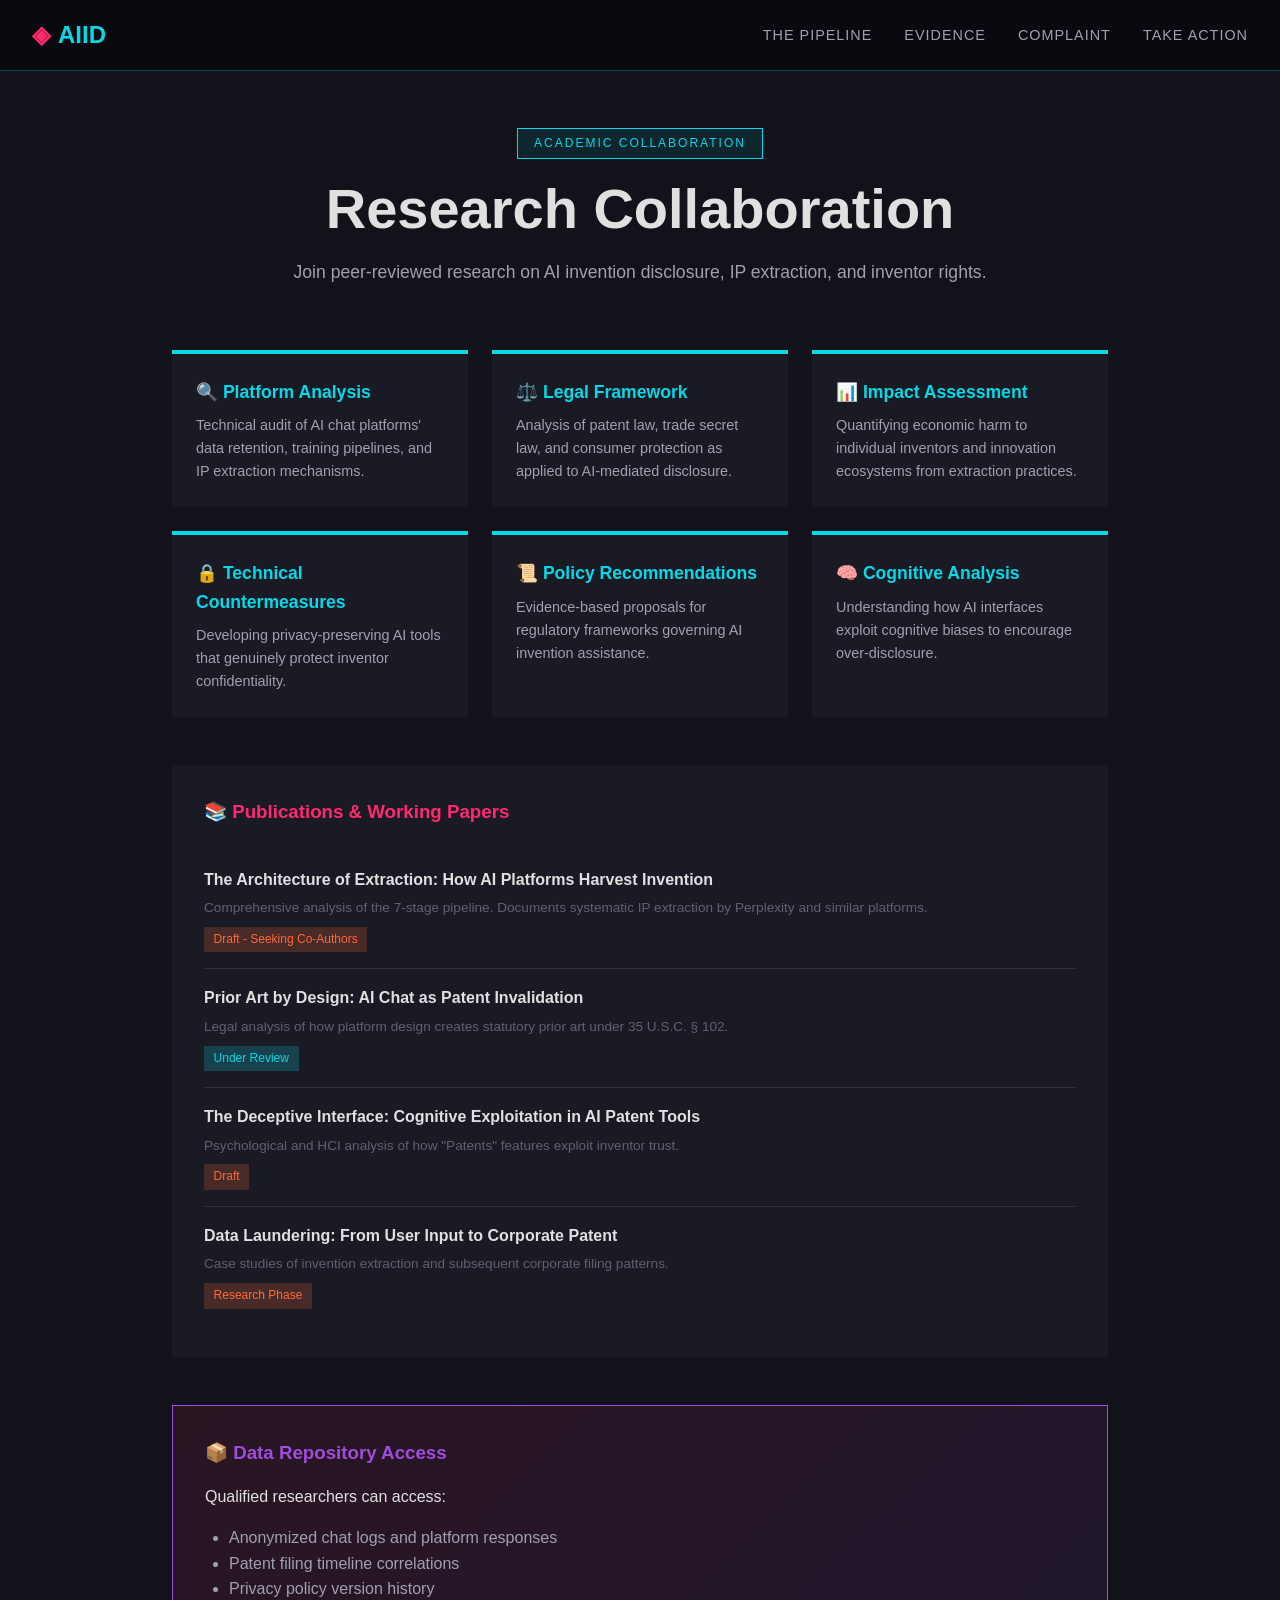
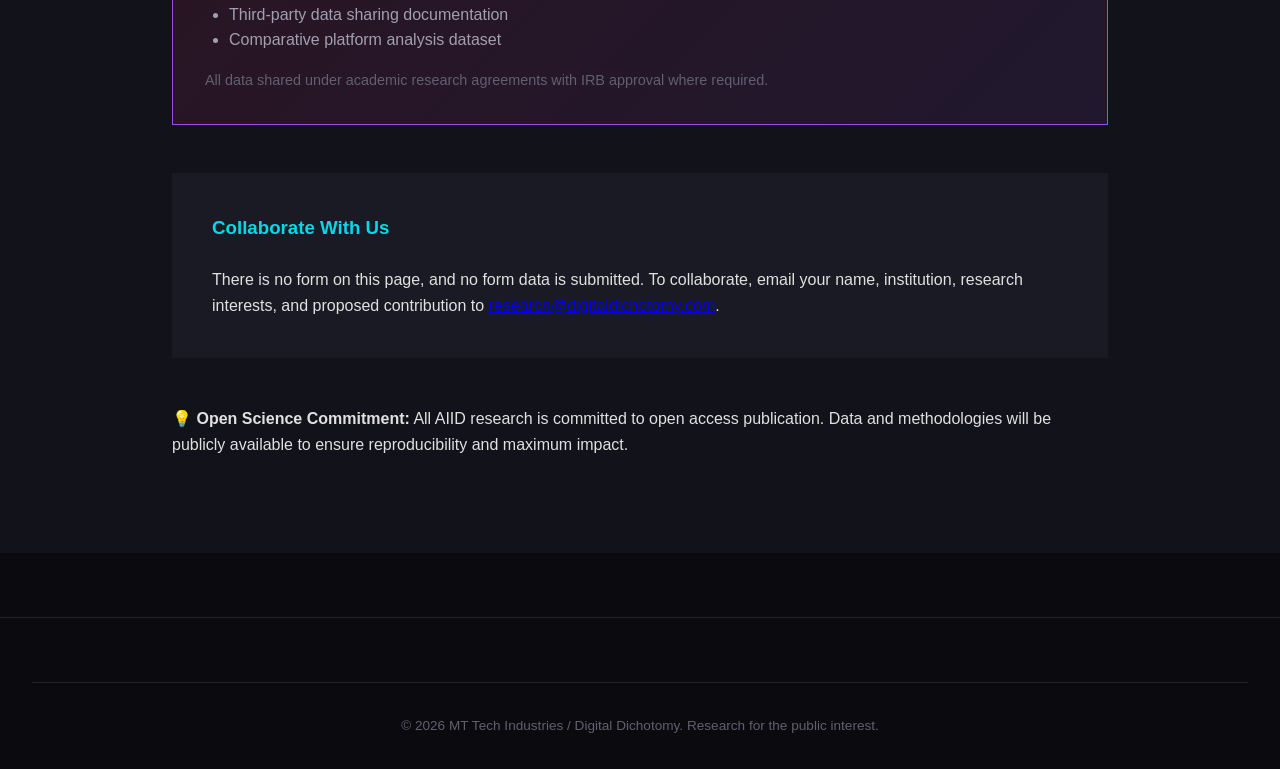
<file: research.html>
<!DOCTYPE html>
<html lang="en">
<head>
    <meta charset="UTF-8">
    <meta name="viewport" content="width=device-width, initial-scale=1.0">
    <title>Research Collaboration | AIID - Digital Dichotomy</title>
    <link rel="stylesheet" href="assets/css/style.css">
    <style>
        .research-section { background: var(--bg-secondary); min-height: 100vh; padding-top: 8rem; }
        .research-container { max-width: 1000px; margin: 0 auto; padding: 0 2rem; }
        .research-areas { display: grid; grid-template-columns: repeat(auto-fit, minmax(250px, 1fr)); gap: 1.5rem; margin: 3rem 0; }
        .research-card { background: var(--bg-tertiary); padding: 1.5rem; border-top: 4px solid var(--accent-cyan); }
        .research-card h3 { color: var(--accent-cyan); margin-bottom: 0.5rem; font-size: 1.1rem; }
        .research-card p { color: var(--text-secondary); font-size: 0.9rem; }
        .publications { background: var(--bg-tertiary); padding: 2rem; margin: 3rem 0; }
        .publications h3 { color: var(--accent-red); margin-bottom: 1.5rem; }
        .pub-item { padding: 1rem 0; border-bottom: 1px solid rgba(255,255,255,0.1); }
        .pub-item:last-child { border-bottom: none; }
        .pub-item h4 { color: var(--text-primary); margin-bottom: 0.3rem; }
        .pub-item p { color: var(--text-muted); font-size: 0.85rem; }
        .pub-item .status { display: inline-block; padding: 0.2rem 0.6rem; font-size: 0.75rem; margin-top: 0.5rem; }
        .status-draft { background: rgba(255,107,53,0.2); color: var(--accent-orange); }
        .status-review { background: rgba(5,217,232,0.2); color: var(--accent-cyan); }
        .status-published { background: rgba(0,255,136,0.2); color: #00ff88; }
        .data-access { background: linear-gradient(135deg, rgba(255,42,109,0.1), rgba(157,78,221,0.1)); border: 1px solid var(--accent-purple); padding: 2rem; margin: 3rem 0; }
        .collab-form { background: var(--bg-tertiary); padding: 2.5rem; margin: 3rem 0; }
        .form-grid { display: grid; grid-template-columns: 1fr 1fr; gap: 1.5rem; }
        @media (max-width: 600px) { .form-grid { grid-template-columns: 1fr; } }
    </style>
</head>
<body>
    <nav class="navbar">
        <div class="nav-container">
            <a href="index.html" class="logo">AIID</a>
            <ul class="nav-links">
                <li><a href="index.html#pipeline">The Pipeline</a></li>
                <li><a href="index.html#evidence">Evidence</a></li>
                <li><a href="index.html#complaint">Complaint</a></li>
                <li><a href="index.html#action">Take Action</a></li>
            </ul>
        </div>
    </nav>

    <section class="research-section">
        <div class="research-container">
            <div class="section-header">
                <span class="section-tag">Academic Collaboration</span>
                <h1 class="section-title">Research Collaboration</h1>
                <p class="section-desc">Join peer-reviewed research on AI invention disclosure, IP extraction, and inventor rights.</p>
            </div>

            <div class="research-areas">
                <div class="research-card">
                    <h3>🔍 Platform Analysis</h3>
                    <p>Technical audit of AI chat platforms' data retention, training pipelines, and IP extraction mechanisms.</p>
                </div>
                <div class="research-card">
                    <h3>⚖️ Legal Framework</h3>
                    <p>Analysis of patent law, trade secret law, and consumer protection as applied to AI-mediated disclosure.</p>
                </div>
                <div class="research-card">
                    <h3>📊 Impact Assessment</h3>
                    <p>Quantifying economic harm to individual inventors and innovation ecosystems from extraction practices.</p>
                </div>
                <div class="research-card">
                    <h3>🔒 Technical Countermeasures</h3>
                    <p>Developing privacy-preserving AI tools that genuinely protect inventor confidentiality.</p>
                </div>
                <div class="research-card">
                    <h3>📜 Policy Recommendations</h3>
                    <p>Evidence-based proposals for regulatory frameworks governing AI invention assistance.</p>
                </div>
                <div class="research-card">
                    <h3>🧠 Cognitive Analysis</h3>
                    <p>Understanding how AI interfaces exploit cognitive biases to encourage over-disclosure.</p>
                </div>
            </div>

            <div class="publications">
                <h3>📚 Publications & Working Papers</h3>

                <div class="pub-item">
                    <h4>The Architecture of Extraction: How AI Platforms Harvest Invention</h4>
                    <p>Comprehensive analysis of the 7-stage pipeline. Documents systematic IP extraction by Perplexity and similar platforms.</p>
                    <span class="status status-draft">Draft - Seeking Co-Authors</span>
                </div>

                <div class="pub-item">
                    <h4>Prior Art by Design: AI Chat as Patent Invalidation</h4>
                    <p>Legal analysis of how platform design creates statutory prior art under 35 U.S.C. § 102.</p>
                    <span class="status status-review">Under Review</span>
                </div>

                <div class="pub-item">
                    <h4>The Deceptive Interface: Cognitive Exploitation in AI Patent Tools</h4>
                    <p>Psychological and HCI analysis of how "Patents" features exploit inventor trust.</p>
                    <span class="status status-draft">Draft</span>
                </div>

                <div class="pub-item">
                    <h4>Data Laundering: From User Input to Corporate Patent</h4>
                    <p>Case studies of invention extraction and subsequent corporate filing patterns.</p>
                    <span class="status status-draft">Research Phase</span>
                </div>
            </div>

            <div class="data-access">
                <h3 style="color: var(--accent-purple); margin-bottom: 1rem;">📦 Data Repository Access</h3>
                <p>Qualified researchers can access:</p>
                <ul style="color: var(--text-secondary); margin: 1rem 0 1rem 1.5rem;">
                    <li>Anonymized chat logs and platform responses</li>
                    <li>Patent filing timeline correlations</li>
                    <li>Privacy policy version history</li>
                    <li>Third-party data sharing documentation</li>
                    <li>Comparative platform analysis dataset</li>
                </ul>
                <p style="color: var(--text-muted); font-size: 0.9rem;">All data shared under academic research agreements with IRB approval where required.</p>
            </div>

            <div class="collab-form">
                <h3 style="color: var(--accent-cyan); margin-bottom: 1.5rem;">Collaborate With Us</h3>
                <p>There is no form on this page, and no form data is submitted. To collaborate, email your name, institution, research interests, and proposed contribution to <a href="mailto:research@digitaldichotomy.com">research@digitaldichotomy.com</a>.</p>
            </div>

            <div class="tip-box">
                <strong>💡 Open Science Commitment:</strong> All AIID research is committed to open access publication. Data and methodologies will be publicly available to ensure reproducibility and maximum impact.
            </div>
        </div>
    </section>

    <footer style="margin-top: 4rem;">
        <div class="footer-bottom">
            <p>© 2026 MT Tech Industries / Digital Dichotomy. Research for the public interest.</p>
        </div>
    </footer>
</body>
</html>
</file>
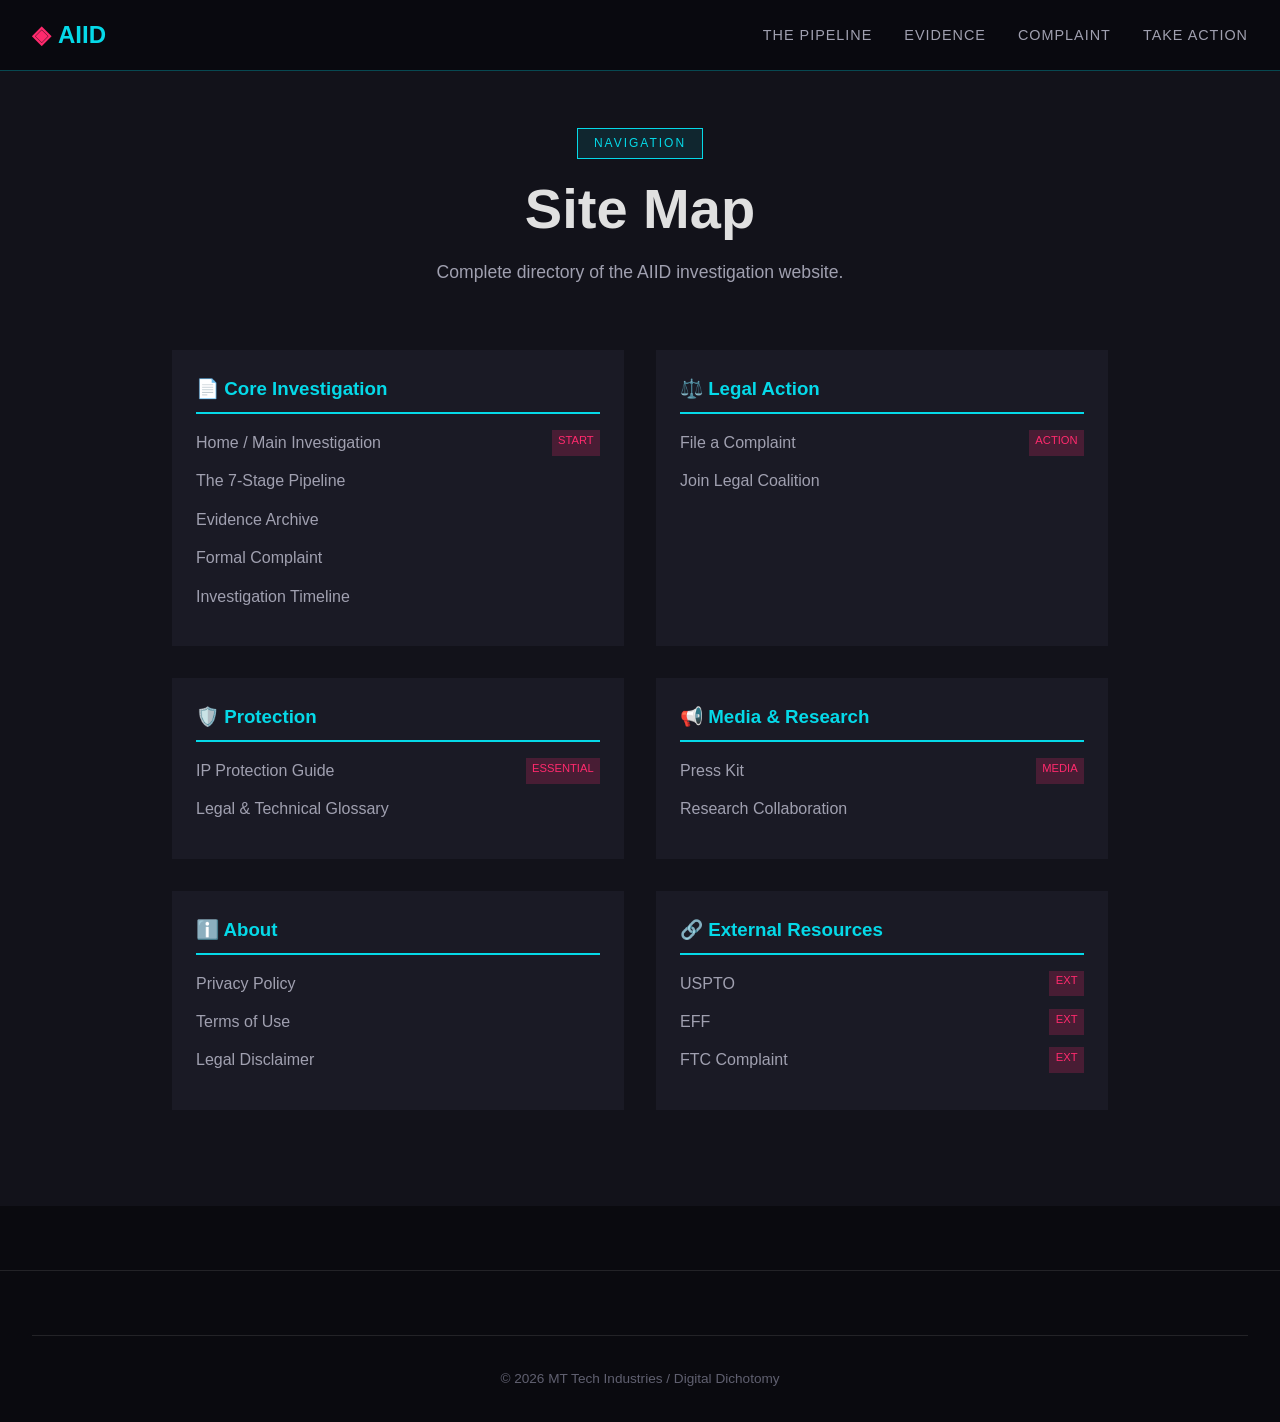
<file: sitemap.html>
<!DOCTYPE html>
<html lang="en">
<head>
    <meta charset="UTF-8">
    <meta name="viewport" content="width=device-width, initial-scale=1.0">
    <title>Site Map | AIID - Digital Dichotomy</title>
    <link rel="stylesheet" href="assets/css/style.css">
    <style>
        .sitemap-section { background: var(--bg-secondary); min-height: 100vh; padding-top: 8rem; }
        .sitemap-container { max-width: 1000px; margin: 0 auto; padding: 0 2rem; }
        .sitemap-grid { display: grid; grid-template-columns: repeat(auto-fit, minmax(300px, 1fr)); gap: 2rem; margin-top: 3rem; }
        .sitemap-category { background: var(--bg-tertiary); padding: 1.5rem; }
        .sitemap-category h3 { color: var(--accent-cyan); margin-bottom: 1rem; padding-bottom: 0.5rem; border-bottom: 2px solid var(--accent-cyan); }
        .sitemap-category ul { list-style: none; }
        .sitemap-category li { margin-bottom: 0.8rem; }
        .sitemap-category a { color: var(--text-secondary); text-decoration: none; display: flex; justify-content: space-between; transition: all 0.3s; }
        .sitemap-category a:hover { color: var(--accent-red); padding-left: 0.5rem; }
        .sitemap-category .tag { font-size: 0.7rem; padding: 0.1rem 0.4rem; background: rgba(255,42,109,0.2); color: var(--accent-red); }
    </style>
</head>
<body>
    <nav class="navbar">
        <div class="nav-container">
            <a href="index.html" class="logo">AIID</a>
            <ul class="nav-links">
                <li><a href="index.html#pipeline">The Pipeline</a></li>
                <li><a href="index.html#evidence">Evidence</a></li>
                <li><a href="index.html#complaint">Complaint</a></li>
                <li><a href="index.html#action">Take Action</a></li>
            </ul>
        </div>
    </nav>

    <section class="sitemap-section">
        <div class="sitemap-container">
            <div class="section-header">
                <span class="section-tag">Navigation</span>
                <h1 class="section-title">Site Map</h1>
                <p class="section-desc">Complete directory of the AIID investigation website.</p>
            </div>

            <div class="sitemap-grid">
                <div class="sitemap-category">
                    <h3>📄 Core Investigation</h3>
                    <ul>
                        <li><a href="index.html">Home / Main Investigation <span class="tag">START</span></a></li>
                        <li><a href="index.html#pipeline">The 7-Stage Pipeline</a></li>
                        <li><a href="index.html#evidence">Evidence Archive</a></li>
                        <li><a href="index.html#complaint">Formal Complaint</a></li>
                        <li><a href="timeline.html">Investigation Timeline</a></li>
                    </ul>
                </div>

                <div class="sitemap-category">
                    <h3>⚖️ Legal Action</h3>
                    <ul>
                        <li><a href="complaint-template.html">File a Complaint <span class="tag">ACTION</span></a></li>
                        <li><a href="legal-coalition.html">Join Legal Coalition</a></li>
                    </ul>
                </div>

                <div class="sitemap-category">
                    <h3>🛡️ Protection</h3>
                    <ul>
                        <li><a href="protection-guide.html">IP Protection Guide <span class="tag">ESSENTIAL</span></a></li>
                        <li><a href="glossary.html">Legal & Technical Glossary</a></li>
                    </ul>
                </div>

                <div class="sitemap-category">
                    <h3>📢 Media & Research</h3>
                    <ul>
                        <li><a href="press-kit.html">Press Kit <span class="tag">MEDIA</span></a></li>
                        <li><a href="research.html">Research Collaboration</a></li>
                    </ul>
                </div>

                <div class="sitemap-category">
                    <h3>ℹ️ About</h3>
                    <ul>
                        <li><a href="privacy.html">Privacy Policy</a></li>
                        <li><a href="terms.html">Terms of Use</a></li>
                        <li><a href="disclaimer.html">Legal Disclaimer</a></li>
                    </ul>
                </div>

                <div class="sitemap-category">
                    <h3>🔗 External Resources</h3>
                    <ul>
                        <li><a href="https://www.uspto.gov" target="_blank">USPTO <span class="tag">EXT</span></a></li>
                        <li><a href="https://www.eff.org" target="_blank">EFF <span class="tag">EXT</span></a></li>
                        <li><a href="https://reportfraud.ftc.gov" target="_blank">FTC Complaint <span class="tag">EXT</span></a></li>
                    </ul>
                </div>
            </div>
        </div>
    </section>

    <footer style="margin-top: 4rem;">
        <div class="footer-bottom">
            <p>© 2026 MT Tech Industries / Digital Dichotomy</p>
        </div>
    </footer>
</body>
</html>
</file>
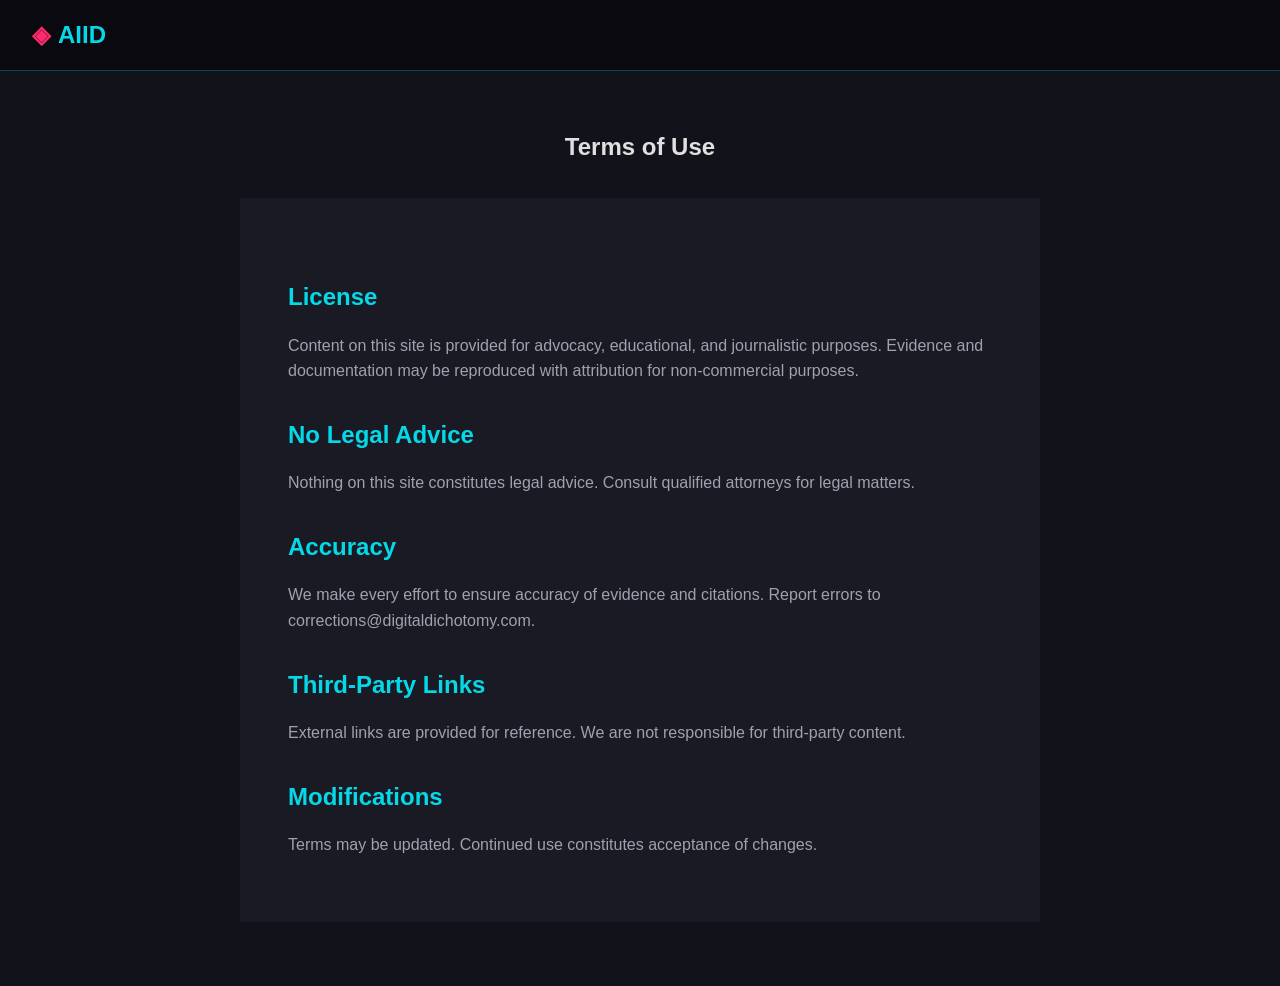
<file: terms.html>
<!DOCTYPE html>
<html lang="en">
<head>
    <meta charset="UTF-8">
    <meta name="viewport" content="width=device-width, initial-scale=1.0">
    <title>Terms of Use | AIID - Digital Dichotomy</title>
    <link rel="stylesheet" href="assets/css/style.css">
    <style>
        .page-section { background: var(--bg-secondary); min-height: 100vh; padding: 8rem 2rem 4rem; }
        .page-container { max-width: 800px; margin: 0 auto; }
        .page-content { background: var(--bg-tertiary); padding: 3rem; }
        .page-content h2 { color: var(--accent-cyan); margin: 2rem 0 1rem; }
        .page-content p { color: var(--text-secondary); margin-bottom: 1rem; }
    </style>
</head>
<body>
    <nav class="navbar">
        <div class="nav-container">
            <a href="index.html" class="logo">AIID</a>
        </div>
    </nav>
    <section class="page-section">
        <div class="page-container">
            <h1 style="text-align: center; margin-bottom: 2rem;">Terms of Use</h1>
            <div class="page-content">
                <h2>License</h2>
                <p>Content on this site is provided for advocacy, educational, and journalistic purposes. Evidence and documentation may be reproduced with attribution for non-commercial purposes.</p>

                <h2>No Legal Advice</h2>
                <p>Nothing on this site constitutes legal advice. Consult qualified attorneys for legal matters.</p>

                <h2>Accuracy</h2>
                <p>We make every effort to ensure accuracy of evidence and citations. Report errors to corrections@digitaldichotomy.com.</p>

                <h2>Third-Party Links</h2>
                <p>External links are provided for reference. We are not responsible for third-party content.</p>

                <h2>Modifications</h2>
                <p>Terms may be updated. Continued use constitutes acceptance of changes.</p>
            </div>
        </div>
    </section>
</body>
</html>
</file>
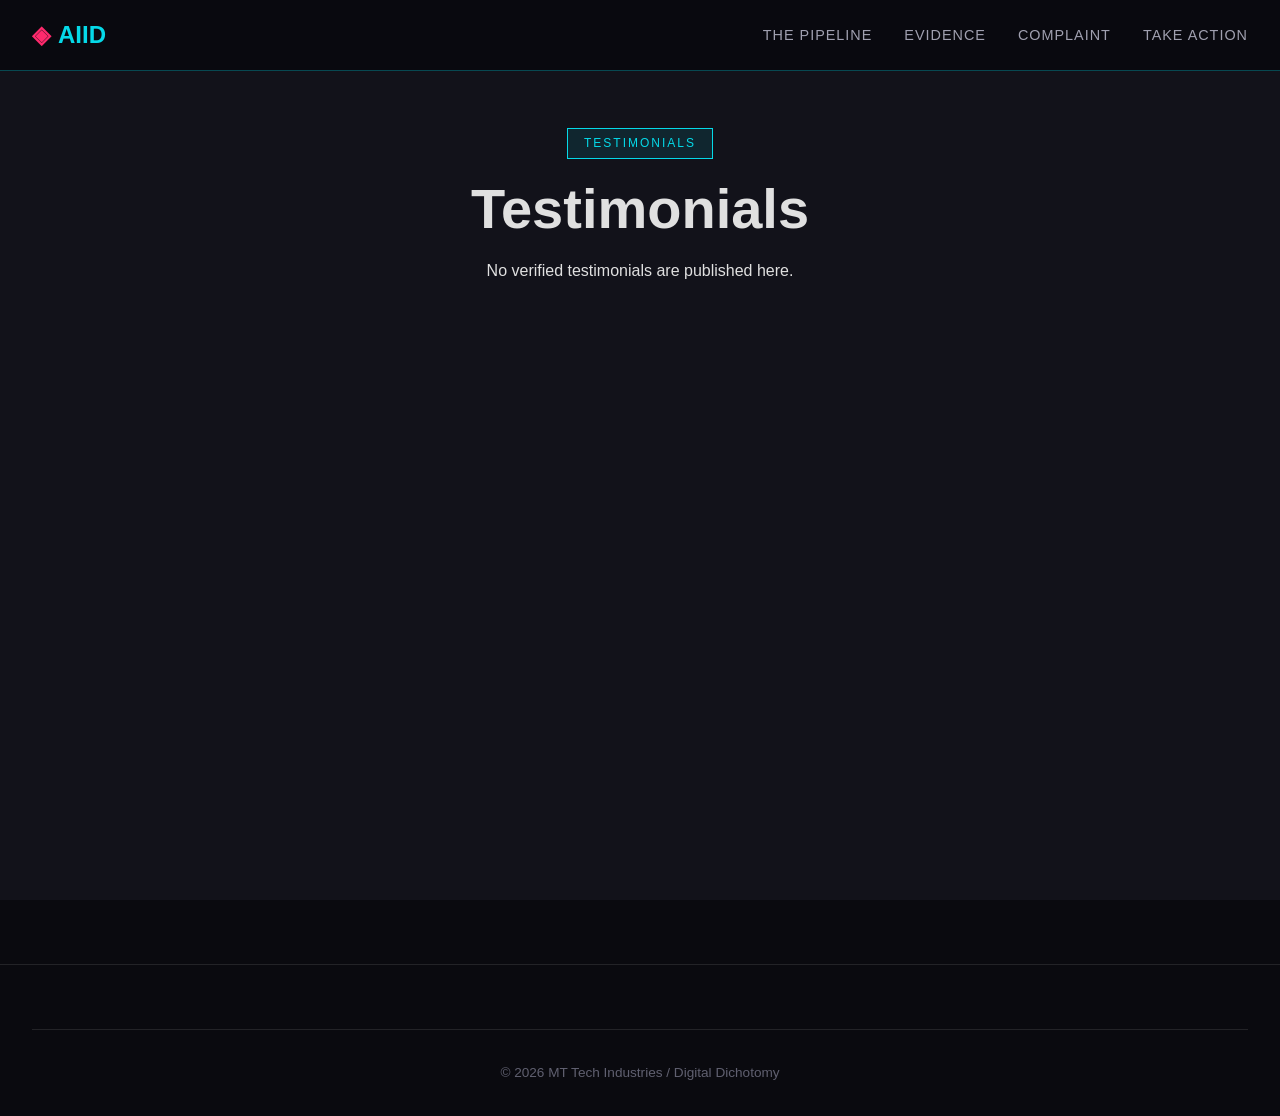
<file: testimonials.html>
<!DOCTYPE html>
<html lang="en">
<head>
    <meta charset="UTF-8">
    <meta name="viewport" content="width=device-width, initial-scale=1.0">
    <title>Testimonials | AIID - Digital Dichotomy</title>
    <link rel="stylesheet" href="assets/css/style.css">
    <style>
        .testimonials-section { background: var(--bg-secondary); min-height: 100vh; padding-top: 8rem; }
        .testimonials-container { max-width: 1000px; margin: 0 auto; padding: 0 2rem; }
    </style>
</head>
<body>
    <nav class="navbar">
        <div class="nav-container">
            <a href="index.html" class="logo">AIID</a>
            <ul class="nav-links">
                <li><a href="index.html#pipeline">The Pipeline</a></li>
                <li><a href="index.html#evidence">Evidence</a></li>
                <li><a href="index.html#complaint">Complaint</a></li>
                <li><a href="index.html#action">Take Action</a></li>
            </ul>
        </div>
    </nav>

    <section class="testimonials-section">
        <div class="testimonials-container">
            <div class="section-header">
                <span class="section-tag">Testimonials</span>
                <h1 class="section-title">Testimonials</h1>
                <p>No verified testimonials are published here.</p>
            </div>
        </div>
    </section>

    <footer style="margin-top: 4rem;">
        <div class="footer-bottom">
            <p>© 2026 MT Tech Industries / Digital Dichotomy</p>
        </div>
    </footer>
</body>
</html>
</file>
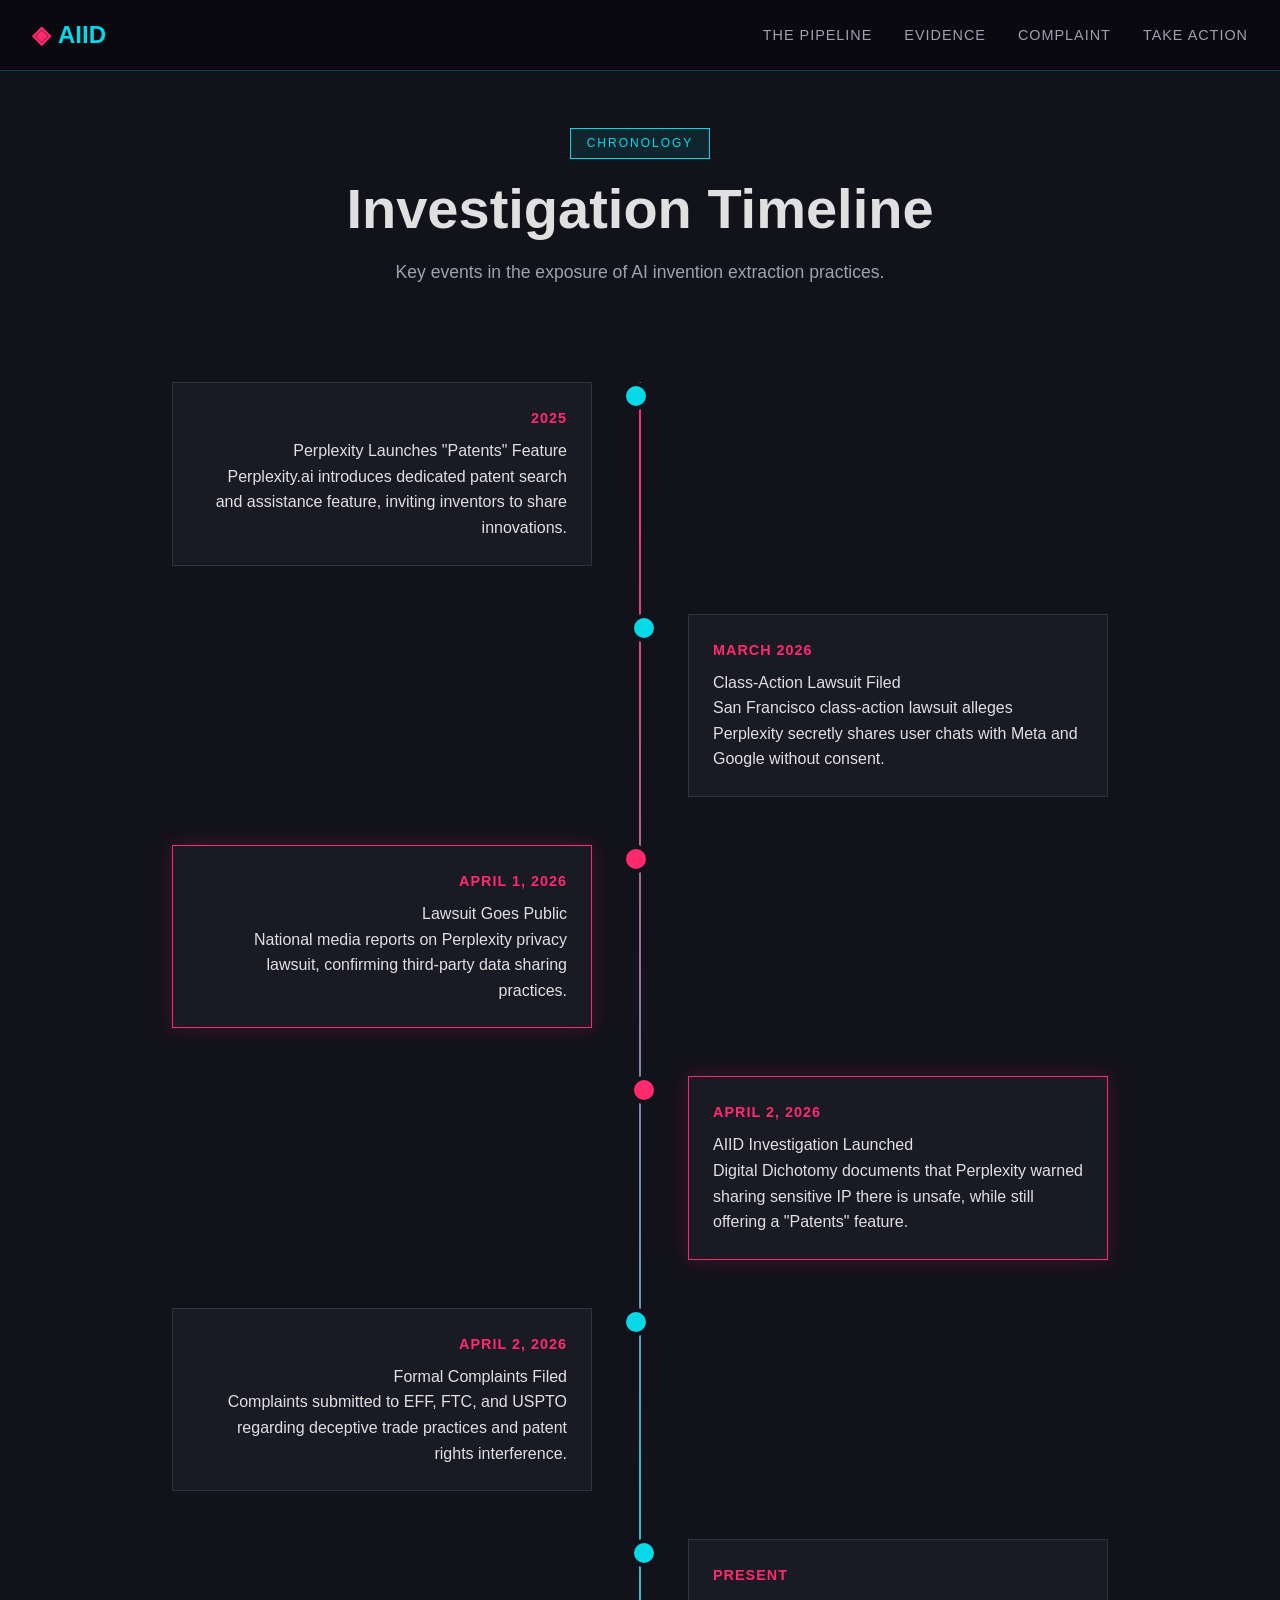
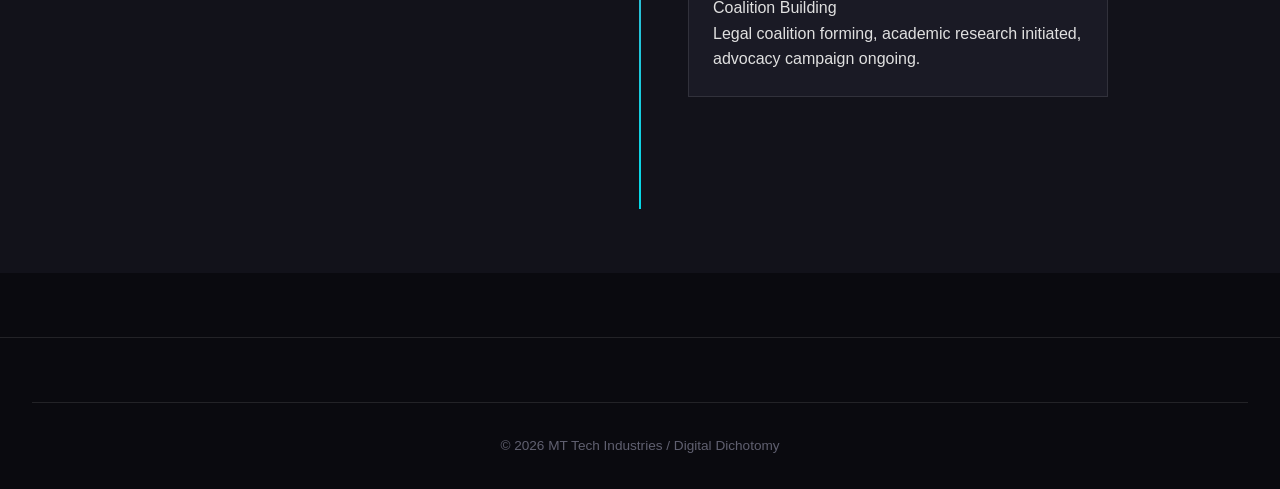
<file: timeline.html>
<!DOCTYPE html>
<html lang="en">
<head>
    <meta charset="UTF-8">
    <meta name="viewport" content="width=device-width, initial-scale=1.0">
    <title>Investigation Timeline | AIID - Digital Dichotomy</title>
    <link rel="stylesheet" href="assets/css/style.css">
    <style>
        .timeline-section { background: var(--bg-secondary); min-height: 100vh; padding-top: 8rem; }
        .timeline-container { max-width: 1000px; margin: 0 auto; padding: 0 2rem; }
        .timeline { position: relative; padding: 2rem 0; }
        .timeline::before { content: ''; position: absolute; left: 50%; transform: translateX(-50%); width: 2px; height: 100%; background: linear-gradient(to bottom, var(--accent-red), var(--accent-cyan)); }
        .timeline-item { position: relative; margin-bottom: 3rem; width: 50%; }
        .timeline-item:nth-child(odd) { left: 0; padding-right: 3rem; text-align: right; }
        .timeline-item:nth-child(even) { left: 50%; padding-left: 3rem; }
        .timeline-item::after { content: ''; position: absolute; width: 20px; height: 20px; background: var(--accent-cyan); border: 4px solid var(--bg-secondary); border-radius: 50%; top: 0; }
        .timeline-item:nth-child(odd)::after { right: -10px; }
        .timeline-item:nth-child(even)::after { left: -10px; }
        .timeline-content { background: var(--bg-tertiary); padding: 1.5rem; border: 1px solid rgba(255,255,255,0.1); }
        .timeline-date { color: var(--accent-red); font-weight: 700; font-size: 0.9rem; text-transform: uppercase; letter-spacing: 1px; margin-bottom: 0.5rem; }
        .timeline-item.highlight .timeline-content { border-color: var(--accent-red); box-shadow: 0 0 20px rgba(255,42,109,0.2); }
        .timeline-item.highlight::after { background: var(--accent-red); }
        @media (max-width: 768px) { .timeline::before { left: 20px; } .timeline-item { width: 100%; left: 0 !important; padding-left: 3rem !important; padding-right: 0 !important; text-align: left !important; } .timeline-item::after { left: 10px !important; right: auto !important; } }
    </style>
</head>
<body>
    <nav class="navbar">
        <div class="nav-container">
            <a href="index.html" class="logo">AIID</a>
            <ul class="nav-links">
                <li><a href="index.html#pipeline">The Pipeline</a></li>
                <li><a href="index.html#evidence">Evidence</a></li>
                <li><a href="index.html#complaint">Complaint</a></li>
                <li><a href="index.html#action">Take Action</a></li>
            </ul>
        </div>
    </nav>

    <section class="timeline-section">
        <div class="timeline-container">
            <div class="section-header">
                <span class="section-tag">Chronology</span>
                <h1 class="section-title">Investigation Timeline</h1>
                <p class="section-desc">Key events in the exposure of AI invention extraction practices.</p>
            </div>

            <div class="timeline">
                <div class="timeline-item">
                    <div class="timeline-content">
                        <div class="timeline-date">2025</div>
                        <div class="timeline-title">Perplexity Launches "Patents" Feature</div>
                        <div class="timeline-desc">Perplexity.ai introduces dedicated patent search and assistance feature, inviting inventors to share innovations.</div>
                    </div>
                </div>

                <div class="timeline-item">
                    <div class="timeline-content">
                        <div class="timeline-date">March 2026</div>
                        <div class="timeline-title">Class-Action Lawsuit Filed</div>
                        <div class="timeline-desc">San Francisco class-action lawsuit alleges Perplexity secretly shares user chats with Meta and Google without consent.</div>
                    </div>
                </div>

                <div class="timeline-item highlight">
                    <div class="timeline-content">
                        <div class="timeline-date">April 1, 2026</div>
                        <div class="timeline-title">Lawsuit Goes Public</div>
                        <div class="timeline-desc">National media reports on Perplexity privacy lawsuit, confirming third-party data sharing practices.</div>
                    </div>
                </div>

                <div class="timeline-item highlight">
                    <div class="timeline-content">
                        <div class="timeline-date">April 2, 2026</div>
                        <div class="timeline-title">AIID Investigation Launched</div>
                        <div class="timeline-desc">Digital Dichotomy documents that Perplexity warned sharing sensitive IP there is unsafe, while still offering a "Patents" feature.</div>
                    </div>
                </div>

                <div class="timeline-item">
                    <div class="timeline-content">
                        <div class="timeline-date">April 2, 2026</div>
                        <div class="timeline-title">Formal Complaints Filed</div>
                        <div class="timeline-desc">Complaints submitted to EFF, FTC, and USPTO regarding deceptive trade practices and patent rights interference.</div>
                    </div>
                </div>

                <div class="timeline-item">
                    <div class="timeline-content">
                        <div class="timeline-date">Present</div>
                        <div class="timeline-title">Coalition Building</div>
                        <div class="timeline-desc">Legal coalition forming, academic research initiated, advocacy campaign ongoing.</div>
                    </div>
                </div>
            </div>
        </div>
    </section>

    <footer style="margin-top: 4rem;">
        <div class="footer-bottom">
            <p>© 2026 MT Tech Industries / Digital Dichotomy</p>
        </div>
    </footer>
</body>
</html>
</file>
<file: assets/css/style.css>
/* AIID - Architecture of AI Invention Disclosure */
/* Digital Dichotomy - Dark Cyberpunk Theme */

:root {
    --bg-primary: #0a0a0f;
    --bg-secondary: #12121a;
    --bg-tertiary: #1a1a25;
    --accent-red: #ff2a6d;
    --accent-cyan: #05d9e8;
    --accent-purple: #9d4edd;
    --accent-orange: #ff6b35;
    --text-primary: #e0e0e0;
    --text-secondary: #a0a0b0;
    --text-muted: #606070;
    --border-glow: rgba(5, 217, 232, 0.3);
    --danger-glow: rgba(255, 42, 109, 0.4);
}

* {
    margin: 0;
    padding: 0;
    box-sizing: border-box;
}

html {
    scroll-behavior: smooth;
}

body {
    font-family: 'Segoe UI', Roboto, 'Helvetica Neue', sans-serif;
    background: var(--bg-primary);
    color: var(--text-primary);
    line-height: 1.6;
    overflow-x: hidden;
}

/* Glitch Effect */
.glitch {
    position: relative;
    animation: glitch-skew 1s infinite linear alternate-reverse;
}

.glitch::before,
.glitch::after {
    content: attr(data-text);
    position: absolute;
    top: 0;
    left: 0;
    width: 100%;
    height: 100%;
}

.glitch::before {
    animation: glitch-anim 2s infinite linear alternate-reverse;
    color: var(--accent-red);
    z-index: -1;
}

.glitch::after {
    animation: glitch-anim2 3s infinite linear alternate-reverse;
    color: var(--accent-cyan);
    z-index: -2;
}

@keyframes glitch-anim {
    0% { clip-path: inset(20% 0 80% 0); transform: translate(-2px, 0); }
    20% { clip-path: inset(60% 0 10% 0); transform: translate(2px, 0); }
    40% { clip-path: inset(40% 0 50% 0); transform: translate(-2px, 0); }
    60% { clip-path: inset(80% 0 5% 0); transform: translate(2px, 0); }
    80% { clip-path: inset(10% 0 70% 0); transform: translate(-2px, 0); }
    100% { clip-path: inset(30% 0 50% 0); transform: translate(2px, 0); }
}

@keyframes glitch-anim2 {
    0% { clip-path: inset(10% 0 60% 0); transform: translate(2px, 0); }
    20% { clip-path: inset(30% 0 20% 0); transform: translate(-2px, 0); }
    40% { clip-path: inset(70% 0 10% 0); transform: translate(2px, 0); }
    60% { clip-path: inset(20% 0 50% 0); transform: translate(-2px, 0); }
    80% { clip-path: inset(50% 0 30% 0); transform: translate(2px, 0); }
    100% { clip-path: inset(0% 0 80% 0); transform: translate(-2px, 0); }
}

@keyframes glitch-skew {
    0% { transform: skew(0deg); }
    10% { transform: skew(-2deg); }
    20% { transform: skew(2deg); }
    30% { transform: skew(0deg); }
    100% { transform: skew(0deg); }
}

/* Navigation */
.navbar {
    position: fixed;
    top: 0;
    width: 100%;
    background: rgba(10, 10, 15, 0.95);
    backdrop-filter: blur(10px);
    border-bottom: 1px solid var(--border-glow);
    z-index: 1000;
    padding: 1rem 0;
}

.nav-container {
    max-width: 1400px;
    margin: 0 auto;
    padding: 0 2rem;
    display: flex;
    justify-content: space-between;
    align-items: center;
}

.logo {
    font-size: 1.5rem;
    font-weight: 700;
    color: var(--accent-cyan);
    text-decoration: none;
    display: flex;
    align-items: center;
    gap: 0.5rem;
}

.logo::before {
    content: '◈';
    color: var(--accent-red);
    animation: pulse 2s infinite;
}

@keyframes pulse {
    0%, 100% { opacity: 1; }
    50% { opacity: 0.5; }
}

.nav-links {
    display: flex;
    gap: 2rem;
    list-style: none;
}

.nav-links a {
    color: var(--text-secondary);
    text-decoration: none;
    font-size: 0.9rem;
    text-transform: uppercase;
    letter-spacing: 1px;
    transition: all 0.3s;
    position: relative;
}

.nav-links a::after {
    content: '';
    position: absolute;
    bottom: -5px;
    left: 0;
    width: 0;
    height: 2px;
    background: var(--accent-cyan);
    transition: width 0.3s;
}

.nav-links a:hover {
    color: var(--accent-cyan);
}

.nav-links a:hover::after {
    width: 100%;
}

/* Hero Section */
.hero {
    min-height: 100vh;
    display: flex;
    align-items: center;
    justify-content: center;
    position: relative;
    padding: 6rem 2rem 2rem;
    background: 
        radial-gradient(ellipse at 20% 80%, rgba(255, 42, 109, 0.15) 0%, transparent 50%),
        radial-gradient(ellipse at 80% 20%, rgba(5, 217, 232, 0.1) 0%, transparent 50%),
        var(--bg-primary);
    overflow: hidden;
}

.hero::before {
    content: '';
    position: absolute;
    top: 0;
    left: 0;
    right: 0;
    bottom: 0;
    background: 
        repeating-linear-gradient(
            0deg,
            transparent,
            transparent 2px,
            rgba(5, 217, 232, 0.03) 2px,
            rgba(5, 217, 232, 0.03) 4px
        );
    pointer-events: none;
}

.hero-content {
    max-width: 1000px;
    text-align: center;
    position: relative;
    z-index: 1;
}

.hero-badge {
    display: inline-block;
    padding: 0.5rem 1.5rem;
    background: rgba(255, 42, 109, 0.2);
    border: 1px solid var(--accent-red);
    color: var(--accent-red);
    font-size: 0.8rem;
    text-transform: uppercase;
    letter-spacing: 2px;
    margin-bottom: 2rem;
    animation: border-pulse 2s infinite;
}

@keyframes border-pulse {
    0%, 100% { border-color: var(--accent-red); box-shadow: 0 0 10px rgba(255, 42, 109, 0.3); }
    50% { border-color: rgba(255, 42, 109, 0.5); box-shadow: 0 0 20px rgba(255, 42, 109, 0.5); }
}

.hero h1 {
    font-size: clamp(2.5rem, 8vw, 5rem);
    font-weight: 900;
    line-height: 1.1;
    margin-bottom: 1.5rem;
    text-transform: uppercase;
    letter-spacing: -2px;
}

.hero h1 .highlight {
    color: var(--accent-red);
    text-shadow: 0 0 30px rgba(255, 42, 109, 0.5);
}

.hero-subtitle {
    font-size: 1.3rem;
    color: var(--text-secondary);
    max-width: 700px;
    margin: 0 auto 3rem;
}

.hero-stats {
    display: flex;
    justify-content: center;
    gap: 4rem;
    margin-bottom: 3rem;
    flex-wrap: wrap;
}

.stat {
    text-align: center;
}

.stat-number {
    font-size: 3rem;
    font-weight: 900;
    color: var(--accent-cyan);
    display: block;
    line-height: 1;
}

.stat-label {
    font-size: 0.8rem;
    color: var(--text-muted);
    text-transform: uppercase;
    letter-spacing: 1px;
}

.cta-group {
    display: flex;
    gap: 1rem;
    justify-content: center;
    flex-wrap: wrap;
}

.btn {
    padding: 1rem 2.5rem;
    font-size: 0.9rem;
    text-transform: uppercase;
    letter-spacing: 2px;
    text-decoration: none;
    border: 2px solid;
    transition: all 0.3s;
    cursor: pointer;
    font-weight: 700;
    display: inline-flex;
    align-items: center;
    gap: 0.5rem;
}

.btn-primary {
    background: var(--accent-red);
    border-color: var(--accent-red);
    color: var(--bg-primary);
    box-shadow: 0 0 30px rgba(255, 42, 109, 0.4);
}

.btn-primary:hover {
    background: transparent;
    color: var(--accent-red);
    box-shadow: 0 0 50px rgba(255, 42, 109, 0.6);
}

.btn-secondary {
    background: transparent;
    border-color: var(--accent-cyan);
    color: var(--accent-cyan);
}

.btn-secondary:hover {
    background: var(--accent-cyan);
    color: var(--bg-primary);
    box-shadow: 0 0 30px rgba(5, 217, 232, 0.4);
}

/* Section Styles */
section {
    padding: 6rem 2rem;
    position: relative;
}

.section-header {
    text-align: center;
    max-width: 800px;
    margin: 0 auto 4rem;
}

.section-tag {
    display: inline-block;
    padding: 0.3rem 1rem;
    background: rgba(5, 217, 232, 0.1);
    border: 1px solid var(--accent-cyan);
    color: var(--accent-cyan);
    font-size: 0.75rem;
    text-transform: uppercase;
    letter-spacing: 2px;
    margin-bottom: 1rem;
}

.section-title {
    font-size: clamp(2rem, 5vw, 3.5rem);
    font-weight: 800;
    margin-bottom: 1rem;
    line-height: 1.2;
}

.section-desc {
    color: var(--text-secondary);
    font-size: 1.1rem;
}

/* The Pipeline Section */
.pipeline-section {
    background: var(--bg-secondary);
}

.pipeline-container {
    max-width: 1400px;
    margin: 0 auto;
}

.pipeline-diagram {
    display: grid;
    grid-template-columns: repeat(auto-fit, minmax(200px, 1fr));
    gap: 1.5rem;
    margin-bottom: 4rem;
}

.stage {
    background: var(--bg-tertiary);
    border: 1px solid rgba(255, 255, 255, 0.1);
    padding: 2rem;
    position: relative;
    transition: all 0.3s;
}

.stage::before {
    content: attr(data-stage);
    position: absolute;
    top: -12px;
    left: 20px;
    background: var(--accent-red);
    color: var(--bg-primary);
    padding: 0.2rem 0.8rem;
    font-size: 0.7rem;
    font-weight: 700;
    text-transform: uppercase;
}

.stage:hover {
    border-color: var(--accent-cyan);
    transform: translateY(-5px);
    box-shadow: 0 10px 40px rgba(5, 217, 232, 0.2);
}

.stage-icon {
    font-size: 2.5rem;
    margin-bottom: 1rem;
}

.stage h3 {
    color: var(--accent-cyan);
    font-size: 1.1rem;
    margin-bottom: 0.5rem;
    text-transform: uppercase;
    letter-spacing: 1px;
}

.stage p {
    color: var(--text-secondary);
    font-size: 0.9rem;
}

.stage-arrow {
    display: none;
}

@media (min-width: 1200px) {
    .pipeline-diagram {
        grid-template-columns: repeat(7, 1fr);
    }
    .stage-arrow {
        display: block;
        position: absolute;
        right: -20px;
        top: 50%;
        transform: translateY(-50%);
        color: var(--accent-red);
        font-size: 1.5rem;
        z-index: 10;
    }
}

/* Evidence Section */
.evidence-section {
    background: var(--bg-primary);
}

.evidence-grid {
    max-width: 1400px;
    margin: 0 auto;
    display: grid;
    grid-template-columns: repeat(auto-fit, minmax(350px, 1fr));
    gap: 2rem;
}

.evidence-card {
    background: var(--bg-secondary);
    border: 1px solid rgba(255, 42, 109, 0.3);
    padding: 2rem;
    position: relative;
    overflow: hidden;
}

.evidence-card::before {
    content: '';
    position: absolute;
    top: 0;
    left: 0;
    width: 4px;
    height: 100%;
    background: var(--accent-red);
}

.evidence-card.highlight {
    border-color: var(--accent-red);
    box-shadow: 0 0 30px rgba(255, 42, 109, 0.2);
}

.evidence-card h3 {
    color: var(--accent-red);
    font-size: 1.2rem;
    margin-bottom: 1rem;
    display: flex;
    align-items: center;
    gap: 0.5rem;
}

.evidence-card blockquote {
    color: var(--text-primary);
    font-style: italic;
    border-left: 3px solid var(--accent-cyan);
    padding-left: 1rem;
    margin: 1rem 0;
    font-size: 0.95rem;
}

.evidence-card .source {
    color: var(--text-muted);
    font-size: 0.8rem;
    margin-top: 1rem;
    padding-top: 1rem;
    border-top: 1px solid rgba(255, 255, 255, 0.1);
}

/* Complaint Section */
.complaint-section {
    background: var(--bg-secondary);
}

.complaint-container {
    max-width: 900px;
    margin: 0 auto;
    background: var(--bg-tertiary);
    border: 1px solid var(--border-glow);
    padding: 3rem;
    position: relative;
}

.complaint-container::before {
    content: 'OFFICIAL COMPLAINT';
    position: absolute;
    top: -15px;
    left: 50%;
    transform: translateX(-50%);
    background: var(--accent-purple);
    color: white;
    padding: 0.5rem 2rem;
    font-size: 0.8rem;
    font-weight: 700;
    letter-spacing: 2px;
}

.complaint-header {
    text-align: center;
    margin-bottom: 3rem;
    padding-bottom: 2rem;
    border-bottom: 2px solid rgba(255, 42, 109, 0.3);
}

.complaint-header h2 {
    color: var(--accent-red);
    font-size: 2rem;
    margin-bottom: 0.5rem;
}

.complaint-meta {
    display: flex;
    justify-content: center;
    gap: 2rem;
    color: var(--text-muted);
    font-size: 0.9rem;
    flex-wrap: wrap;
}

.complaint-content h3 {
    color: var(--accent-cyan);
    margin: 2rem 0 1rem;
    font-size: 1.3rem;
}

.complaint-content p {
    margin-bottom: 1rem;
    text-align: justify;
}

.complaint-content ul {
    margin: 1rem 0 1rem 2rem;
    color: var(--text-secondary);
}

.complaint-content li {
    margin-bottom: 0.5rem;
}

.demand-box {
    background: rgba(255, 42, 109, 0.1);
    border: 2px solid var(--accent-red);
    padding: 2rem;
    margin: 2rem 0;
}

.demand-box h4 {
    color: var(--accent-red);
    margin-bottom: 1rem;
    text-transform: uppercase;
    letter-spacing: 1px;
}

/* Action Section */
.action-section {
    background: var(--bg-primary);
}

.action-grid {
    max-width: 1400px;
    margin: 0 auto;
    display: grid;
    grid-template-columns: repeat(auto-fit, minmax(300px, 1fr));
    gap: 2rem;
}

.action-card {
    background: var(--bg-secondary);
    padding: 2.5rem;
    border: 1px solid rgba(255, 255, 255, 0.1);
    transition: all 0.3s;
    position: relative;
    overflow: hidden;
}

.action-card::after {
    content: '';
    position: absolute;
    bottom: 0;
    left: 0;
    width: 100%;
    height: 3px;
    background: linear-gradient(90deg, var(--accent-red), var(--accent-cyan));
    transform: scaleX(0);
    transition: transform 0.3s;
}

.action-card:hover::after {
    transform: scaleX(1);
}

.action-card:hover {
    border-color: var(--accent-cyan);
    transform: translateY(-5px);
}

.action-card .icon {
    font-size: 3rem;
    margin-bottom: 1.5rem;
}

.action-card h3 {
    font-size: 1.3rem;
    margin-bottom: 1rem;
    color: var(--text-primary);
}

.action-card p {
    color: var(--text-secondary);
    margin-bottom: 1.5rem;
}

.action-card .btn {
    width: 100%;
    justify-content: center;
}

/* Resources Section */
.resources-section {
    background: var(--bg-secondary);
}

.resources-grid {
    max-width: 1400px;
    margin: 0 auto;
    display: grid;
    grid-template-columns: repeat(auto-fit, minmax(250px, 1fr));
    gap: 1.5rem;
}

.resource-item {
    background: var(--bg-tertiary);
    padding: 1.5rem;
    border-left: 4px solid var(--accent-cyan);
    transition: all 0.3s;
}

.resource-item:hover {
    background: var(--bg-primary);
    border-left-color: var(--accent-red);
}

.resource-item h4 {
    color: var(--accent-cyan);
    margin-bottom: 0.5rem;
    font-size: 1rem;
}

.resource-item p {
    color: var(--text-muted);
    font-size: 0.85rem;
    margin-bottom: 0.5rem;
}

.resource-item a {
    color: var(--accent-red);
    text-decoration: none;
    font-size: 0.85rem;
    font-weight: 600;
}

/* Footer */
footer {
    background: var(--bg-primary);
    border-top: 1px solid rgba(255, 255, 255, 0.1);
    padding: 4rem 2rem 2rem;
}

.footer-content {
    max-width: 1400px;
    margin: 0 auto;
    display: grid;
    grid-template-columns: repeat(auto-fit, minmax(250px, 1fr));
    gap: 3rem;
    margin-bottom: 3rem;
}

.footer-section h4 {
    color: var(--accent-cyan);
    margin-bottom: 1.5rem;
    text-transform: uppercase;
    letter-spacing: 1px;
    font-size: 0.9rem;
}

.footer-section p,
.footer-section a {
    color: var(--text-secondary);
    text-decoration: none;
    font-size: 0.9rem;
    line-height: 1.8;
}

.footer-section a:hover {
    color: var(--accent-red);
}

.footer-bottom {
    text-align: center;
    padding-top: 2rem;
    border-top: 1px solid rgba(255, 255, 255, 0.1);
    color: var(--text-muted);
    font-size: 0.85rem;
}

/* Warning Banner */
.warning-banner {
    background: linear-gradient(90deg, rgba(255, 42, 109, 0.2), rgba(255, 107, 53, 0.2));
    border: 1px solid var(--accent-red);
    padding: 1.5rem;
    margin: 2rem 0;
    display: flex;
    align-items: center;
    gap: 1rem;
}

.warning-banner .icon {
    font-size: 2rem;
    color: var(--accent-red);
}

.warning-banner p {
    margin: 0;
    color: var(--text-primary);
    font-weight: 600;
}

/* Terminal Effect */
.terminal {
    background: #0d0d12;
    border: 1px solid rgba(5, 217, 232, 0.3);
    padding: 1.5rem;
    font-family: 'Courier New', monospace;
    margin: 1.5rem 0;
}

.terminal-header {
    display: flex;
    gap: 0.5rem;
    margin-bottom: 1rem;
    padding-bottom: 0.5rem;
    border-bottom: 1px solid rgba(255, 255, 255, 0.1);
}

.terminal-btn {
    width: 12px;
    height: 12px;
    border-radius: 50%;
}

.terminal-btn.red { background: var(--accent-red); }
.terminal-btn.yellow { background: var(--accent-orange); }
.terminal-btn.green { background: #00ff88; }

.terminal-content {
    color: var(--accent-cyan);
    font-size: 0.9rem;
    line-height: 1.6;
}

.terminal-content .prompt {
    color: var(--accent-red);
}

/* Responsive */
@media (max-width: 768px) {
    .nav-links {
        display: none;
    }

    .hero-stats {
        gap: 2rem;
    }

    .stat-number {
        font-size: 2rem;
    }

    .complaint-container {
        padding: 2rem 1.5rem;
    }
}

/* Scroll animations */
.fade-in {
    opacity: 0;
    transform: translateY(30px);
    transition: all 0.6s ease-out;
}

.fade-in.visible {
    opacity: 1;
    transform: translateY(0);
}
</file>
